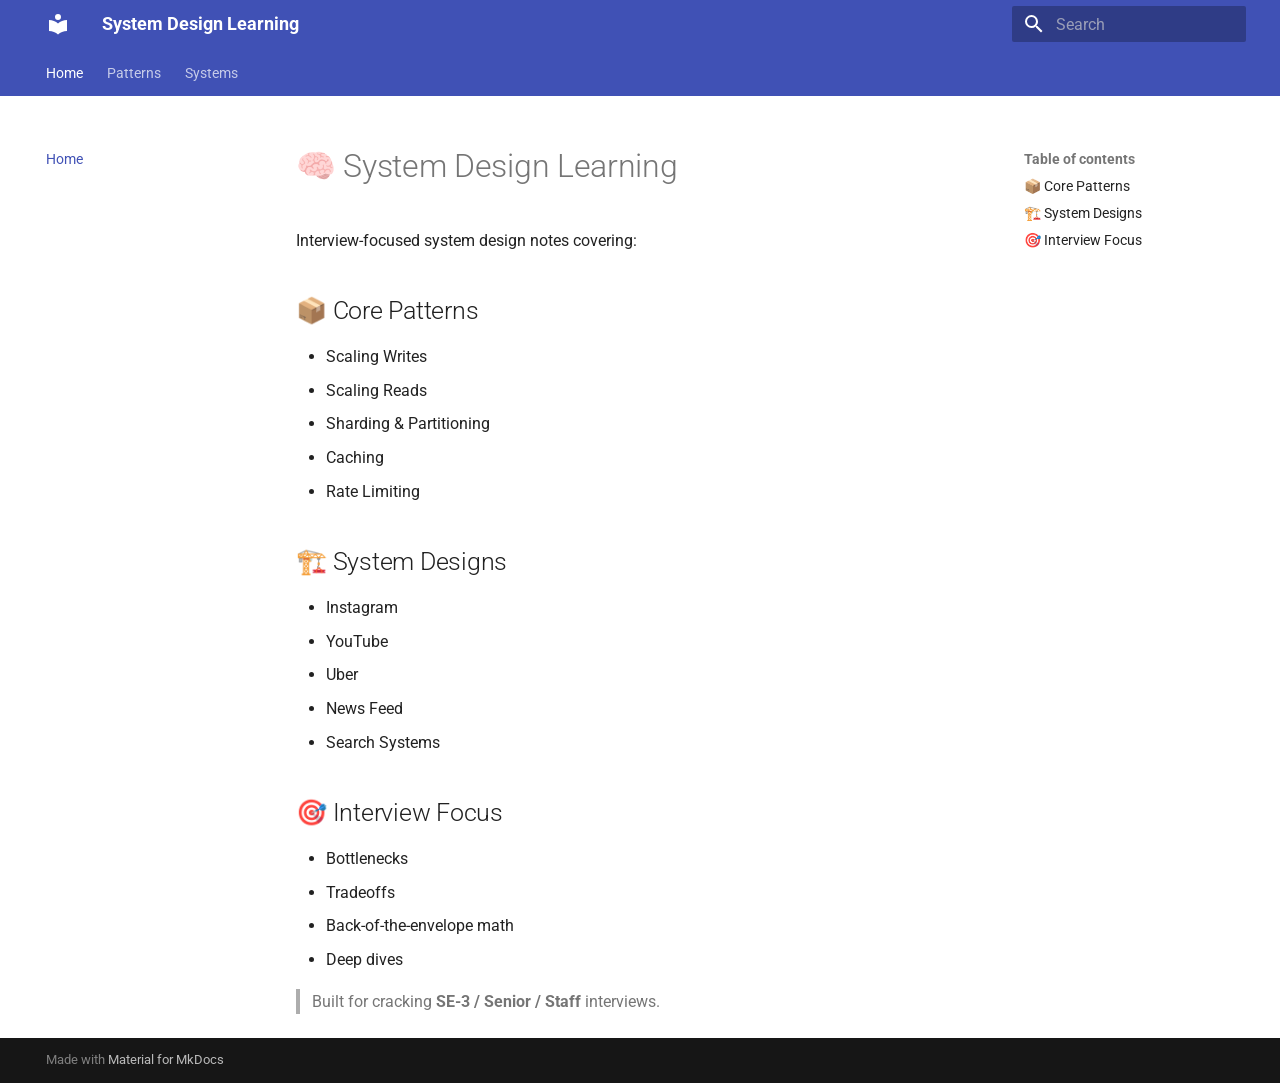
<file: index.html>
<!doctype html>
<html lang="en" class="no-js">
  <head>
    
      <meta charset="utf-8">
      <meta name="viewport" content="width=device-width,initial-scale=1">
      
      
      
        <link rel="canonical" href="https://sachinkumarjallundhra.github.io/system-design-learning/">
      
      
      
        <link rel="next" href="patterns/scaling-writes/">
      
      
        
      
      
      <link rel="icon" href="assets/images/favicon.png">
      <meta name="generator" content="mkdocs-1.6.1, mkdocs-material-9.7.1">
    
    
      
        <title>System Design Learning</title>
      
    
    
      <link rel="stylesheet" href="assets/stylesheets/main.484c7ddc.min.css">
      
      


    
    
      
    
    
      
        
        
        <link rel="preconnect" href="https://fonts.gstatic.com" crossorigin>
        <link rel="stylesheet" href="https://fonts.googleapis.com/css?family=Roboto:300,300i,400,400i,700,700i%7CRoboto+Mono:400,400i,700,700i&display=fallback">
        <style>:root{--md-text-font:"Roboto";--md-code-font:"Roboto Mono"}</style>
      
    
    
    <script>__md_scope=new URL(".",location),__md_hash=e=>[...e].reduce(((e,_)=>(e<<5)-e+_.charCodeAt(0)),0),__md_get=(e,_=localStorage,t=__md_scope)=>JSON.parse(_.getItem(t.pathname+"."+e)),__md_set=(e,_,t=localStorage,a=__md_scope)=>{try{t.setItem(a.pathname+"."+e,JSON.stringify(_))}catch(e){}}</script>
    
      

    
    
  </head>
  
  
    <body dir="ltr">
  
    
    <input class="md-toggle" data-md-toggle="drawer" type="checkbox" id="__drawer" autocomplete="off">
    <input class="md-toggle" data-md-toggle="search" type="checkbox" id="__search" autocomplete="off">
    <label class="md-overlay" for="__drawer"></label>
    <div data-md-component="skip">
      
        
        <a href="#system-design-learning" class="md-skip">
          Skip to content
        </a>
      
    </div>
    <div data-md-component="announce">
      
    </div>
    
    
      

<header class="md-header" data-md-component="header">
  <nav class="md-header__inner md-grid" aria-label="Header">
    <a href="." title="System Design Learning" class="md-header__button md-logo" aria-label="System Design Learning" data-md-component="logo">
      
  
  <svg xmlns="http://www.w3.org/2000/svg" viewBox="0 0 24 24"><path d="M12 8a3 3 0 0 0 3-3 3 3 0 0 0-3-3 3 3 0 0 0-3 3 3 3 0 0 0 3 3m0 3.54C9.64 9.35 6.5 8 3 8v11c3.5 0 6.64 1.35 9 3.54 2.36-2.19 5.5-3.54 9-3.54V8c-3.5 0-6.64 1.35-9 3.54"/></svg>

    </a>
    <label class="md-header__button md-icon" for="__drawer">
      
      <svg xmlns="http://www.w3.org/2000/svg" viewBox="0 0 24 24"><path d="M3 6h18v2H3zm0 5h18v2H3zm0 5h18v2H3z"/></svg>
    </label>
    <div class="md-header__title" data-md-component="header-title">
      <div class="md-header__ellipsis">
        <div class="md-header__topic">
          <span class="md-ellipsis">
            System Design Learning
          </span>
        </div>
        <div class="md-header__topic" data-md-component="header-topic">
          <span class="md-ellipsis">
            
              Home
            
          </span>
        </div>
      </div>
    </div>
    
    
      <script>var palette=__md_get("__palette");if(palette&&palette.color){if("(prefers-color-scheme)"===palette.color.media){var media=matchMedia("(prefers-color-scheme: light)"),input=document.querySelector(media.matches?"[data-md-color-media='(prefers-color-scheme: light)']":"[data-md-color-media='(prefers-color-scheme: dark)']");palette.color.media=input.getAttribute("data-md-color-media"),palette.color.scheme=input.getAttribute("data-md-color-scheme"),palette.color.primary=input.getAttribute("data-md-color-primary"),palette.color.accent=input.getAttribute("data-md-color-accent")}for(var[key,value]of Object.entries(palette.color))document.body.setAttribute("data-md-color-"+key,value)}</script>
    
    
    
      
      
        <label class="md-header__button md-icon" for="__search">
          
          <svg xmlns="http://www.w3.org/2000/svg" viewBox="0 0 24 24"><path d="M9.5 3A6.5 6.5 0 0 1 16 9.5c0 1.61-.59 3.09-1.56 4.23l.27.27h.79l5 5-1.5 1.5-5-5v-.79l-.27-.27A6.52 6.52 0 0 1 9.5 16 6.5 6.5 0 0 1 3 9.5 6.5 6.5 0 0 1 9.5 3m0 2C7 5 5 7 5 9.5S7 14 9.5 14 14 12 14 9.5 12 5 9.5 5"/></svg>
        </label>
        <div class="md-search" data-md-component="search" role="dialog">
  <label class="md-search__overlay" for="__search"></label>
  <div class="md-search__inner" role="search">
    <form class="md-search__form" name="search">
      <input type="text" class="md-search__input" name="query" aria-label="Search" placeholder="Search" autocapitalize="off" autocorrect="off" autocomplete="off" spellcheck="false" data-md-component="search-query" required>
      <label class="md-search__icon md-icon" for="__search">
        
        <svg xmlns="http://www.w3.org/2000/svg" viewBox="0 0 24 24"><path d="M9.5 3A6.5 6.5 0 0 1 16 9.5c0 1.61-.59 3.09-1.56 4.23l.27.27h.79l5 5-1.5 1.5-5-5v-.79l-.27-.27A6.52 6.52 0 0 1 9.5 16 6.5 6.5 0 0 1 3 9.5 6.5 6.5 0 0 1 9.5 3m0 2C7 5 5 7 5 9.5S7 14 9.5 14 14 12 14 9.5 12 5 9.5 5"/></svg>
        
        <svg xmlns="http://www.w3.org/2000/svg" viewBox="0 0 24 24"><path d="M20 11v2H8l5.5 5.5-1.42 1.42L4.16 12l7.92-7.92L13.5 5.5 8 11z"/></svg>
      </label>
      <nav class="md-search__options" aria-label="Search">
        
        <button type="reset" class="md-search__icon md-icon" title="Clear" aria-label="Clear" tabindex="-1">
          
          <svg xmlns="http://www.w3.org/2000/svg" viewBox="0 0 24 24"><path d="M19 6.41 17.59 5 12 10.59 6.41 5 5 6.41 10.59 12 5 17.59 6.41 19 12 13.41 17.59 19 19 17.59 13.41 12z"/></svg>
        </button>
      </nav>
      
    </form>
    <div class="md-search__output">
      <div class="md-search__scrollwrap" tabindex="0" data-md-scrollfix>
        <div class="md-search-result" data-md-component="search-result">
          <div class="md-search-result__meta">
            Initializing search
          </div>
          <ol class="md-search-result__list" role="presentation"></ol>
        </div>
      </div>
    </div>
  </div>
</div>
      
    
    
  </nav>
  
</header>
    
    <div class="md-container" data-md-component="container">
      
      
        
          
            
<nav class="md-tabs" aria-label="Tabs" data-md-component="tabs">
  <div class="md-grid">
    <ul class="md-tabs__list">
      
        
  
  
  
    
  
  
    <li class="md-tabs__item md-tabs__item--active">
      <a href="." class="md-tabs__link">
        
  
  
    
  
  Home

      </a>
    </li>
  

      
        
  
  
  
  
    
    
      <li class="md-tabs__item">
        <a href="patterns/scaling-writes/" class="md-tabs__link">
          
  
  
  Patterns

        </a>
      </li>
    
  

      
        
  
  
  
  
    
    
      <li class="md-tabs__item">
        <a href="systems/instagram.md" class="md-tabs__link">
          
  
  
  Systems

        </a>
      </li>
    
  

      
    </ul>
  </div>
</nav>
          
        
      
      <main class="md-main" data-md-component="main">
        <div class="md-main__inner md-grid">
          
            
              
              <div class="md-sidebar md-sidebar--primary" data-md-component="sidebar" data-md-type="navigation" >
                <div class="md-sidebar__scrollwrap">
                  <div class="md-sidebar__inner">
                    


  


<nav class="md-nav md-nav--primary md-nav--lifted" aria-label="Navigation" data-md-level="0">
  <label class="md-nav__title" for="__drawer">
    <a href="." title="System Design Learning" class="md-nav__button md-logo" aria-label="System Design Learning" data-md-component="logo">
      
  
  <svg xmlns="http://www.w3.org/2000/svg" viewBox="0 0 24 24"><path d="M12 8a3 3 0 0 0 3-3 3 3 0 0 0-3-3 3 3 0 0 0-3 3 3 3 0 0 0 3 3m0 3.54C9.64 9.35 6.5 8 3 8v11c3.5 0 6.64 1.35 9 3.54 2.36-2.19 5.5-3.54 9-3.54V8c-3.5 0-6.64 1.35-9 3.54"/></svg>

    </a>
    System Design Learning
  </label>
  
  <ul class="md-nav__list" data-md-scrollfix>
    
      
      
  
  
    
  
  
  
    <li class="md-nav__item md-nav__item--active">
      
      <input class="md-nav__toggle md-toggle" type="checkbox" id="__toc">
      
      
        
      
      
        <label class="md-nav__link md-nav__link--active" for="__toc">
          
  
  
  <span class="md-ellipsis">
    
  
    Home
  

    
  </span>
  
  

          <span class="md-nav__icon md-icon"></span>
        </label>
      
      <a href="." class="md-nav__link md-nav__link--active">
        
  
  
  <span class="md-ellipsis">
    
  
    Home
  

    
  </span>
  
  

      </a>
      
        

<nav class="md-nav md-nav--secondary" aria-label="Table of contents">
  
  
  
    
  
  
    <label class="md-nav__title" for="__toc">
      <span class="md-nav__icon md-icon"></span>
      Table of contents
    </label>
    <ul class="md-nav__list" data-md-component="toc" data-md-scrollfix>
      
        <li class="md-nav__item">
  <a href="#core-patterns" class="md-nav__link">
    <span class="md-ellipsis">
      
        📦 Core Patterns
      
    </span>
  </a>
  
</li>
      
        <li class="md-nav__item">
  <a href="#system-designs" class="md-nav__link">
    <span class="md-ellipsis">
      
        🏗️ System Designs
      
    </span>
  </a>
  
</li>
      
        <li class="md-nav__item">
  <a href="#interview-focus" class="md-nav__link">
    <span class="md-ellipsis">
      
        🎯 Interview Focus
      
    </span>
  </a>
  
</li>
      
    </ul>
  
</nav>
      
    </li>
  

    
      
      
  
  
  
  
    
    
    
    
      
      
        
      
    
    
    <li class="md-nav__item md-nav__item--nested">
      
        
        
        <input class="md-nav__toggle md-toggle " type="checkbox" id="__nav_2" >
        
          
          <label class="md-nav__link" for="__nav_2" id="__nav_2_label" tabindex="0">
            
  
  
  <span class="md-ellipsis">
    
  
    Patterns
  

    
  </span>
  
  

            <span class="md-nav__icon md-icon"></span>
          </label>
        
        <nav class="md-nav" data-md-level="1" aria-labelledby="__nav_2_label" aria-expanded="false">
          <label class="md-nav__title" for="__nav_2">
            <span class="md-nav__icon md-icon"></span>
            
  
    Patterns
  

          </label>
          <ul class="md-nav__list" data-md-scrollfix>
            
              
                
  
  
  
  
    <li class="md-nav__item">
      <a href="patterns/scaling-writes/" class="md-nav__link">
        
  
  
  <span class="md-ellipsis">
    
  
    Scaling Writes
  

    
  </span>
  
  

      </a>
    </li>
  

              
            
          </ul>
        </nav>
      
    </li>
  

    
      
      
  
  
  
  
    
    
    
    
      
      
        
      
    
    
    <li class="md-nav__item md-nav__item--nested">
      
        
        
        <input class="md-nav__toggle md-toggle " type="checkbox" id="__nav_3" >
        
          
          <label class="md-nav__link" for="__nav_3" id="__nav_3_label" tabindex="0">
            
  
  
  <span class="md-ellipsis">
    
  
    Systems
  

    
  </span>
  
  

            <span class="md-nav__icon md-icon"></span>
          </label>
        
        <nav class="md-nav" data-md-level="1" aria-labelledby="__nav_3_label" aria-expanded="false">
          <label class="md-nav__title" for="__nav_3">
            <span class="md-nav__icon md-icon"></span>
            
  
    Systems
  

          </label>
          <ul class="md-nav__list" data-md-scrollfix>
            
              
                
  
  
  
  
    <li class="md-nav__item">
      <a href="systems/instagram.md" class="md-nav__link">
        
  
  
  <span class="md-ellipsis">
    
  
    Instagram
  

    
  </span>
  
  

      </a>
    </li>
  

              
            
              
                
  
  
  
  
    <li class="md-nav__item">
      <a href="systems/youtube.md" class="md-nav__link">
        
  
  
  <span class="md-ellipsis">
    
  
    YouTube
  

    
  </span>
  
  

      </a>
    </li>
  

              
            
          </ul>
        </nav>
      
    </li>
  

    
  </ul>
</nav>
                  </div>
                </div>
              </div>
            
            
              
              <div class="md-sidebar md-sidebar--secondary" data-md-component="sidebar" data-md-type="toc" >
                <div class="md-sidebar__scrollwrap">
                  <div class="md-sidebar__inner">
                    

<nav class="md-nav md-nav--secondary" aria-label="Table of contents">
  
  
  
    
  
  
    <label class="md-nav__title" for="__toc">
      <span class="md-nav__icon md-icon"></span>
      Table of contents
    </label>
    <ul class="md-nav__list" data-md-component="toc" data-md-scrollfix>
      
        <li class="md-nav__item">
  <a href="#core-patterns" class="md-nav__link">
    <span class="md-ellipsis">
      
        📦 Core Patterns
      
    </span>
  </a>
  
</li>
      
        <li class="md-nav__item">
  <a href="#system-designs" class="md-nav__link">
    <span class="md-ellipsis">
      
        🏗️ System Designs
      
    </span>
  </a>
  
</li>
      
        <li class="md-nav__item">
  <a href="#interview-focus" class="md-nav__link">
    <span class="md-ellipsis">
      
        🎯 Interview Focus
      
    </span>
  </a>
  
</li>
      
    </ul>
  
</nav>
                  </div>
                </div>
              </div>
            
          
          
            <div class="md-content" data-md-component="content">
              
              <article class="md-content__inner md-typeset">
                
                  



<h1 id="system-design-learning">🧠 System Design Learning<a class="headerlink" href="#system-design-learning" title="Permanent link">&para;</a></h1>
<p>Interview-focused system design notes covering:</p>
<h2 id="core-patterns">📦 Core Patterns<a class="headerlink" href="#core-patterns" title="Permanent link">&para;</a></h2>
<ul>
<li>Scaling Writes</li>
<li>Scaling Reads</li>
<li>Sharding &amp; Partitioning</li>
<li>Caching</li>
<li>Rate Limiting</li>
</ul>
<h2 id="system-designs">🏗️ System Designs<a class="headerlink" href="#system-designs" title="Permanent link">&para;</a></h2>
<ul>
<li>Instagram</li>
<li>YouTube</li>
<li>Uber</li>
<li>News Feed</li>
<li>Search Systems</li>
</ul>
<h2 id="interview-focus">🎯 Interview Focus<a class="headerlink" href="#interview-focus" title="Permanent link">&para;</a></h2>
<ul>
<li>Bottlenecks</li>
<li>Tradeoffs</li>
<li>Back-of-the-envelope math</li>
<li>Deep dives</li>
</ul>
<blockquote>
<p>Built for cracking <strong>SE-3 / Senior / Staff</strong> interviews.</p>
</blockquote>












                
              </article>
            </div>
          
          
<script>var target=document.getElementById(location.hash.slice(1));target&&target.name&&(target.checked=target.name.startsWith("__tabbed_"))</script>
        </div>
        
          <button type="button" class="md-top md-icon" data-md-component="top" hidden>
  
  <svg xmlns="http://www.w3.org/2000/svg" viewBox="0 0 24 24"><path d="M13 20h-2V8l-5.5 5.5-1.42-1.42L12 4.16l7.92 7.92-1.42 1.42L13 8z"/></svg>
  Back to top
</button>
        
      </main>
      
        <footer class="md-footer">
  
  <div class="md-footer-meta md-typeset">
    <div class="md-footer-meta__inner md-grid">
      <div class="md-copyright">
  
  
    Made with
    <a href="https://squidfunk.github.io/mkdocs-material/" target="_blank" rel="noopener">
      Material for MkDocs
    </a>
  
</div>
      
    </div>
  </div>
</footer>
      
    </div>
    <div class="md-dialog" data-md-component="dialog">
      <div class="md-dialog__inner md-typeset"></div>
    </div>
    
    
    
      
      
      <script id="__config" type="application/json">{"annotate": null, "base": ".", "features": ["navigation.tabs", "navigation.sections", "navigation.top", "search.highlight", "content.code.copy"], "search": "assets/javascripts/workers/search.2c215733.min.js", "tags": null, "translations": {"clipboard.copied": "Copied to clipboard", "clipboard.copy": "Copy to clipboard", "search.result.more.one": "1 more on this page", "search.result.more.other": "# more on this page", "search.result.none": "No matching documents", "search.result.one": "1 matching document", "search.result.other": "# matching documents", "search.result.placeholder": "Type to start searching", "search.result.term.missing": "Missing", "select.version": "Select version"}, "version": null}</script>
    
    
      <script src="assets/javascripts/bundle.79ae519e.min.js"></script>
      
    
  </body>
</html>
</file>
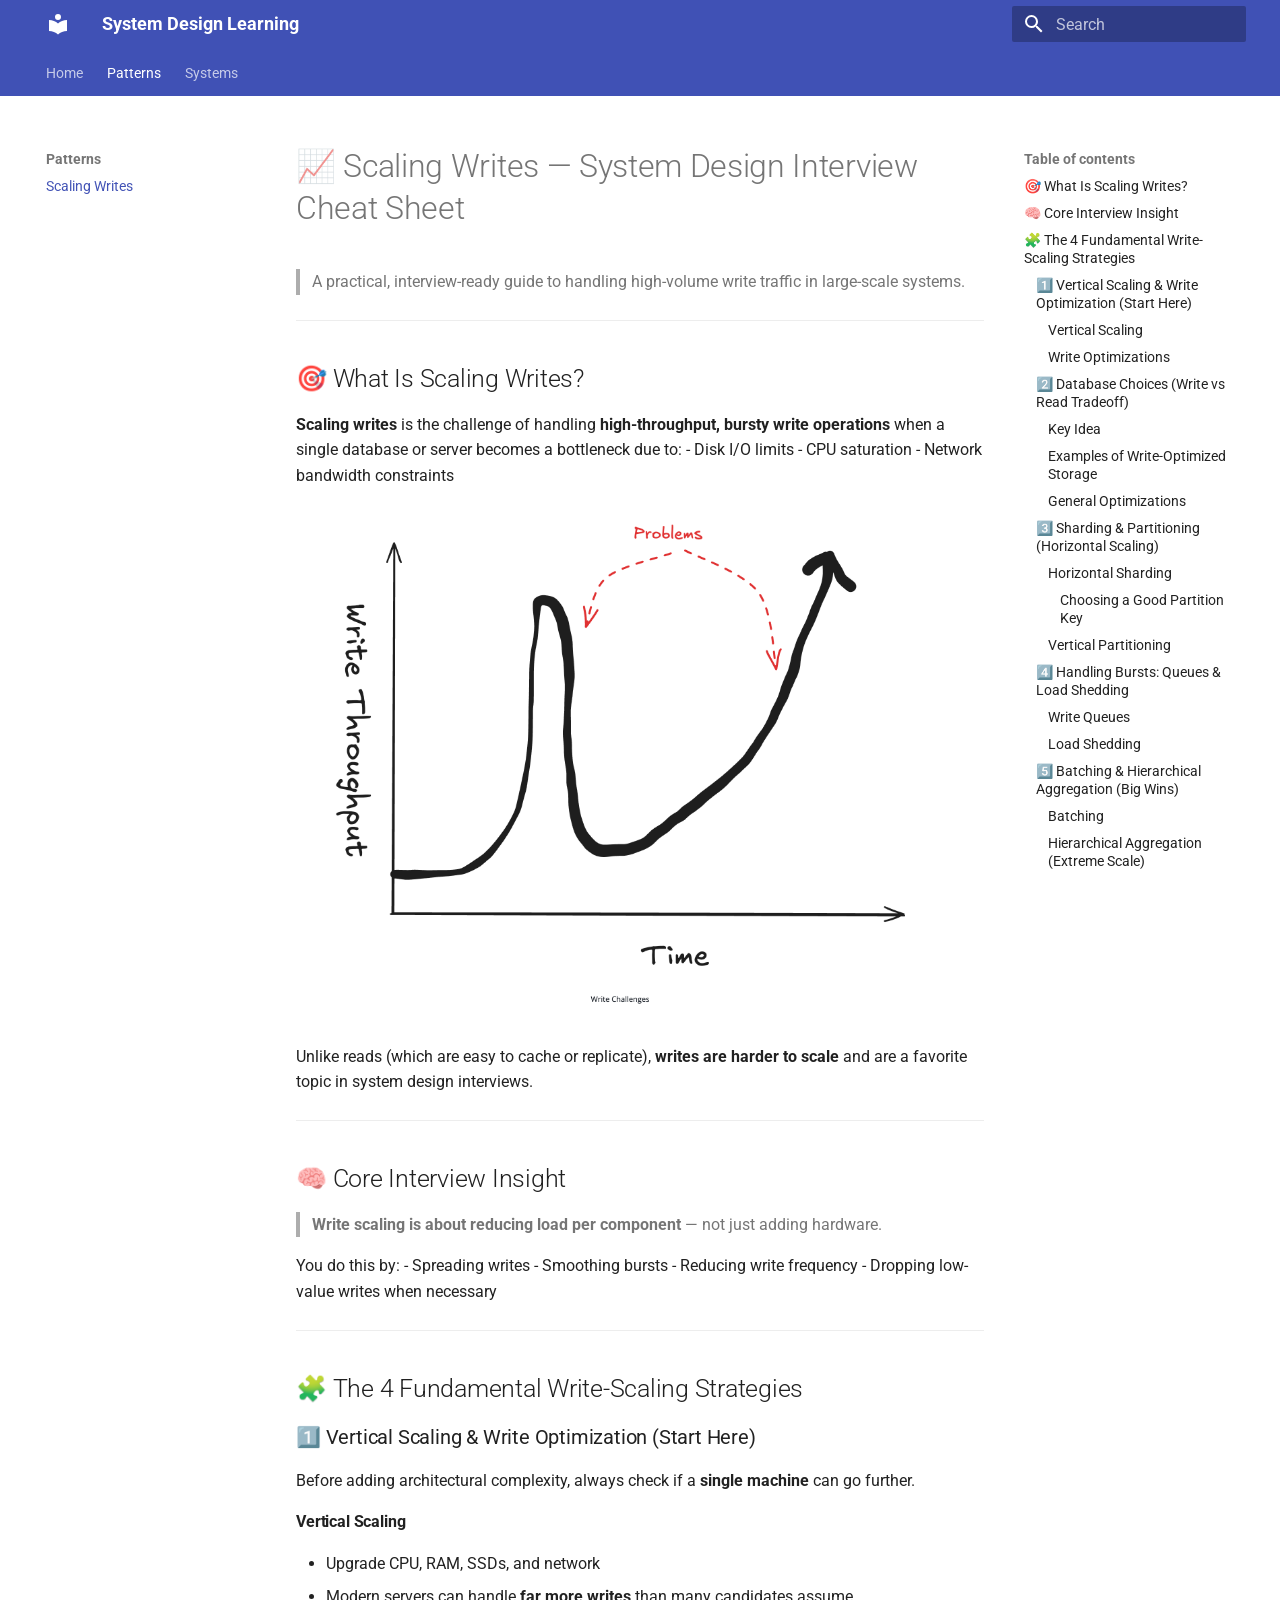
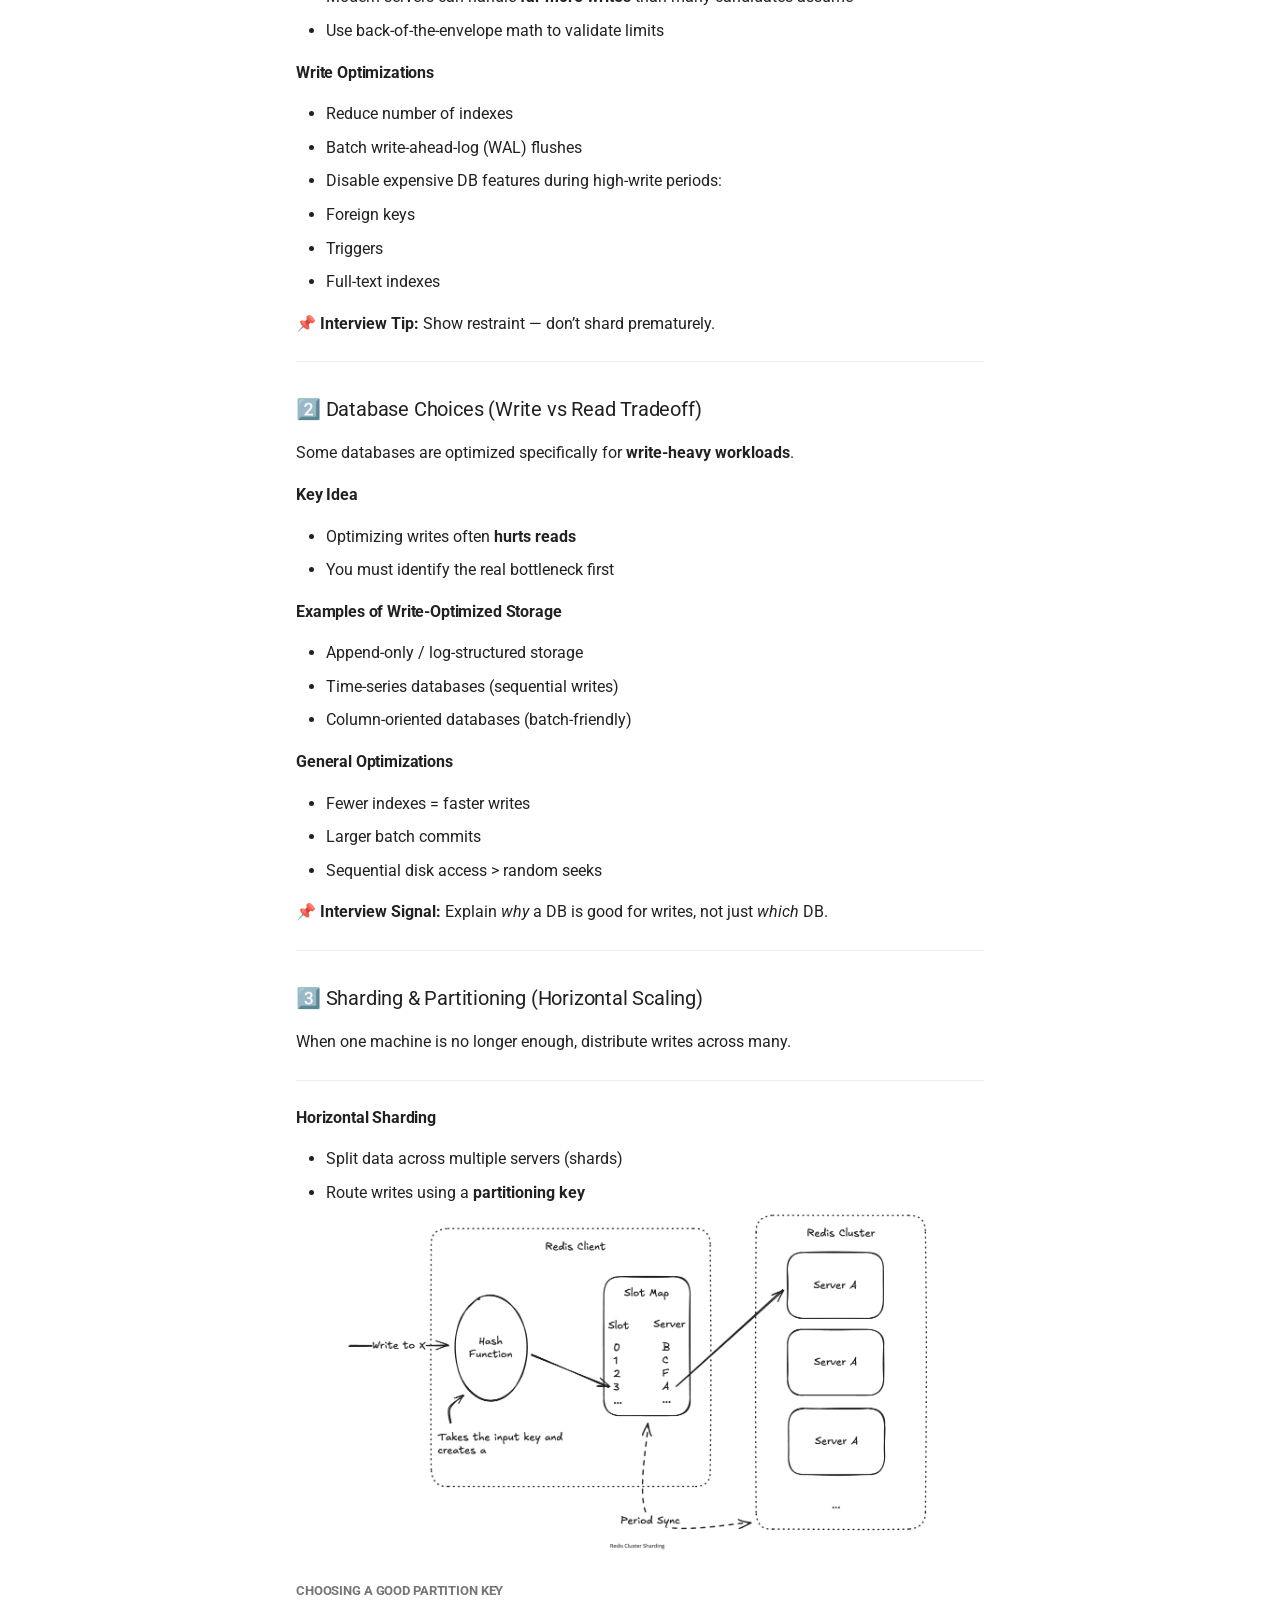
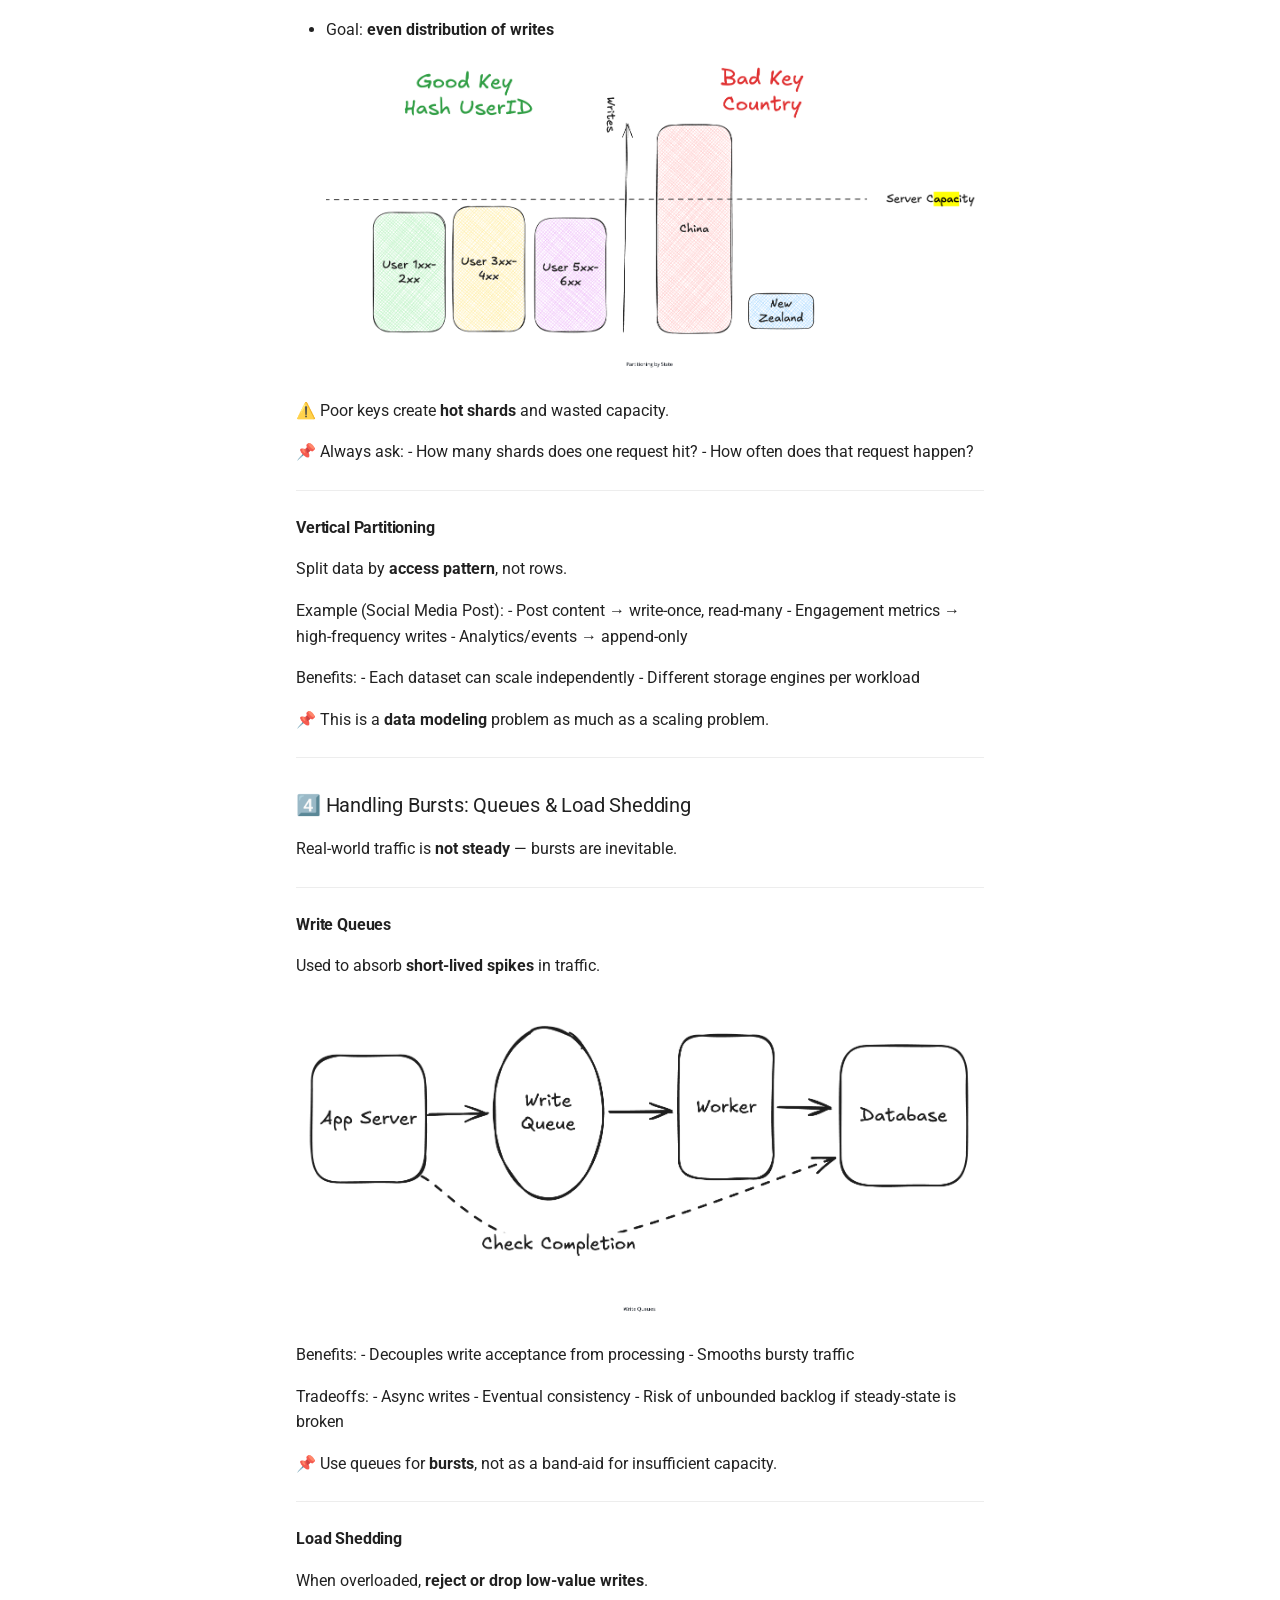
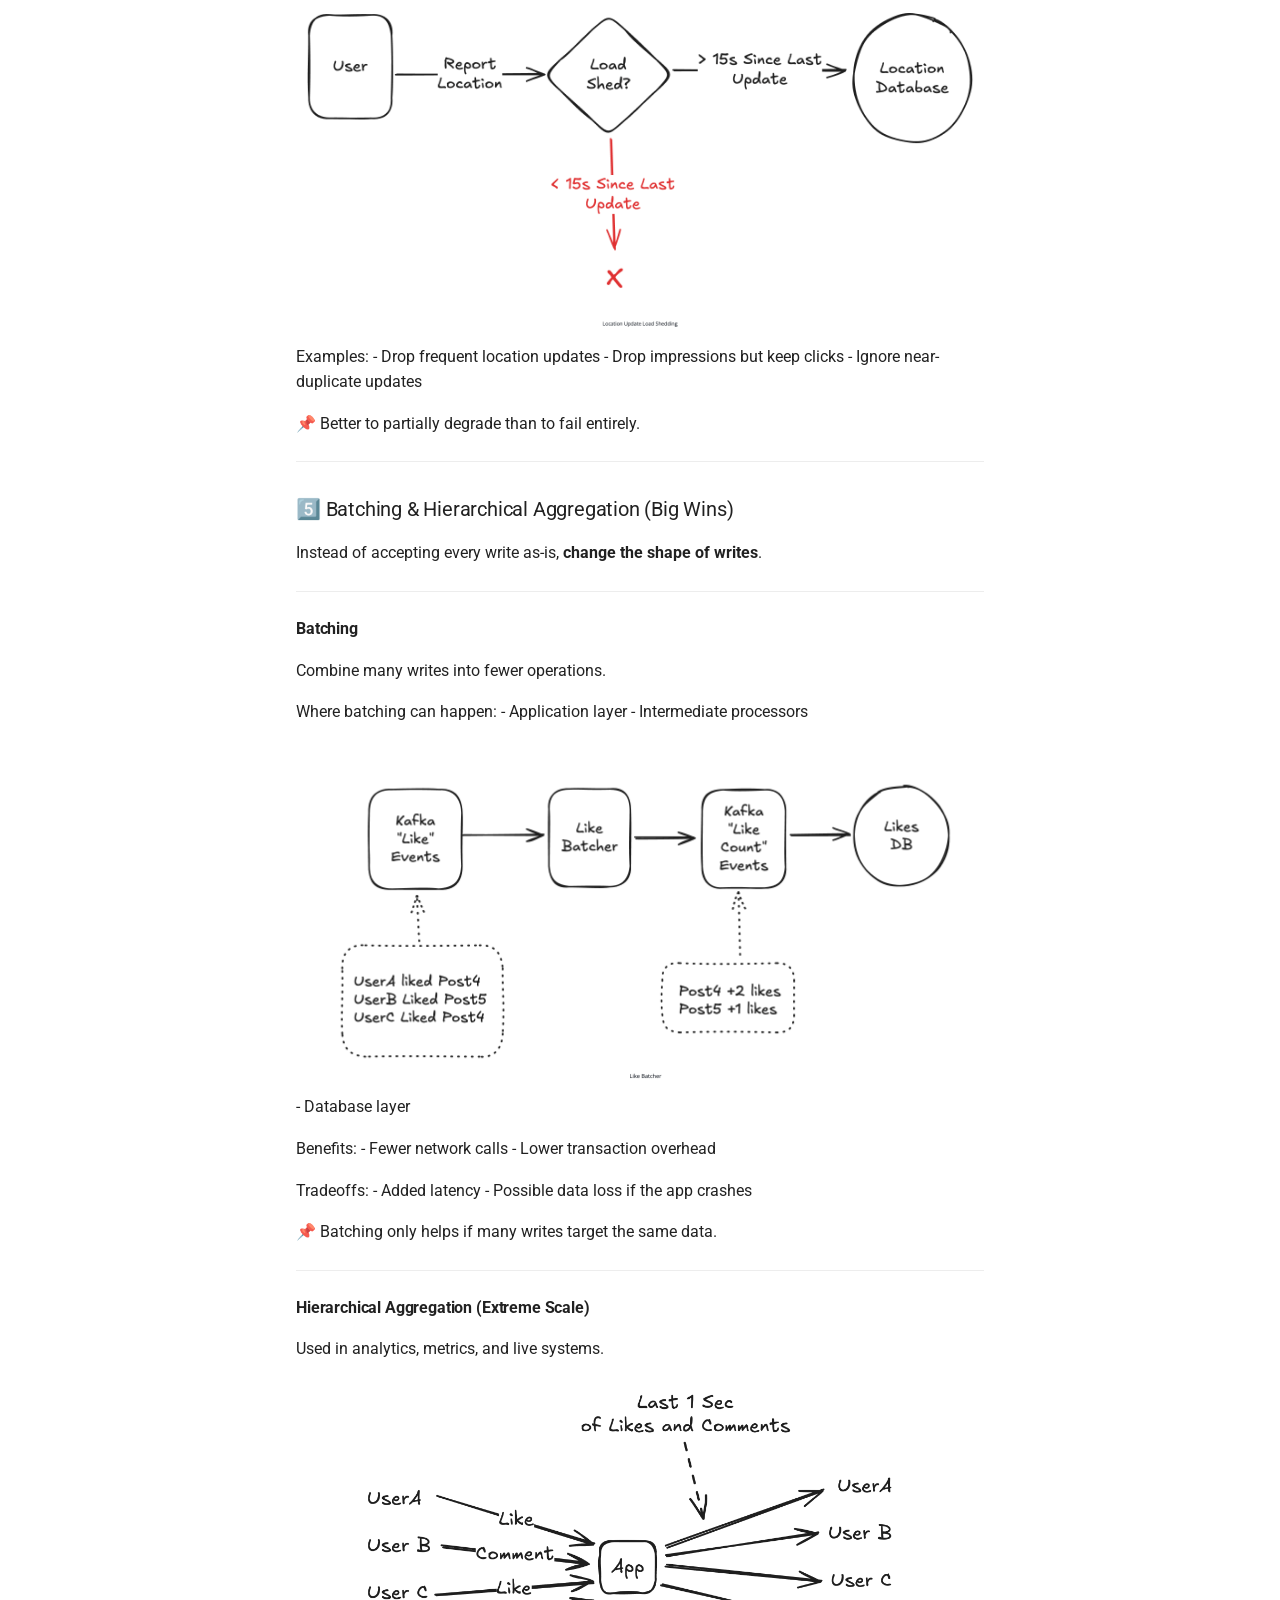
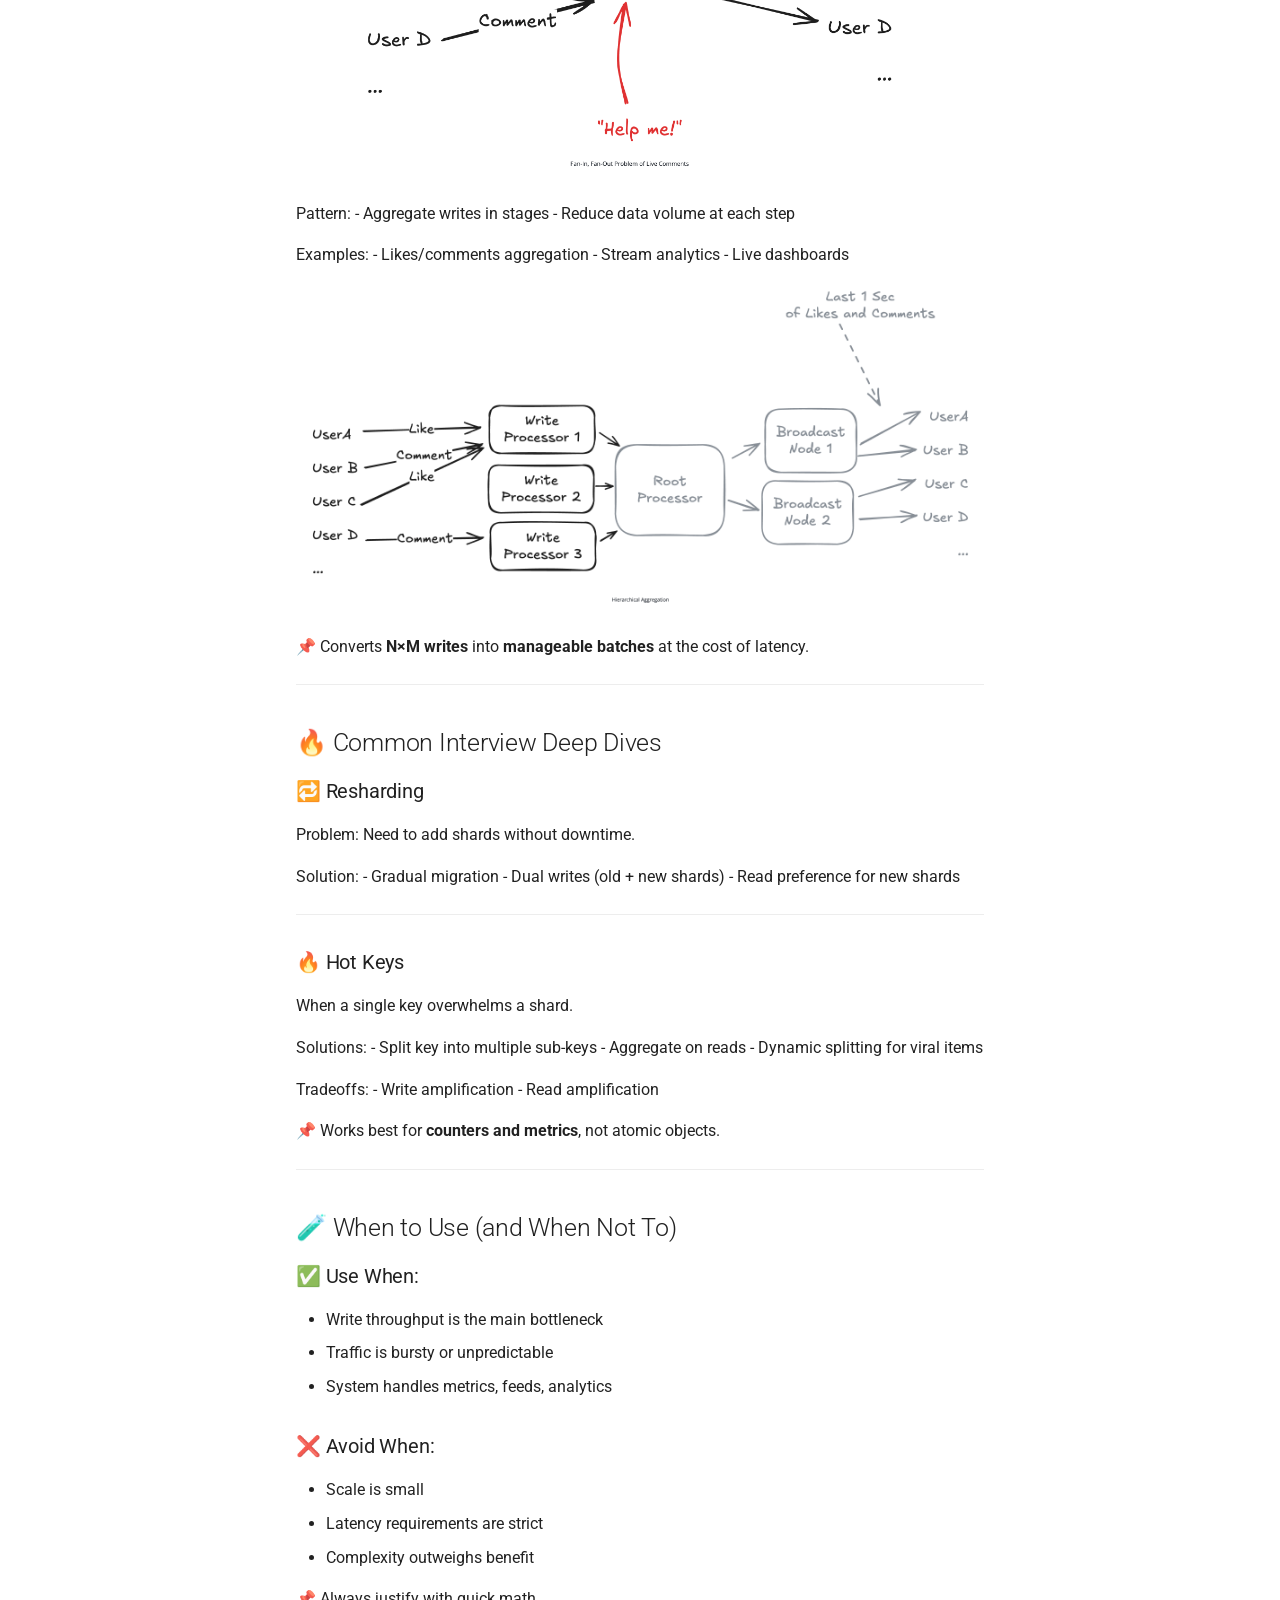
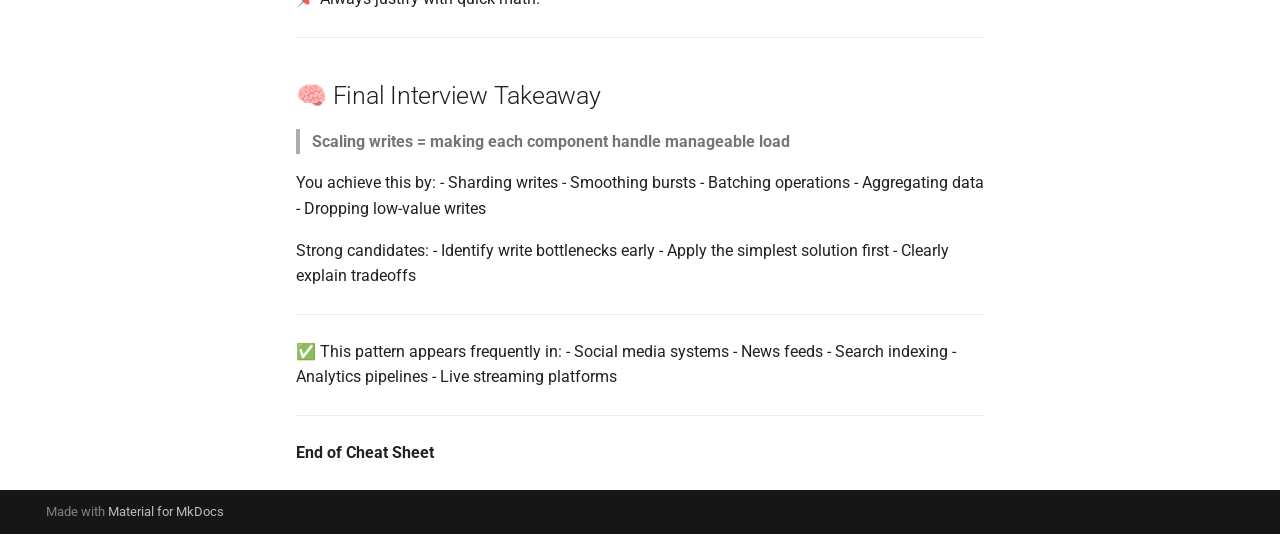
<file: patterns/scaling-writes/index.html>
<!doctype html>
<html lang="en" class="no-js">
  <head>
    
      <meta charset="utf-8">
      <meta name="viewport" content="width=device-width,initial-scale=1">
      
      
      
        <link rel="canonical" href="https://sachinkumarjallundhra.github.io/system-design-learning/patterns/scaling-writes/">
      
      
        <link rel="prev" href="../..">
      
      
      
        
      
      
      <link rel="icon" href="../../assets/images/favicon.png">
      <meta name="generator" content="mkdocs-1.6.1, mkdocs-material-9.7.1">
    
    
      
        <title>Scaling Writes - System Design Learning</title>
      
    
    
      <link rel="stylesheet" href="../../assets/stylesheets/main.484c7ddc.min.css">
      
      


    
    
      
    
    
      
        
        
        <link rel="preconnect" href="https://fonts.gstatic.com" crossorigin>
        <link rel="stylesheet" href="https://fonts.googleapis.com/css?family=Roboto:300,300i,400,400i,700,700i%7CRoboto+Mono:400,400i,700,700i&display=fallback">
        <style>:root{--md-text-font:"Roboto";--md-code-font:"Roboto Mono"}</style>
      
    
    
    <script>__md_scope=new URL("../..",location),__md_hash=e=>[...e].reduce(((e,_)=>(e<<5)-e+_.charCodeAt(0)),0),__md_get=(e,_=localStorage,t=__md_scope)=>JSON.parse(_.getItem(t.pathname+"."+e)),__md_set=(e,_,t=localStorage,a=__md_scope)=>{try{t.setItem(a.pathname+"."+e,JSON.stringify(_))}catch(e){}}</script>
    
      

    
    
  </head>
  
  
    <body dir="ltr">
  
    
    <input class="md-toggle" data-md-toggle="drawer" type="checkbox" id="__drawer" autocomplete="off">
    <input class="md-toggle" data-md-toggle="search" type="checkbox" id="__search" autocomplete="off">
    <label class="md-overlay" for="__drawer"></label>
    <div data-md-component="skip">
      
        
        <a href="#scaling-writes-system-design-interview-cheat-sheet" class="md-skip">
          Skip to content
        </a>
      
    </div>
    <div data-md-component="announce">
      
    </div>
    
    
      

<header class="md-header" data-md-component="header">
  <nav class="md-header__inner md-grid" aria-label="Header">
    <a href="../.." title="System Design Learning" class="md-header__button md-logo" aria-label="System Design Learning" data-md-component="logo">
      
  
  <svg xmlns="http://www.w3.org/2000/svg" viewBox="0 0 24 24"><path d="M12 8a3 3 0 0 0 3-3 3 3 0 0 0-3-3 3 3 0 0 0-3 3 3 3 0 0 0 3 3m0 3.54C9.64 9.35 6.5 8 3 8v11c3.5 0 6.64 1.35 9 3.54 2.36-2.19 5.5-3.54 9-3.54V8c-3.5 0-6.64 1.35-9 3.54"/></svg>

    </a>
    <label class="md-header__button md-icon" for="__drawer">
      
      <svg xmlns="http://www.w3.org/2000/svg" viewBox="0 0 24 24"><path d="M3 6h18v2H3zm0 5h18v2H3zm0 5h18v2H3z"/></svg>
    </label>
    <div class="md-header__title" data-md-component="header-title">
      <div class="md-header__ellipsis">
        <div class="md-header__topic">
          <span class="md-ellipsis">
            System Design Learning
          </span>
        </div>
        <div class="md-header__topic" data-md-component="header-topic">
          <span class="md-ellipsis">
            
              Scaling Writes
            
          </span>
        </div>
      </div>
    </div>
    
    
      <script>var palette=__md_get("__palette");if(palette&&palette.color){if("(prefers-color-scheme)"===palette.color.media){var media=matchMedia("(prefers-color-scheme: light)"),input=document.querySelector(media.matches?"[data-md-color-media='(prefers-color-scheme: light)']":"[data-md-color-media='(prefers-color-scheme: dark)']");palette.color.media=input.getAttribute("data-md-color-media"),palette.color.scheme=input.getAttribute("data-md-color-scheme"),palette.color.primary=input.getAttribute("data-md-color-primary"),palette.color.accent=input.getAttribute("data-md-color-accent")}for(var[key,value]of Object.entries(palette.color))document.body.setAttribute("data-md-color-"+key,value)}</script>
    
    
    
      
      
        <label class="md-header__button md-icon" for="__search">
          
          <svg xmlns="http://www.w3.org/2000/svg" viewBox="0 0 24 24"><path d="M9.5 3A6.5 6.5 0 0 1 16 9.5c0 1.61-.59 3.09-1.56 4.23l.27.27h.79l5 5-1.5 1.5-5-5v-.79l-.27-.27A6.52 6.52 0 0 1 9.5 16 6.5 6.5 0 0 1 3 9.5 6.5 6.5 0 0 1 9.5 3m0 2C7 5 5 7 5 9.5S7 14 9.5 14 14 12 14 9.5 12 5 9.5 5"/></svg>
        </label>
        <div class="md-search" data-md-component="search" role="dialog">
  <label class="md-search__overlay" for="__search"></label>
  <div class="md-search__inner" role="search">
    <form class="md-search__form" name="search">
      <input type="text" class="md-search__input" name="query" aria-label="Search" placeholder="Search" autocapitalize="off" autocorrect="off" autocomplete="off" spellcheck="false" data-md-component="search-query" required>
      <label class="md-search__icon md-icon" for="__search">
        
        <svg xmlns="http://www.w3.org/2000/svg" viewBox="0 0 24 24"><path d="M9.5 3A6.5 6.5 0 0 1 16 9.5c0 1.61-.59 3.09-1.56 4.23l.27.27h.79l5 5-1.5 1.5-5-5v-.79l-.27-.27A6.52 6.52 0 0 1 9.5 16 6.5 6.5 0 0 1 3 9.5 6.5 6.5 0 0 1 9.5 3m0 2C7 5 5 7 5 9.5S7 14 9.5 14 14 12 14 9.5 12 5 9.5 5"/></svg>
        
        <svg xmlns="http://www.w3.org/2000/svg" viewBox="0 0 24 24"><path d="M20 11v2H8l5.5 5.5-1.42 1.42L4.16 12l7.92-7.92L13.5 5.5 8 11z"/></svg>
      </label>
      <nav class="md-search__options" aria-label="Search">
        
        <button type="reset" class="md-search__icon md-icon" title="Clear" aria-label="Clear" tabindex="-1">
          
          <svg xmlns="http://www.w3.org/2000/svg" viewBox="0 0 24 24"><path d="M19 6.41 17.59 5 12 10.59 6.41 5 5 6.41 10.59 12 5 17.59 6.41 19 12 13.41 17.59 19 19 17.59 13.41 12z"/></svg>
        </button>
      </nav>
      
    </form>
    <div class="md-search__output">
      <div class="md-search__scrollwrap" tabindex="0" data-md-scrollfix>
        <div class="md-search-result" data-md-component="search-result">
          <div class="md-search-result__meta">
            Initializing search
          </div>
          <ol class="md-search-result__list" role="presentation"></ol>
        </div>
      </div>
    </div>
  </div>
</div>
      
    
    
  </nav>
  
</header>
    
    <div class="md-container" data-md-component="container">
      
      
        
          
            
<nav class="md-tabs" aria-label="Tabs" data-md-component="tabs">
  <div class="md-grid">
    <ul class="md-tabs__list">
      
        
  
  
  
  
    <li class="md-tabs__item">
      <a href="../.." class="md-tabs__link">
        
  
  
    
  
  Home

      </a>
    </li>
  

      
        
  
  
  
    
  
  
    
    
      <li class="md-tabs__item md-tabs__item--active">
        <a href="./" class="md-tabs__link">
          
  
  
  Patterns

        </a>
      </li>
    
  

      
        
  
  
  
  
    
    
      <li class="md-tabs__item">
        <a href="../../systems/instagram.md" class="md-tabs__link">
          
  
  
  Systems

        </a>
      </li>
    
  

      
    </ul>
  </div>
</nav>
          
        
      
      <main class="md-main" data-md-component="main">
        <div class="md-main__inner md-grid">
          
            
              
              <div class="md-sidebar md-sidebar--primary" data-md-component="sidebar" data-md-type="navigation" >
                <div class="md-sidebar__scrollwrap">
                  <div class="md-sidebar__inner">
                    


  


<nav class="md-nav md-nav--primary md-nav--lifted" aria-label="Navigation" data-md-level="0">
  <label class="md-nav__title" for="__drawer">
    <a href="../.." title="System Design Learning" class="md-nav__button md-logo" aria-label="System Design Learning" data-md-component="logo">
      
  
  <svg xmlns="http://www.w3.org/2000/svg" viewBox="0 0 24 24"><path d="M12 8a3 3 0 0 0 3-3 3 3 0 0 0-3-3 3 3 0 0 0-3 3 3 3 0 0 0 3 3m0 3.54C9.64 9.35 6.5 8 3 8v11c3.5 0 6.64 1.35 9 3.54 2.36-2.19 5.5-3.54 9-3.54V8c-3.5 0-6.64 1.35-9 3.54"/></svg>

    </a>
    System Design Learning
  </label>
  
  <ul class="md-nav__list" data-md-scrollfix>
    
      
      
  
  
  
  
    <li class="md-nav__item">
      <a href="../.." class="md-nav__link">
        
  
  
  <span class="md-ellipsis">
    
  
    Home
  

    
  </span>
  
  

      </a>
    </li>
  

    
      
      
  
  
    
  
  
  
    
    
    
    
      
        
        
      
      
        
      
    
    
    <li class="md-nav__item md-nav__item--active md-nav__item--section md-nav__item--nested">
      
        
        
        <input class="md-nav__toggle md-toggle " type="checkbox" id="__nav_2" checked>
        
          
          <label class="md-nav__link" for="__nav_2" id="__nav_2_label" tabindex="">
            
  
  
  <span class="md-ellipsis">
    
  
    Patterns
  

    
  </span>
  
  

            <span class="md-nav__icon md-icon"></span>
          </label>
        
        <nav class="md-nav" data-md-level="1" aria-labelledby="__nav_2_label" aria-expanded="true">
          <label class="md-nav__title" for="__nav_2">
            <span class="md-nav__icon md-icon"></span>
            
  
    Patterns
  

          </label>
          <ul class="md-nav__list" data-md-scrollfix>
            
              
                
  
  
    
  
  
  
    <li class="md-nav__item md-nav__item--active">
      
      <input class="md-nav__toggle md-toggle" type="checkbox" id="__toc">
      
      
        
      
      
        <label class="md-nav__link md-nav__link--active" for="__toc">
          
  
  
  <span class="md-ellipsis">
    
  
    Scaling Writes
  

    
  </span>
  
  

          <span class="md-nav__icon md-icon"></span>
        </label>
      
      <a href="./" class="md-nav__link md-nav__link--active">
        
  
  
  <span class="md-ellipsis">
    
  
    Scaling Writes
  

    
  </span>
  
  

      </a>
      
        

<nav class="md-nav md-nav--secondary" aria-label="Table of contents">
  
  
  
    
  
  
    <label class="md-nav__title" for="__toc">
      <span class="md-nav__icon md-icon"></span>
      Table of contents
    </label>
    <ul class="md-nav__list" data-md-component="toc" data-md-scrollfix>
      
        <li class="md-nav__item">
  <a href="#what-is-scaling-writes" class="md-nav__link">
    <span class="md-ellipsis">
      
        🎯 What Is Scaling Writes?
      
    </span>
  </a>
  
</li>
      
        <li class="md-nav__item">
  <a href="#core-interview-insight" class="md-nav__link">
    <span class="md-ellipsis">
      
        🧠 Core Interview Insight
      
    </span>
  </a>
  
</li>
      
        <li class="md-nav__item">
  <a href="#the-4-fundamental-write-scaling-strategies" class="md-nav__link">
    <span class="md-ellipsis">
      
        🧩 The 4 Fundamental Write-Scaling Strategies
      
    </span>
  </a>
  
    <nav class="md-nav" aria-label="🧩 The 4 Fundamental Write-Scaling Strategies">
      <ul class="md-nav__list">
        
          <li class="md-nav__item">
  <a href="#1-vertical-scaling-write-optimization-start-here" class="md-nav__link">
    <span class="md-ellipsis">
      
        1️⃣ Vertical Scaling &amp; Write Optimization (Start Here)
      
    </span>
  </a>
  
    <nav class="md-nav" aria-label="1️⃣ Vertical Scaling &amp; Write Optimization (Start Here)">
      <ul class="md-nav__list">
        
          <li class="md-nav__item">
  <a href="#vertical-scaling" class="md-nav__link">
    <span class="md-ellipsis">
      
        Vertical Scaling
      
    </span>
  </a>
  
</li>
        
          <li class="md-nav__item">
  <a href="#write-optimizations" class="md-nav__link">
    <span class="md-ellipsis">
      
        Write Optimizations
      
    </span>
  </a>
  
</li>
        
      </ul>
    </nav>
  
</li>
        
          <li class="md-nav__item">
  <a href="#2-database-choices-write-vs-read-tradeoff" class="md-nav__link">
    <span class="md-ellipsis">
      
        2️⃣ Database Choices (Write vs Read Tradeoff)
      
    </span>
  </a>
  
    <nav class="md-nav" aria-label="2️⃣ Database Choices (Write vs Read Tradeoff)">
      <ul class="md-nav__list">
        
          <li class="md-nav__item">
  <a href="#key-idea" class="md-nav__link">
    <span class="md-ellipsis">
      
        Key Idea
      
    </span>
  </a>
  
</li>
        
          <li class="md-nav__item">
  <a href="#examples-of-write-optimized-storage" class="md-nav__link">
    <span class="md-ellipsis">
      
        Examples of Write-Optimized Storage
      
    </span>
  </a>
  
</li>
        
          <li class="md-nav__item">
  <a href="#general-optimizations" class="md-nav__link">
    <span class="md-ellipsis">
      
        General Optimizations
      
    </span>
  </a>
  
</li>
        
      </ul>
    </nav>
  
</li>
        
          <li class="md-nav__item">
  <a href="#3-sharding-partitioning-horizontal-scaling" class="md-nav__link">
    <span class="md-ellipsis">
      
        3️⃣ Sharding &amp; Partitioning (Horizontal Scaling)
      
    </span>
  </a>
  
    <nav class="md-nav" aria-label="3️⃣ Sharding &amp; Partitioning (Horizontal Scaling)">
      <ul class="md-nav__list">
        
          <li class="md-nav__item">
  <a href="#horizontal-sharding" class="md-nav__link">
    <span class="md-ellipsis">
      
        Horizontal Sharding
      
    </span>
  </a>
  
    <nav class="md-nav" aria-label="Horizontal Sharding">
      <ul class="md-nav__list">
        
          <li class="md-nav__item">
  <a href="#choosing-a-good-partition-key" class="md-nav__link">
    <span class="md-ellipsis">
      
        Choosing a Good Partition Key
      
    </span>
  </a>
  
</li>
        
      </ul>
    </nav>
  
</li>
        
          <li class="md-nav__item">
  <a href="#vertical-partitioning" class="md-nav__link">
    <span class="md-ellipsis">
      
        Vertical Partitioning
      
    </span>
  </a>
  
</li>
        
      </ul>
    </nav>
  
</li>
        
          <li class="md-nav__item">
  <a href="#4-handling-bursts-queues-load-shedding" class="md-nav__link">
    <span class="md-ellipsis">
      
        4️⃣ Handling Bursts: Queues &amp; Load Shedding
      
    </span>
  </a>
  
    <nav class="md-nav" aria-label="4️⃣ Handling Bursts: Queues &amp; Load Shedding">
      <ul class="md-nav__list">
        
          <li class="md-nav__item">
  <a href="#write-queues" class="md-nav__link">
    <span class="md-ellipsis">
      
        Write Queues
      
    </span>
  </a>
  
</li>
        
          <li class="md-nav__item">
  <a href="#load-shedding" class="md-nav__link">
    <span class="md-ellipsis">
      
        Load Shedding
      
    </span>
  </a>
  
</li>
        
      </ul>
    </nav>
  
</li>
        
          <li class="md-nav__item">
  <a href="#5-batching-hierarchical-aggregation-big-wins" class="md-nav__link">
    <span class="md-ellipsis">
      
        5️⃣ Batching &amp; Hierarchical Aggregation (Big Wins)
      
    </span>
  </a>
  
    <nav class="md-nav" aria-label="5️⃣ Batching &amp; Hierarchical Aggregation (Big Wins)">
      <ul class="md-nav__list">
        
          <li class="md-nav__item">
  <a href="#batching" class="md-nav__link">
    <span class="md-ellipsis">
      
        Batching
      
    </span>
  </a>
  
</li>
        
          <li class="md-nav__item">
  <a href="#hierarchical-aggregation-extreme-scale" class="md-nav__link">
    <span class="md-ellipsis">
      
        Hierarchical Aggregation (Extreme Scale)
      
    </span>
  </a>
  
</li>
        
      </ul>
    </nav>
  
</li>
        
      </ul>
    </nav>
  
</li>
      
        <li class="md-nav__item">
  <a href="#common-interview-deep-dives" class="md-nav__link">
    <span class="md-ellipsis">
      
        🔥 Common Interview Deep Dives
      
    </span>
  </a>
  
    <nav class="md-nav" aria-label="🔥 Common Interview Deep Dives">
      <ul class="md-nav__list">
        
          <li class="md-nav__item">
  <a href="#resharding" class="md-nav__link">
    <span class="md-ellipsis">
      
        🔁 Resharding
      
    </span>
  </a>
  
</li>
        
          <li class="md-nav__item">
  <a href="#hot-keys" class="md-nav__link">
    <span class="md-ellipsis">
      
        🔥 Hot Keys
      
    </span>
  </a>
  
</li>
        
      </ul>
    </nav>
  
</li>
      
        <li class="md-nav__item">
  <a href="#when-to-use-and-when-not-to" class="md-nav__link">
    <span class="md-ellipsis">
      
        🧪 When to Use (and When Not To)
      
    </span>
  </a>
  
    <nav class="md-nav" aria-label="🧪 When to Use (and When Not To)">
      <ul class="md-nav__list">
        
          <li class="md-nav__item">
  <a href="#use-when" class="md-nav__link">
    <span class="md-ellipsis">
      
        ✅ Use When:
      
    </span>
  </a>
  
</li>
        
          <li class="md-nav__item">
  <a href="#avoid-when" class="md-nav__link">
    <span class="md-ellipsis">
      
        ❌ Avoid When:
      
    </span>
  </a>
  
</li>
        
      </ul>
    </nav>
  
</li>
      
        <li class="md-nav__item">
  <a href="#final-interview-takeaway" class="md-nav__link">
    <span class="md-ellipsis">
      
        🧠 Final Interview Takeaway
      
    </span>
  </a>
  
</li>
      
    </ul>
  
</nav>
      
    </li>
  

              
            
          </ul>
        </nav>
      
    </li>
  

    
      
      
  
  
  
  
    
    
    
    
      
      
        
      
    
    
    <li class="md-nav__item md-nav__item--nested">
      
        
        
        <input class="md-nav__toggle md-toggle " type="checkbox" id="__nav_3" >
        
          
          <label class="md-nav__link" for="__nav_3" id="__nav_3_label" tabindex="0">
            
  
  
  <span class="md-ellipsis">
    
  
    Systems
  

    
  </span>
  
  

            <span class="md-nav__icon md-icon"></span>
          </label>
        
        <nav class="md-nav" data-md-level="1" aria-labelledby="__nav_3_label" aria-expanded="false">
          <label class="md-nav__title" for="__nav_3">
            <span class="md-nav__icon md-icon"></span>
            
  
    Systems
  

          </label>
          <ul class="md-nav__list" data-md-scrollfix>
            
              
                
  
  
  
  
    <li class="md-nav__item">
      <a href="../../systems/instagram.md" class="md-nav__link">
        
  
  
  <span class="md-ellipsis">
    
  
    Instagram
  

    
  </span>
  
  

      </a>
    </li>
  

              
            
              
                
  
  
  
  
    <li class="md-nav__item">
      <a href="../../systems/youtube.md" class="md-nav__link">
        
  
  
  <span class="md-ellipsis">
    
  
    YouTube
  

    
  </span>
  
  

      </a>
    </li>
  

              
            
          </ul>
        </nav>
      
    </li>
  

    
  </ul>
</nav>
                  </div>
                </div>
              </div>
            
            
              
              <div class="md-sidebar md-sidebar--secondary" data-md-component="sidebar" data-md-type="toc" >
                <div class="md-sidebar__scrollwrap">
                  <div class="md-sidebar__inner">
                    

<nav class="md-nav md-nav--secondary" aria-label="Table of contents">
  
  
  
    
  
  
    <label class="md-nav__title" for="__toc">
      <span class="md-nav__icon md-icon"></span>
      Table of contents
    </label>
    <ul class="md-nav__list" data-md-component="toc" data-md-scrollfix>
      
        <li class="md-nav__item">
  <a href="#what-is-scaling-writes" class="md-nav__link">
    <span class="md-ellipsis">
      
        🎯 What Is Scaling Writes?
      
    </span>
  </a>
  
</li>
      
        <li class="md-nav__item">
  <a href="#core-interview-insight" class="md-nav__link">
    <span class="md-ellipsis">
      
        🧠 Core Interview Insight
      
    </span>
  </a>
  
</li>
      
        <li class="md-nav__item">
  <a href="#the-4-fundamental-write-scaling-strategies" class="md-nav__link">
    <span class="md-ellipsis">
      
        🧩 The 4 Fundamental Write-Scaling Strategies
      
    </span>
  </a>
  
    <nav class="md-nav" aria-label="🧩 The 4 Fundamental Write-Scaling Strategies">
      <ul class="md-nav__list">
        
          <li class="md-nav__item">
  <a href="#1-vertical-scaling-write-optimization-start-here" class="md-nav__link">
    <span class="md-ellipsis">
      
        1️⃣ Vertical Scaling &amp; Write Optimization (Start Here)
      
    </span>
  </a>
  
    <nav class="md-nav" aria-label="1️⃣ Vertical Scaling &amp; Write Optimization (Start Here)">
      <ul class="md-nav__list">
        
          <li class="md-nav__item">
  <a href="#vertical-scaling" class="md-nav__link">
    <span class="md-ellipsis">
      
        Vertical Scaling
      
    </span>
  </a>
  
</li>
        
          <li class="md-nav__item">
  <a href="#write-optimizations" class="md-nav__link">
    <span class="md-ellipsis">
      
        Write Optimizations
      
    </span>
  </a>
  
</li>
        
      </ul>
    </nav>
  
</li>
        
          <li class="md-nav__item">
  <a href="#2-database-choices-write-vs-read-tradeoff" class="md-nav__link">
    <span class="md-ellipsis">
      
        2️⃣ Database Choices (Write vs Read Tradeoff)
      
    </span>
  </a>
  
    <nav class="md-nav" aria-label="2️⃣ Database Choices (Write vs Read Tradeoff)">
      <ul class="md-nav__list">
        
          <li class="md-nav__item">
  <a href="#key-idea" class="md-nav__link">
    <span class="md-ellipsis">
      
        Key Idea
      
    </span>
  </a>
  
</li>
        
          <li class="md-nav__item">
  <a href="#examples-of-write-optimized-storage" class="md-nav__link">
    <span class="md-ellipsis">
      
        Examples of Write-Optimized Storage
      
    </span>
  </a>
  
</li>
        
          <li class="md-nav__item">
  <a href="#general-optimizations" class="md-nav__link">
    <span class="md-ellipsis">
      
        General Optimizations
      
    </span>
  </a>
  
</li>
        
      </ul>
    </nav>
  
</li>
        
          <li class="md-nav__item">
  <a href="#3-sharding-partitioning-horizontal-scaling" class="md-nav__link">
    <span class="md-ellipsis">
      
        3️⃣ Sharding &amp; Partitioning (Horizontal Scaling)
      
    </span>
  </a>
  
    <nav class="md-nav" aria-label="3️⃣ Sharding &amp; Partitioning (Horizontal Scaling)">
      <ul class="md-nav__list">
        
          <li class="md-nav__item">
  <a href="#horizontal-sharding" class="md-nav__link">
    <span class="md-ellipsis">
      
        Horizontal Sharding
      
    </span>
  </a>
  
    <nav class="md-nav" aria-label="Horizontal Sharding">
      <ul class="md-nav__list">
        
          <li class="md-nav__item">
  <a href="#choosing-a-good-partition-key" class="md-nav__link">
    <span class="md-ellipsis">
      
        Choosing a Good Partition Key
      
    </span>
  </a>
  
</li>
        
      </ul>
    </nav>
  
</li>
        
          <li class="md-nav__item">
  <a href="#vertical-partitioning" class="md-nav__link">
    <span class="md-ellipsis">
      
        Vertical Partitioning
      
    </span>
  </a>
  
</li>
        
      </ul>
    </nav>
  
</li>
        
          <li class="md-nav__item">
  <a href="#4-handling-bursts-queues-load-shedding" class="md-nav__link">
    <span class="md-ellipsis">
      
        4️⃣ Handling Bursts: Queues &amp; Load Shedding
      
    </span>
  </a>
  
    <nav class="md-nav" aria-label="4️⃣ Handling Bursts: Queues &amp; Load Shedding">
      <ul class="md-nav__list">
        
          <li class="md-nav__item">
  <a href="#write-queues" class="md-nav__link">
    <span class="md-ellipsis">
      
        Write Queues
      
    </span>
  </a>
  
</li>
        
          <li class="md-nav__item">
  <a href="#load-shedding" class="md-nav__link">
    <span class="md-ellipsis">
      
        Load Shedding
      
    </span>
  </a>
  
</li>
        
      </ul>
    </nav>
  
</li>
        
          <li class="md-nav__item">
  <a href="#5-batching-hierarchical-aggregation-big-wins" class="md-nav__link">
    <span class="md-ellipsis">
      
        5️⃣ Batching &amp; Hierarchical Aggregation (Big Wins)
      
    </span>
  </a>
  
    <nav class="md-nav" aria-label="5️⃣ Batching &amp; Hierarchical Aggregation (Big Wins)">
      <ul class="md-nav__list">
        
          <li class="md-nav__item">
  <a href="#batching" class="md-nav__link">
    <span class="md-ellipsis">
      
        Batching
      
    </span>
  </a>
  
</li>
        
          <li class="md-nav__item">
  <a href="#hierarchical-aggregation-extreme-scale" class="md-nav__link">
    <span class="md-ellipsis">
      
        Hierarchical Aggregation (Extreme Scale)
      
    </span>
  </a>
  
</li>
        
      </ul>
    </nav>
  
</li>
        
      </ul>
    </nav>
  
</li>
      
        <li class="md-nav__item">
  <a href="#common-interview-deep-dives" class="md-nav__link">
    <span class="md-ellipsis">
      
        🔥 Common Interview Deep Dives
      
    </span>
  </a>
  
    <nav class="md-nav" aria-label="🔥 Common Interview Deep Dives">
      <ul class="md-nav__list">
        
          <li class="md-nav__item">
  <a href="#resharding" class="md-nav__link">
    <span class="md-ellipsis">
      
        🔁 Resharding
      
    </span>
  </a>
  
</li>
        
          <li class="md-nav__item">
  <a href="#hot-keys" class="md-nav__link">
    <span class="md-ellipsis">
      
        🔥 Hot Keys
      
    </span>
  </a>
  
</li>
        
      </ul>
    </nav>
  
</li>
      
        <li class="md-nav__item">
  <a href="#when-to-use-and-when-not-to" class="md-nav__link">
    <span class="md-ellipsis">
      
        🧪 When to Use (and When Not To)
      
    </span>
  </a>
  
    <nav class="md-nav" aria-label="🧪 When to Use (and When Not To)">
      <ul class="md-nav__list">
        
          <li class="md-nav__item">
  <a href="#use-when" class="md-nav__link">
    <span class="md-ellipsis">
      
        ✅ Use When:
      
    </span>
  </a>
  
</li>
        
          <li class="md-nav__item">
  <a href="#avoid-when" class="md-nav__link">
    <span class="md-ellipsis">
      
        ❌ Avoid When:
      
    </span>
  </a>
  
</li>
        
      </ul>
    </nav>
  
</li>
      
        <li class="md-nav__item">
  <a href="#final-interview-takeaway" class="md-nav__link">
    <span class="md-ellipsis">
      
        🧠 Final Interview Takeaway
      
    </span>
  </a>
  
</li>
      
    </ul>
  
</nav>
                  </div>
                </div>
              </div>
            
          
          
            <div class="md-content" data-md-component="content">
              
              <article class="md-content__inner md-typeset">
                
                  



<h1 id="scaling-writes-system-design-interview-cheat-sheet">📈 Scaling Writes — System Design Interview Cheat Sheet<a class="headerlink" href="#scaling-writes-system-design-interview-cheat-sheet" title="Permanent link">&para;</a></h1>
<blockquote>
<p>A practical, interview-ready guide to handling high-volume write traffic in large-scale systems.</p>
</blockquote>
<hr />
<h2 id="what-is-scaling-writes">🎯 What Is Scaling Writes?<a class="headerlink" href="#what-is-scaling-writes" title="Permanent link">&para;</a></h2>
<p><strong>Scaling writes</strong> is the challenge of handling <strong>high-throughput, bursty write operations</strong> when a single database or server becomes a bottleneck due to:
- Disk I/O limits
- CPU saturation
- Network bandwidth constraints</p>
<p><img alt="Sharding Writes" src="../Write-Challenge.png" /></p>
<p>Unlike reads (which are easy to cache or replicate), <strong>writes are harder to scale</strong> and are a favorite topic in system design interviews.</p>
<hr />
<h2 id="core-interview-insight">🧠 Core Interview Insight<a class="headerlink" href="#core-interview-insight" title="Permanent link">&para;</a></h2>
<blockquote>
<p><strong>Write scaling is about reducing load per component</strong> — not just adding hardware.</p>
</blockquote>
<p>You do this by:
- Spreading writes
- Smoothing bursts
- Reducing write frequency
- Dropping low-value writes when necessary</p>
<hr />
<h2 id="the-4-fundamental-write-scaling-strategies">🧩 The 4 Fundamental Write-Scaling Strategies<a class="headerlink" href="#the-4-fundamental-write-scaling-strategies" title="Permanent link">&para;</a></h2>
<h3 id="1-vertical-scaling-write-optimization-start-here">1️⃣ Vertical Scaling &amp; Write Optimization (Start Here)<a class="headerlink" href="#1-vertical-scaling-write-optimization-start-here" title="Permanent link">&para;</a></h3>
<p>Before adding architectural complexity, always check if a <strong>single machine</strong> can go further.</p>
<h4 id="vertical-scaling">Vertical Scaling<a class="headerlink" href="#vertical-scaling" title="Permanent link">&para;</a></h4>
<ul>
<li>Upgrade CPU, RAM, SSDs, and network</li>
<li>Modern servers can handle <strong>far more writes</strong> than many candidates assume</li>
<li>Use back-of-the-envelope math to validate limits</li>
</ul>
<h4 id="write-optimizations">Write Optimizations<a class="headerlink" href="#write-optimizations" title="Permanent link">&para;</a></h4>
<ul>
<li>Reduce number of indexes</li>
<li>Batch write-ahead-log (WAL) flushes</li>
<li>Disable expensive DB features during high-write periods:</li>
<li>Foreign keys</li>
<li>Triggers</li>
<li>Full-text indexes</li>
</ul>
<p>📌 <strong>Interview Tip:</strong> Show restraint — don’t shard prematurely.</p>
<hr />
<h3 id="2-database-choices-write-vs-read-tradeoff">2️⃣ Database Choices (Write vs Read Tradeoff)<a class="headerlink" href="#2-database-choices-write-vs-read-tradeoff" title="Permanent link">&para;</a></h3>
<p>Some databases are optimized specifically for <strong>write-heavy workloads</strong>.</p>
<h4 id="key-idea">Key Idea<a class="headerlink" href="#key-idea" title="Permanent link">&para;</a></h4>
<ul>
<li>Optimizing writes often <strong>hurts reads</strong></li>
<li>You must identify the real bottleneck first</li>
</ul>
<h4 id="examples-of-write-optimized-storage">Examples of Write-Optimized Storage<a class="headerlink" href="#examples-of-write-optimized-storage" title="Permanent link">&para;</a></h4>
<ul>
<li>Append-only / log-structured storage</li>
<li>Time-series databases (sequential writes)</li>
<li>Column-oriented databases (batch-friendly)</li>
</ul>
<h4 id="general-optimizations">General Optimizations<a class="headerlink" href="#general-optimizations" title="Permanent link">&para;</a></h4>
<ul>
<li>Fewer indexes = faster writes</li>
<li>Larger batch commits</li>
<li>Sequential disk access &gt; random seeks</li>
</ul>
<p>📌 <strong>Interview Signal:</strong> Explain <em>why</em> a DB is good for writes, not just <em>which</em> DB.</p>
<hr />
<h3 id="3-sharding-partitioning-horizontal-scaling">3️⃣ Sharding &amp; Partitioning (Horizontal Scaling)<a class="headerlink" href="#3-sharding-partitioning-horizontal-scaling" title="Permanent link">&para;</a></h3>
<p>When one machine is no longer enough, distribute writes across many.</p>
<hr />
<h4 id="horizontal-sharding">Horizontal Sharding<a class="headerlink" href="#horizontal-sharding" title="Permanent link">&para;</a></h4>
<ul>
<li>Split data across multiple servers (shards)</li>
<li>Route writes using a <strong>partitioning key</strong>
  <img alt="Redis Cluster" src="../Redis-Cluster.png" /></li>
</ul>
<h5 id="choosing-a-good-partition-key">Choosing a Good Partition Key<a class="headerlink" href="#choosing-a-good-partition-key" title="Permanent link">&para;</a></h5>
<ul>
<li>Goal: <strong>even distribution of writes</strong>
  <img alt="Partition Key" src="../partitionKey.png" /></li>
</ul>
<p>⚠️ Poor keys create <strong>hot shards</strong> and wasted capacity.</p>
<p>📌 Always ask:
- How many shards does one request hit?
- How often does that request happen?</p>
<hr />
<h4 id="vertical-partitioning">Vertical Partitioning<a class="headerlink" href="#vertical-partitioning" title="Permanent link">&para;</a></h4>
<p>Split data by <strong>access pattern</strong>, not rows.</p>
<p>Example (Social Media Post):
- Post content → write-once, read-many
- Engagement metrics → high-frequency writes
- Analytics/events → append-only</p>
<p>Benefits:
- Each dataset can scale independently
- Different storage engines per workload</p>
<p>📌 This is a <strong>data modeling</strong> problem as much as a scaling problem.</p>
<hr />
<h3 id="4-handling-bursts-queues-load-shedding">4️⃣ Handling Bursts: Queues &amp; Load Shedding<a class="headerlink" href="#4-handling-bursts-queues-load-shedding" title="Permanent link">&para;</a></h3>
<p>Real-world traffic is <strong>not steady</strong> — bursts are inevitable.</p>
<hr />
<h4 id="write-queues">Write Queues<a class="headerlink" href="#write-queues" title="Permanent link">&para;</a></h4>
<p>Used to absorb <strong>short-lived spikes</strong> in traffic.
<img alt="Write Queues" src="../WriteQueues.png" /></p>
<p>Benefits:
- Decouples write acceptance from processing
- Smooths bursty traffic</p>
<p>Tradeoffs:
- Async writes
- Eventual consistency
- Risk of unbounded backlog if steady-state is broken</p>
<p>📌 Use queues for <strong>bursts</strong>, not as a band-aid for insufficient capacity.</p>
<hr />
<h4 id="load-shedding">Load Shedding<a class="headerlink" href="#load-shedding" title="Permanent link">&para;</a></h4>
<p>When overloaded, <strong>reject or drop low-value writes</strong>.
<img alt="Load Shedding" src="../LoadShedding.png" />
Examples:
- Drop frequent location updates
- Drop impressions but keep clicks
- Ignore near-duplicate updates</p>
<p>📌 Better to partially degrade than to fail entirely.</p>
<hr />
<h3 id="5-batching-hierarchical-aggregation-big-wins">5️⃣ Batching &amp; Hierarchical Aggregation (Big Wins)<a class="headerlink" href="#5-batching-hierarchical-aggregation-big-wins" title="Permanent link">&para;</a></h3>
<p>Instead of accepting every write as-is, <strong>change the shape of writes</strong>.</p>
<hr />
<h4 id="batching">Batching<a class="headerlink" href="#batching" title="Permanent link">&para;</a></h4>
<p>Combine many writes into fewer operations.</p>
<p>Where batching can happen:
- Application layer
- Intermediate processors
<img alt="Batching Writes" src="../LikeBatch.png" />
- Database layer</p>
<p>Benefits:
- Fewer network calls
- Lower transaction overhead</p>
<p>Tradeoffs:
- Added latency
- Possible data loss if the app crashes</p>
<p>📌 Batching only helps if many writes target the same data.</p>
<hr />
<h4 id="hierarchical-aggregation-extreme-scale">Hierarchical Aggregation (Extreme Scale)<a class="headerlink" href="#hierarchical-aggregation-extreme-scale" title="Permanent link">&para;</a></h4>
<p>Used in analytics, metrics, and live systems.</p>
<p><img alt="LiveComments" src="../LiveComment.png" /></p>
<p>Pattern:
- Aggregate writes in stages
- Reduce data volume at each step</p>
<p>Examples:
- Likes/comments aggregation
- Stream analytics
- Live dashboards
  <img alt="Hierarchical Aggregation" src="../HierarchicalAggregation.png" /></p>
<p>📌 Converts <strong>N×M writes</strong> into <strong>manageable batches</strong> at the cost of latency.</p>
<hr />
<h2 id="common-interview-deep-dives">🔥 Common Interview Deep Dives<a class="headerlink" href="#common-interview-deep-dives" title="Permanent link">&para;</a></h2>
<h3 id="resharding">🔁 Resharding<a class="headerlink" href="#resharding" title="Permanent link">&para;</a></h3>
<p>Problem: Need to add shards without downtime.</p>
<p>Solution:
- Gradual migration
- Dual writes (old + new shards)
- Read preference for new shards</p>
<hr />
<h3 id="hot-keys">🔥 Hot Keys<a class="headerlink" href="#hot-keys" title="Permanent link">&para;</a></h3>
<p>When a single key overwhelms a shard.</p>
<p>Solutions:
- Split key into multiple sub-keys
- Aggregate on reads
- Dynamic splitting for viral items</p>
<p>Tradeoffs:
- Write amplification
- Read amplification</p>
<p>📌 Works best for <strong>counters and metrics</strong>, not atomic objects.</p>
<hr />
<h2 id="when-to-use-and-when-not-to">🧪 When to Use (and When Not To)<a class="headerlink" href="#when-to-use-and-when-not-to" title="Permanent link">&para;</a></h2>
<h3 id="use-when">✅ Use When:<a class="headerlink" href="#use-when" title="Permanent link">&para;</a></h3>
<ul>
<li>Write throughput is the main bottleneck</li>
<li>Traffic is bursty or unpredictable</li>
<li>System handles metrics, feeds, analytics</li>
</ul>
<h3 id="avoid-when">❌ Avoid When:<a class="headerlink" href="#avoid-when" title="Permanent link">&para;</a></h3>
<ul>
<li>Scale is small</li>
<li>Latency requirements are strict</li>
<li>Complexity outweighs benefit</li>
</ul>
<p>📌 Always justify with quick math.</p>
<hr />
<h2 id="final-interview-takeaway">🧠 Final Interview Takeaway<a class="headerlink" href="#final-interview-takeaway" title="Permanent link">&para;</a></h2>
<blockquote>
<p><strong>Scaling writes = making each component handle manageable load</strong></p>
</blockquote>
<p>You achieve this by:
- Sharding writes
- Smoothing bursts
- Batching operations
- Aggregating data
- Dropping low-value writes</p>
<p>Strong candidates:
- Identify write bottlenecks early
- Apply the simplest solution first
- Clearly explain tradeoffs</p>
<hr />
<p>✅ This pattern appears frequently in:
- Social media systems
- News feeds
- Search indexing
- Analytics pipelines
- Live streaming platforms</p>
<hr />
<p><strong>End of Cheat Sheet</strong></p>












                
              </article>
            </div>
          
          
<script>var target=document.getElementById(location.hash.slice(1));target&&target.name&&(target.checked=target.name.startsWith("__tabbed_"))</script>
        </div>
        
          <button type="button" class="md-top md-icon" data-md-component="top" hidden>
  
  <svg xmlns="http://www.w3.org/2000/svg" viewBox="0 0 24 24"><path d="M13 20h-2V8l-5.5 5.5-1.42-1.42L12 4.16l7.92 7.92-1.42 1.42L13 8z"/></svg>
  Back to top
</button>
        
      </main>
      
        <footer class="md-footer">
  
  <div class="md-footer-meta md-typeset">
    <div class="md-footer-meta__inner md-grid">
      <div class="md-copyright">
  
  
    Made with
    <a href="https://squidfunk.github.io/mkdocs-material/" target="_blank" rel="noopener">
      Material for MkDocs
    </a>
  
</div>
      
    </div>
  </div>
</footer>
      
    </div>
    <div class="md-dialog" data-md-component="dialog">
      <div class="md-dialog__inner md-typeset"></div>
    </div>
    
    
    
      
      
      <script id="__config" type="application/json">{"annotate": null, "base": "../..", "features": ["navigation.tabs", "navigation.sections", "navigation.top", "search.highlight", "content.code.copy"], "search": "../../assets/javascripts/workers/search.2c215733.min.js", "tags": null, "translations": {"clipboard.copied": "Copied to clipboard", "clipboard.copy": "Copy to clipboard", "search.result.more.one": "1 more on this page", "search.result.more.other": "# more on this page", "search.result.none": "No matching documents", "search.result.one": "1 matching document", "search.result.other": "# matching documents", "search.result.placeholder": "Type to start searching", "search.result.term.missing": "Missing", "select.version": "Select version"}, "version": null}</script>
    
    
      <script src="../../assets/javascripts/bundle.79ae519e.min.js"></script>
      
    
  </body>
</html>
</file>
<file: assets/stylesheets/main.484c7ddc.min.css>
@charset "UTF-8";html{-webkit-text-size-adjust:none;-moz-text-size-adjust:none;text-size-adjust:none;box-sizing:border-box}*,:after,:before{box-sizing:inherit}@media (prefers-reduced-motion){*,:after,:before{transition:none!important}}body{margin:0}a,button,input,label{-webkit-tap-highlight-color:transparent}a{color:inherit;text-decoration:none}hr{border:0;box-sizing:initial;display:block;height:.05rem;overflow:visible;padding:0}small{font-size:80%}sub,sup{line-height:1em}img{border-style:none}table{border-collapse:initial;border-spacing:0}td,th{font-weight:400;vertical-align:top}button{background:#0000;border:0;font-family:inherit;font-size:inherit;margin:0;padding:0}input{border:0;outline:none}:root{--md-primary-fg-color:#4051b5;--md-primary-fg-color--light:#5d6cc0;--md-primary-fg-color--dark:#303fa1;--md-primary-bg-color:#fff;--md-primary-bg-color--light:#ffffffb3;--md-accent-fg-color:#526cfe;--md-accent-fg-color--transparent:#526cfe1a;--md-accent-bg-color:#fff;--md-accent-bg-color--light:#ffffffb3}[data-md-color-scheme=default]{color-scheme:light}[data-md-color-scheme=default] img[src$="#gh-dark-mode-only"],[data-md-color-scheme=default] img[src$="#only-dark"]{display:none}:root,[data-md-color-scheme=default]{--md-hue:225deg;--md-default-fg-color:#000000de;--md-default-fg-color--light:#0000008a;--md-default-fg-color--lighter:#00000052;--md-default-fg-color--lightest:#00000012;--md-default-bg-color:#fff;--md-default-bg-color--light:#ffffffb3;--md-default-bg-color--lighter:#ffffff4d;--md-default-bg-color--lightest:#ffffff1f;--md-code-fg-color:#36464e;--md-code-bg-color:#f5f5f5;--md-code-bg-color--light:#f5f5f5b3;--md-code-bg-color--lighter:#f5f5f54d;--md-code-hl-color:#4287ff;--md-code-hl-color--light:#4287ff1a;--md-code-hl-number-color:#d52a2a;--md-code-hl-special-color:#db1457;--md-code-hl-function-color:#a846b9;--md-code-hl-constant-color:#6e59d9;--md-code-hl-keyword-color:#3f6ec6;--md-code-hl-string-color:#1c7d4d;--md-code-hl-name-color:var(--md-code-fg-color);--md-code-hl-operator-color:var(--md-default-fg-color--light);--md-code-hl-punctuation-color:var(--md-default-fg-color--light);--md-code-hl-comment-color:var(--md-default-fg-color--light);--md-code-hl-generic-color:var(--md-default-fg-color--light);--md-code-hl-variable-color:var(--md-default-fg-color--light);--md-typeset-color:var(--md-default-fg-color);--md-typeset-a-color:var(--md-primary-fg-color);--md-typeset-del-color:#f5503d26;--md-typeset-ins-color:#0bd57026;--md-typeset-kbd-color:#fafafa;--md-typeset-kbd-accent-color:#fff;--md-typeset-kbd-border-color:#b8b8b8;--md-typeset-mark-color:#ffff0080;--md-typeset-table-color:#0000001f;--md-typeset-table-color--light:rgba(0,0,0,.035);--md-admonition-fg-color:var(--md-default-fg-color);--md-admonition-bg-color:var(--md-default-bg-color);--md-warning-fg-color:#000000de;--md-warning-bg-color:#ff9;--md-footer-fg-color:#fff;--md-footer-fg-color--light:#ffffffb3;--md-footer-fg-color--lighter:#ffffff73;--md-footer-bg-color:#000000de;--md-footer-bg-color--dark:#00000052;--md-shadow-z1:0 0.2rem 0.5rem #0000000d,0 0 0.05rem #0000001a;--md-shadow-z2:0 0.2rem 0.5rem #0000001a,0 0 0.05rem #00000040;--md-shadow-z3:0 0.2rem 0.5rem #0003,0 0 0.05rem #00000059}.md-icon svg{fill:currentcolor;display:block;height:1.2rem;width:1.2rem}body{-webkit-font-smoothing:antialiased;-moz-osx-font-smoothing:grayscale;--md-text-font-family:var(--md-text-font,_),-apple-system,BlinkMacSystemFont,Helvetica,Arial,sans-serif;--md-code-font-family:var(--md-code-font,_),SFMono-Regular,Consolas,Menlo,monospace}aside,body,input{font-feature-settings:"kern","liga";color:var(--md-typeset-color);font-family:var(--md-text-font-family)}code,kbd,pre{font-feature-settings:"kern";font-family:var(--md-code-font-family)}:root{--md-typeset-table-sort-icon:url('data:image/svg+xml;charset=utf-8,<svg xmlns="http://www.w3.org/2000/svg" viewBox="0 0 24 24"><path d="m18 21-4-4h3V7h-3l4-4 4 4h-3v10h3M2 19v-2h10v2M2 13v-2h7v2M2 7V5h4v2z"/></svg>');--md-typeset-table-sort-icon--asc:url('data:image/svg+xml;charset=utf-8,<svg xmlns="http://www.w3.org/2000/svg" viewBox="0 0 24 24"><path d="M19 17h3l-4 4-4-4h3V3h2M2 17h10v2H2M6 5v2H2V5m0 6h7v2H2z"/></svg>');--md-typeset-table-sort-icon--desc:url('data:image/svg+xml;charset=utf-8,<svg xmlns="http://www.w3.org/2000/svg" viewBox="0 0 24 24"><path d="M19 7h3l-4-4-4 4h3v14h2M2 17h10v2H2M6 5v2H2V5m0 6h7v2H2z"/></svg>')}.md-typeset{-webkit-print-color-adjust:exact;color-adjust:exact;font-size:.8rem;line-height:1.6;overflow-wrap:break-word}@media print{.md-typeset{font-size:.68rem}}.md-typeset blockquote,.md-typeset dl,.md-typeset figure,.md-typeset ol,.md-typeset pre,.md-typeset ul{margin-bottom:1em;margin-top:1em}.md-typeset h1{color:var(--md-default-fg-color--light);font-size:2em;line-height:1.3;margin:0 0 1.25em}.md-typeset h1,.md-typeset h2{font-weight:300;letter-spacing:-.01em}.md-typeset h2{font-size:1.5625em;line-height:1.4;margin:1.6em 0 .64em}.md-typeset h3{font-size:1.25em;font-weight:400;letter-spacing:-.01em;line-height:1.5;margin:1.6em 0 .8em}.md-typeset h2+h3{margin-top:.8em}.md-typeset h4{font-weight:700;letter-spacing:-.01em;margin:1em 0}.md-typeset h5,.md-typeset h6{color:var(--md-default-fg-color--light);font-size:.8em;font-weight:700;letter-spacing:-.01em;margin:1.25em 0}.md-typeset h5{text-transform:uppercase}.md-typeset h5 code{text-transform:none}.md-typeset hr{border-bottom:.05rem solid var(--md-default-fg-color--lightest);display:flow-root;margin:1.5em 0}.md-typeset a{color:var(--md-typeset-a-color);word-break:break-word}.md-typeset a,.md-typeset a:before{transition:color 125ms}.md-typeset a:focus,.md-typeset a:hover{color:var(--md-accent-fg-color)}.md-typeset a:focus code,.md-typeset a:hover code{background-color:var(--md-accent-fg-color--transparent);color:var(--md-accent-fg-color)}.md-typeset a code{color:var(--md-typeset-a-color)}.md-typeset a.focus-visible{outline-color:var(--md-accent-fg-color);outline-offset:.2rem}.md-typeset code,.md-typeset kbd,.md-typeset pre{color:var(--md-code-fg-color);direction:ltr;font-variant-ligatures:none;transition:background-color 125ms}@media print{.md-typeset code,.md-typeset kbd,.md-typeset pre{white-space:pre-wrap}}.md-typeset code{background-color:var(--md-code-bg-color);border-radius:.1rem;-webkit-box-decoration-break:clone;box-decoration-break:clone;font-size:.85em;padding:0 .2941176471em;transition:color 125ms,background-color 125ms;word-break:break-word}.md-typeset code:not(.focus-visible){-webkit-tap-highlight-color:transparent;outline:none}.md-typeset pre{display:flow-root;line-height:1.4;position:relative}.md-typeset pre>code{-webkit-box-decoration-break:slice;box-decoration-break:slice;box-shadow:none;display:block;margin:0;outline-color:var(--md-accent-fg-color);overflow:auto;padding:.7720588235em 1.1764705882em;scrollbar-color:var(--md-default-fg-color--lighter) #0000;scrollbar-width:thin;touch-action:auto;word-break:normal}.md-typeset pre>code:hover{scrollbar-color:var(--md-accent-fg-color) #0000}.md-typeset pre>code::-webkit-scrollbar{height:.2rem;width:.2rem}.md-typeset pre>code::-webkit-scrollbar-thumb{background-color:var(--md-default-fg-color--lighter)}.md-typeset pre>code::-webkit-scrollbar-thumb:hover{background-color:var(--md-accent-fg-color)}.md-typeset kbd{background-color:var(--md-typeset-kbd-color);border-radius:.1rem;box-shadow:0 .1rem 0 .05rem var(--md-typeset-kbd-border-color),0 .1rem 0 var(--md-typeset-kbd-border-color),0 -.1rem .2rem var(--md-typeset-kbd-accent-color) inset;color:var(--md-default-fg-color);display:inline-block;font-size:.75em;padding:0 .6666666667em;vertical-align:text-top;word-break:break-word}.md-typeset mark{background-color:var(--md-typeset-mark-color);-webkit-box-decoration-break:clone;box-decoration-break:clone;color:inherit;word-break:break-word}.md-typeset abbr{cursor:help;text-decoration:none}.md-typeset [data-preview],.md-typeset abbr{border-bottom:.05rem dotted var(--md-default-fg-color--light)}.md-typeset small{opacity:.75}[dir=ltr] .md-typeset sub,[dir=ltr] .md-typeset sup{margin-left:.078125em}[dir=rtl] .md-typeset sub,[dir=rtl] .md-typeset sup{margin-right:.078125em}[dir=ltr] .md-typeset blockquote{padding-left:.6rem}[dir=rtl] .md-typeset blockquote{padding-right:.6rem}[dir=ltr] .md-typeset blockquote{border-left:.2rem solid var(--md-default-fg-color--lighter)}[dir=rtl] .md-typeset blockquote{border-right:.2rem solid var(--md-default-fg-color--lighter)}.md-typeset blockquote{color:var(--md-default-fg-color--light);margin-left:0;margin-right:0}.md-typeset ul{list-style-type:disc}.md-typeset ul[type]{list-style-type:revert-layer}[dir=ltr] .md-typeset ol,[dir=ltr] .md-typeset ul{margin-left:.625em}[dir=rtl] .md-typeset ol,[dir=rtl] .md-typeset ul{margin-right:.625em}.md-typeset ol,.md-typeset ul{padding:0}.md-typeset ol:not([hidden]),.md-typeset ul:not([hidden]){display:flow-root}.md-typeset ol ol,.md-typeset ul ol{list-style-type:lower-alpha}.md-typeset ol ol ol,.md-typeset ul ol ol{list-style-type:lower-roman}.md-typeset ol ol ol ol,.md-typeset ul ol ol ol{list-style-type:upper-alpha}.md-typeset ol ol ol ol ol,.md-typeset ul ol ol ol ol{list-style-type:upper-roman}.md-typeset ol[type],.md-typeset ul[type]{list-style-type:revert-layer}[dir=ltr] .md-typeset ol li,[dir=ltr] .md-typeset ul li{margin-left:1.25em}[dir=rtl] .md-typeset ol li,[dir=rtl] .md-typeset ul li{margin-right:1.25em}.md-typeset ol li,.md-typeset ul li{margin-bottom:.5em}.md-typeset ol li blockquote,.md-typeset ol li p,.md-typeset ul li blockquote,.md-typeset ul li p{margin:.5em 0}.md-typeset ol li:last-child,.md-typeset ul li:last-child{margin-bottom:0}[dir=ltr] .md-typeset ol li ol,[dir=ltr] .md-typeset ol li ul,[dir=ltr] .md-typeset ul li ol,[dir=ltr] .md-typeset ul li ul{margin-left:.625em}[dir=rtl] .md-typeset ol li ol,[dir=rtl] .md-typeset ol li ul,[dir=rtl] .md-typeset ul li ol,[dir=rtl] .md-typeset ul li ul{margin-right:.625em}.md-typeset ol li ol,.md-typeset ol li ul,.md-typeset ul li ol,.md-typeset ul li ul{margin-bottom:.5em;margin-top:.5em}[dir=ltr] .md-typeset dd{margin-left:1.875em}[dir=rtl] .md-typeset dd{margin-right:1.875em}.md-typeset dd{margin-bottom:1.5em;margin-top:1em}.md-typeset img,.md-typeset svg,.md-typeset video{height:auto;max-width:100%}.md-typeset img[align=left]{margin:1em 1em 1em 0}.md-typeset img[align=right]{margin:1em 0 1em 1em}.md-typeset img[align]:only-child{margin-top:0}.md-typeset figure{display:flow-root;margin:1em auto;max-width:100%;text-align:center;width:fit-content}.md-typeset figure img{display:block;margin:0 auto}.md-typeset figcaption{font-style:italic;margin:1em auto;max-width:24rem}.md-typeset iframe{max-width:100%}.md-typeset table:not([class]){background-color:var(--md-default-bg-color);border:.05rem solid var(--md-typeset-table-color);border-radius:.1rem;display:inline-block;font-size:.64rem;max-width:100%;overflow:auto;touch-action:auto}@media print{.md-typeset table:not([class]){display:table}}.md-typeset table:not([class])+*{margin-top:1.5em}.md-typeset table:not([class]) td>:first-child,.md-typeset table:not([class]) th>:first-child{margin-top:0}.md-typeset table:not([class]) td>:last-child,.md-typeset table:not([class]) th>:last-child{margin-bottom:0}.md-typeset table:not([class]) td:not([align]),.md-typeset table:not([class]) th:not([align]){text-align:left}[dir=rtl] .md-typeset table:not([class]) td:not([align]),[dir=rtl] .md-typeset table:not([class]) th:not([align]){text-align:right}.md-typeset table:not([class]) th{font-weight:700;min-width:5rem;padding:.9375em 1.25em;vertical-align:top}.md-typeset table:not([class]) td{border-top:.05rem solid var(--md-typeset-table-color);padding:.9375em 1.25em;vertical-align:top}.md-typeset table:not([class]) tbody tr{transition:background-color 125ms}.md-typeset table:not([class]) tbody tr:hover{background-color:var(--md-typeset-table-color--light);box-shadow:0 .05rem 0 var(--md-default-bg-color) inset}.md-typeset table:not([class]) a{word-break:normal}.md-typeset table th[role=columnheader]{cursor:pointer}[dir=ltr] .md-typeset table th[role=columnheader]:after{margin-left:.5em}[dir=rtl] .md-typeset table th[role=columnheader]:after{margin-right:.5em}.md-typeset table th[role=columnheader]:after{content:"";display:inline-block;height:1.2em;-webkit-mask-image:var(--md-typeset-table-sort-icon);mask-image:var(--md-typeset-table-sort-icon);-webkit-mask-repeat:no-repeat;mask-repeat:no-repeat;-webkit-mask-size:contain;mask-size:contain;transition:background-color 125ms;vertical-align:text-bottom;width:1.2em}.md-typeset table th[role=columnheader]:hover:after{background-color:var(--md-default-fg-color--lighter)}.md-typeset table th[role=columnheader][aria-sort=ascending]:after{background-color:var(--md-default-fg-color--light);-webkit-mask-image:var(--md-typeset-table-sort-icon--asc);mask-image:var(--md-typeset-table-sort-icon--asc)}.md-typeset table th[role=columnheader][aria-sort=descending]:after{background-color:var(--md-default-fg-color--light);-webkit-mask-image:var(--md-typeset-table-sort-icon--desc);mask-image:var(--md-typeset-table-sort-icon--desc)}.md-typeset__scrollwrap{margin:1em -.8rem;overflow-x:auto;touch-action:auto}.md-typeset__table{display:inline-block;margin-bottom:.5em;padding:0 .8rem}@media print{.md-typeset__table{display:block}}html .md-typeset__table table{display:table;margin:0;overflow:hidden;width:100%}@media screen and (max-width:44.984375em){.md-content__inner>pre{margin:1em -.8rem}.md-content__inner>pre code{border-radius:0}}.md-typeset .md-author{border-radius:100%;display:block;flex-shrink:0;height:1.6rem;overflow:hidden;position:relative;transition:color 125ms,transform 125ms;width:1.6rem}.md-typeset .md-author img{display:block}.md-typeset .md-author--more{background:var(--md-default-fg-color--lightest);color:var(--md-default-fg-color--lighter);font-size:.6rem;font-weight:700;line-height:1.6rem;text-align:center}.md-typeset .md-author--long{height:2.4rem;width:2.4rem}.md-typeset a.md-author{transform:scale(1)}.md-typeset a.md-author img{border-radius:100%;filter:grayscale(100%) opacity(75%);transition:filter 125ms}.md-typeset a.md-author:focus,.md-typeset a.md-author:hover{transform:scale(1.1);z-index:1}.md-typeset a.md-author:focus img,.md-typeset a.md-author:hover img{filter:grayscale(0)}.md-banner{background-color:var(--md-footer-bg-color);color:var(--md-footer-fg-color);overflow:auto}@media print{.md-banner{display:none}}.md-banner--warning{background-color:var(--md-warning-bg-color);color:var(--md-warning-fg-color)}.md-banner__inner{font-size:.7rem;margin:.6rem auto;padding:0 .8rem}[dir=ltr] .md-banner__button{float:right}[dir=rtl] .md-banner__button{float:left}.md-banner__button{color:inherit;cursor:pointer;transition:opacity .25s}.no-js .md-banner__button{display:none}.md-banner__button:hover{opacity:.7}html{font-size:125%;height:100%;overflow-x:hidden}@media screen and (min-width:100em){html{font-size:137.5%}}@media screen and (min-width:125em){html{font-size:150%}}body{background-color:var(--md-default-bg-color);display:flex;flex-direction:column;font-size:.5rem;min-height:100%;position:relative;width:100%}@media print{body{display:block}}@media screen and (max-width:59.984375em){body[data-md-scrolllock]{position:fixed}}.md-grid{margin-left:auto;margin-right:auto;max-width:61rem}.md-container{display:flex;flex-direction:column;flex-grow:1}@media print{.md-container{display:block}}.md-main{flex-grow:1}.md-main__inner{display:flex;height:100%;margin-top:1.5rem}.md-ellipsis{overflow:hidden;text-overflow:ellipsis}.md-toggle{display:none}.md-option{height:0;opacity:0;position:absolute;width:0}.md-option:checked+label:not([hidden]){display:block}.md-option.focus-visible+label{outline-color:var(--md-accent-fg-color);outline-style:auto}.md-skip{background-color:var(--md-default-fg-color);border-radius:.1rem;color:var(--md-default-bg-color);font-size:.64rem;margin:.5rem;opacity:0;outline-color:var(--md-accent-fg-color);padding:.3rem .5rem;position:fixed;transform:translateY(.4rem);z-index:-1}.md-skip:focus{opacity:1;transform:translateY(0);transition:transform .25s cubic-bezier(.4,0,.2,1),opacity 175ms 75ms;z-index:10}@page{margin:25mm}:root{--md-clipboard-icon:url('data:image/svg+xml;charset=utf-8,<svg xmlns="http://www.w3.org/2000/svg" viewBox="0 0 24 24"><path d="M19 21H8V7h11m0-2H8a2 2 0 0 0-2 2v14a2 2 0 0 0 2 2h11a2 2 0 0 0 2-2V7a2 2 0 0 0-2-2m-3-4H4a2 2 0 0 0-2 2v14h2V3h12z"/></svg>')}.md-clipboard{border-radius:.1rem;color:var(--md-default-fg-color--lightest);cursor:pointer;height:1.5em;outline-color:var(--md-accent-fg-color);outline-offset:.1rem;transition:color .25s;width:1.5em;z-index:1}@media print{.md-clipboard{display:none}}.md-clipboard:not(.focus-visible){-webkit-tap-highlight-color:transparent;outline:none}:hover>.md-clipboard{color:var(--md-default-fg-color--light)}.md-clipboard:focus,.md-clipboard:hover{color:var(--md-accent-fg-color)}.md-clipboard:after{background-color:currentcolor;content:"";display:block;height:1.125em;margin:0 auto;-webkit-mask-image:var(--md-clipboard-icon);mask-image:var(--md-clipboard-icon);-webkit-mask-position:center;mask-position:center;-webkit-mask-repeat:no-repeat;mask-repeat:no-repeat;-webkit-mask-size:contain;mask-size:contain;width:1.125em}.md-clipboard--inline{cursor:pointer}.md-clipboard--inline code{transition:color .25s,background-color .25s}.md-clipboard--inline:focus code,.md-clipboard--inline:hover code{background-color:var(--md-accent-fg-color--transparent);color:var(--md-accent-fg-color)}:root{--md-code-select-icon:url('data:image/svg+xml;charset=utf-8,<svg xmlns="http://www.w3.org/2000/svg" viewBox="0 0 24 24"><path d="M19 19h-4v2h4c1.1 0 2-.9 2-2v-4h-2m0-12h-4v2h4v4h2V5c0-1.1-.9-2-2-2M5 5h4V3H5c-1.1 0-2 .9-2 2v4h2m0 6H3v4c0 1.1.9 2 2 2h4v-2H5zm2-4h2v2H7zm4 0h2v2h-2zm4 0h2v2h-2zM7 7h2v2H7zm4 0h2v2h-2zm4 0h2v2h-2zm-8 8h2v2H7zm4 0h2v2h-2zm4 0h2v2h-2z"/></svg>');--md-code-copy-icon:url('data:image/svg+xml;charset=utf-8,<svg xmlns="http://www.w3.org/2000/svg" viewBox="0 0 24 24"><path d="M19 21H8V7h11m0-2H8a2 2 0 0 0-2 2v14a2 2 0 0 0 2 2h11a2 2 0 0 0 2-2V7a2 2 0 0 0-2-2m-3-4H4a2 2 0 0 0-2 2v14h2V3h12z"/></svg>')}.md-typeset .md-code__content{display:grid}.md-code__nav{background-color:var(--md-code-bg-color--lighter);border-radius:.1rem;display:flex;gap:.2rem;padding:.2rem;position:absolute;right:.25em;top:.25em;transition:background-color .25s;z-index:1}:hover>.md-code__nav{background-color:var(--md-code-bg-color--light)}.md-code__button{color:var(--md-default-fg-color--lightest);cursor:pointer;display:block;height:1.5em;outline-color:var(--md-accent-fg-color);outline-offset:.1rem;transition:color .25s;width:1.5em}:hover>*>.md-code__button{color:var(--md-default-fg-color--light)}.md-code__button.focus-visible,.md-code__button:hover{color:var(--md-accent-fg-color)}.md-code__button--active{color:var(--md-default-fg-color)!important}.md-code__button:after{background-color:currentcolor;content:"";display:block;height:1.125em;margin:0 auto;-webkit-mask-position:center;mask-position:center;-webkit-mask-repeat:no-repeat;mask-repeat:no-repeat;-webkit-mask-size:contain;mask-size:contain;width:1.125em}.md-code__button[data-md-type=select]:after{-webkit-mask-image:var(--md-code-select-icon);mask-image:var(--md-code-select-icon)}.md-code__button[data-md-type=copy]:after{-webkit-mask-image:var(--md-code-copy-icon);mask-image:var(--md-code-copy-icon)}@keyframes consent{0%{opacity:0;transform:translateY(100%)}to{opacity:1;transform:translateY(0)}}@keyframes overlay{0%{opacity:0}to{opacity:1}}.md-consent__overlay{animation:overlay .25s both;-webkit-backdrop-filter:blur(.1rem);backdrop-filter:blur(.1rem);background-color:#0000008a;height:100%;opacity:1;position:fixed;top:0;width:100%;z-index:5}.md-consent__inner{animation:consent .5s cubic-bezier(.1,.7,.1,1) both;background-color:var(--md-default-bg-color);border:0;border-radius:.1rem;bottom:0;box-shadow:0 0 .2rem #0000001a,0 .2rem .4rem #0003;max-height:100%;overflow:auto;padding:0;position:fixed;width:100%;z-index:5}.md-consent__form{padding:.8rem}.md-consent__settings{display:none;margin:1em 0}input:checked+.md-consent__settings{display:block}.md-consent__controls{margin-bottom:.8rem}.md-typeset .md-consent__controls .md-button{display:inline}@media screen and (max-width:44.984375em){.md-typeset .md-consent__controls .md-button{display:block;margin-top:.4rem;text-align:center;width:100%}}.md-consent label{cursor:pointer}.md-content{flex-grow:1;min-width:0}.md-content__inner{margin:0 .8rem 1.2rem;padding-top:.6rem}@media screen and (min-width:76.25em){[dir=ltr] .md-sidebar--primary:not([hidden])~.md-content>.md-content__inner{margin-left:1.2rem}[dir=ltr] .md-sidebar--secondary:not([hidden])~.md-content>.md-content__inner,[dir=rtl] .md-sidebar--primary:not([hidden])~.md-content>.md-content__inner{margin-right:1.2rem}[dir=rtl] .md-sidebar--secondary:not([hidden])~.md-content>.md-content__inner{margin-left:1.2rem}}.md-content__inner:before{content:"";display:block;height:.4rem}.md-content__inner>:last-child{margin-bottom:0}[dir=ltr] .md-content__button{float:right}[dir=rtl] .md-content__button{float:left}[dir=ltr] .md-content__button{margin-left:.4rem}[dir=rtl] .md-content__button{margin-right:.4rem}.md-content__button{margin:.4rem 0;padding:0}@media print{.md-content__button{display:none}}.md-typeset .md-content__button{color:var(--md-default-fg-color--lighter)}.md-content__button svg{display:inline;vertical-align:top}[dir=rtl] .md-content__button svg{transform:scaleX(-1)}[dir=ltr] .md-dialog{right:.8rem}[dir=rtl] .md-dialog{left:.8rem}.md-dialog{background-color:var(--md-default-fg-color);border-radius:.1rem;bottom:.8rem;box-shadow:var(--md-shadow-z3);min-width:11.1rem;opacity:0;padding:.4rem .6rem;pointer-events:none;position:fixed;transform:translateY(100%);transition:transform 0ms .4s,opacity .4s;z-index:4}@media print{.md-dialog{display:none}}.md-dialog--active{opacity:1;pointer-events:auto;transform:translateY(0);transition:transform .4s cubic-bezier(.075,.85,.175,1),opacity .4s}.md-dialog__inner{color:var(--md-default-bg-color);font-size:.7rem}.md-feedback{margin:2em 0 1em;text-align:center}.md-feedback fieldset{border:none;margin:0;padding:0}.md-feedback__title{font-weight:700;margin:1em auto}.md-feedback__inner{position:relative}.md-feedback__list{display:flex;flex-wrap:wrap;place-content:baseline center;position:relative}.md-feedback__list:hover .md-icon:not(:disabled){color:var(--md-default-fg-color--lighter)}:disabled .md-feedback__list{min-height:1.8rem}.md-feedback__icon{color:var(--md-default-fg-color--light);cursor:pointer;flex-shrink:0;margin:0 .1rem;transition:color 125ms}.md-feedback__icon:not(:disabled).md-icon:hover{color:var(--md-accent-fg-color)}.md-feedback__icon:disabled{color:var(--md-default-fg-color--lightest);pointer-events:none}.md-feedback__note{opacity:0;position:relative;transform:translateY(.4rem);transition:transform .4s cubic-bezier(.1,.7,.1,1),opacity .15s}.md-feedback__note>*{margin:0 auto;max-width:16rem}:disabled .md-feedback__note{opacity:1;transform:translateY(0)}@media print{.md-feedback{display:none}}.md-footer{background-color:var(--md-footer-bg-color);color:var(--md-footer-fg-color)}@media print{.md-footer{display:none}}.md-footer__inner{justify-content:space-between;overflow:auto;padding:.2rem}.md-footer__inner:not([hidden]){display:flex}.md-footer__link{align-items:end;display:flex;flex-grow:0.01;margin-bottom:.4rem;margin-top:1rem;max-width:100%;outline-color:var(--md-accent-fg-color);overflow:hidden;transition:opacity .25s}.md-footer__link:focus,.md-footer__link:hover{opacity:.7}[dir=rtl] .md-footer__link svg{transform:scaleX(-1)}@media screen and (max-width:44.984375em){.md-footer__link--prev{flex-shrink:0}.md-footer__link--prev .md-footer__title{display:none}}[dir=ltr] .md-footer__link--next{margin-left:auto}[dir=rtl] .md-footer__link--next{margin-right:auto}.md-footer__link--next{text-align:right}[dir=rtl] .md-footer__link--next{text-align:left}.md-footer__title{flex-grow:1;font-size:.9rem;margin-bottom:.7rem;max-width:calc(100% - 2.4rem);padding:0 1rem;white-space:nowrap}.md-footer__button{margin:.2rem;padding:.4rem}.md-footer__direction{font-size:.64rem;opacity:.7}.md-footer-meta{background-color:var(--md-footer-bg-color--dark)}.md-footer-meta__inner{display:flex;flex-wrap:wrap;justify-content:space-between;padding:.2rem}html .md-footer-meta.md-typeset a{color:var(--md-footer-fg-color--light)}html .md-footer-meta.md-typeset a:focus,html .md-footer-meta.md-typeset a:hover{color:var(--md-footer-fg-color)}.md-copyright{color:var(--md-footer-fg-color--lighter);font-size:.64rem;margin:auto .6rem;padding:.4rem 0;width:100%}@media screen and (min-width:45em){.md-copyright{width:auto}}.md-copyright__highlight{color:var(--md-footer-fg-color--light)}.md-social{display:inline-flex;gap:.2rem;margin:0 .4rem;padding:.2rem 0 .6rem}@media screen and (min-width:45em){.md-social{padding:.6rem 0}}.md-social__link{display:inline-block;height:1.6rem;text-align:center;width:1.6rem}.md-social__link:before{line-height:1.9}.md-social__link svg{fill:currentcolor;max-height:.8rem;vertical-align:-25%}.md-typeset .md-button{border:.1rem solid;border-radius:.1rem;color:var(--md-primary-fg-color);cursor:pointer;display:inline-block;font-weight:700;padding:.625em 2em;transition:color 125ms,background-color 125ms,border-color 125ms}.md-typeset .md-button--primary{background-color:var(--md-primary-fg-color);border-color:var(--md-primary-fg-color);color:var(--md-primary-bg-color)}.md-typeset .md-button:focus,.md-typeset .md-button:hover{background-color:var(--md-accent-fg-color);border-color:var(--md-accent-fg-color);color:var(--md-accent-bg-color)}[dir=ltr] .md-typeset .md-input{border-top-left-radius:.1rem}[dir=ltr] .md-typeset .md-input,[dir=rtl] .md-typeset .md-input{border-top-right-radius:.1rem}[dir=rtl] .md-typeset .md-input{border-top-left-radius:.1rem}.md-typeset .md-input{border-bottom:.1rem solid var(--md-default-fg-color--lighter);box-shadow:var(--md-shadow-z1);font-size:.8rem;height:1.8rem;padding:0 .6rem;transition:border .25s,box-shadow .25s}.md-typeset .md-input:focus,.md-typeset .md-input:hover{border-bottom-color:var(--md-accent-fg-color);box-shadow:var(--md-shadow-z2)}.md-typeset .md-input--stretch{width:100%}.md-header{background-color:var(--md-primary-fg-color);box-shadow:0 0 .2rem #0000,0 .2rem .4rem #0000;color:var(--md-primary-bg-color);display:block;left:0;position:sticky;right:0;top:0;z-index:4}@media print{.md-header{display:none}}.md-header[hidden]{transform:translateY(-100%);transition:transform .25s cubic-bezier(.8,0,.6,1),box-shadow .25s}.md-header--shadow{box-shadow:0 0 .2rem #0000001a,0 .2rem .4rem #0003;transition:transform .25s cubic-bezier(.1,.7,.1,1),box-shadow .25s}.md-header__inner{align-items:center;display:flex;padding:0 .2rem}.md-header__button{color:currentcolor;cursor:pointer;margin:.2rem;outline-color:var(--md-accent-fg-color);padding:.4rem;position:relative;transition:opacity .25s;vertical-align:middle;z-index:1}.md-header__button:hover{opacity:.7}.md-header__button:not([hidden]){display:inline-block}.md-header__button:not(.focus-visible){-webkit-tap-highlight-color:transparent;outline:none}.md-header__button.md-logo{margin:.2rem;padding:.4rem}@media screen and (max-width:76.234375em){.md-header__button.md-logo{display:none}}.md-header__button.md-logo img,.md-header__button.md-logo svg{fill:currentcolor;display:block;height:1.2rem;width:auto}@media screen and (min-width:60em){.md-header__button[for=__search]{display:none}}.no-js .md-header__button[for=__search]{display:none}[dir=rtl] .md-header__button[for=__search] svg{transform:scaleX(-1)}@media screen and (min-width:76.25em){.md-header__button[for=__drawer]{display:none}}.md-header__topic{display:flex;max-width:100%;position:absolute;transition:transform .4s cubic-bezier(.1,.7,.1,1),opacity .15s;white-space:nowrap}.md-header__topic+.md-header__topic{opacity:0;pointer-events:none;transform:translateX(1.25rem);transition:transform .4s cubic-bezier(1,.7,.1,.1),opacity .15s;z-index:-1}[dir=rtl] .md-header__topic+.md-header__topic{transform:translateX(-1.25rem)}.md-header__topic:first-child{font-weight:700}[dir=ltr] .md-header__title{margin-left:1rem;margin-right:.4rem}[dir=rtl] .md-header__title{margin-left:.4rem;margin-right:1rem}.md-header__title{flex-grow:1;font-size:.9rem;height:2.4rem;line-height:2.4rem}.md-header__title--active .md-header__topic{opacity:0;pointer-events:none;transform:translateX(-1.25rem);transition:transform .4s cubic-bezier(1,.7,.1,.1),opacity .15s;z-index:-1}[dir=rtl] .md-header__title--active .md-header__topic{transform:translateX(1.25rem)}.md-header__title--active .md-header__topic+.md-header__topic{opacity:1;pointer-events:auto;transform:translateX(0);transition:transform .4s cubic-bezier(.1,.7,.1,1),opacity .15s;z-index:0}.md-header__title>.md-header__ellipsis{height:100%;position:relative;width:100%}.md-header__option{display:flex;flex-shrink:0;max-width:100%;transition:max-width 0ms .25s,opacity .25s .25s;white-space:nowrap}[data-md-toggle=search]:checked~.md-header .md-header__option{max-width:0;opacity:0;transition:max-width 0ms,opacity 0ms}.md-header__option>input{bottom:0}.md-header__source{display:none}@media screen and (min-width:60em){[dir=ltr] .md-header__source{margin-left:1rem}[dir=rtl] .md-header__source{margin-right:1rem}.md-header__source{display:block;max-width:11.7rem;width:11.7rem}}@media screen and (min-width:76.25em){[dir=ltr] .md-header__source{margin-left:1.4rem}[dir=rtl] .md-header__source{margin-right:1.4rem}}.md-meta{color:var(--md-default-fg-color--light);font-size:.7rem;line-height:1.3}.md-meta__list{display:inline-flex;flex-wrap:wrap;list-style:none;margin:0;padding:0}.md-meta__item:not(:last-child):after{content:"·";margin-left:.2rem;margin-right:.2rem}.md-meta__link{color:var(--md-typeset-a-color)}.md-meta__link:focus,.md-meta__link:hover{color:var(--md-accent-fg-color)}.md-draft{background-color:#ff1744;border-radius:.125em;color:#fff;display:inline-block;font-weight:700;padding-left:.5714285714em;padding-right:.5714285714em}:root{--md-nav-icon--prev:url('data:image/svg+xml;charset=utf-8,<svg xmlns="http://www.w3.org/2000/svg" viewBox="0 0 24 24"><path d="M20 11v2H8l5.5 5.5-1.42 1.42L4.16 12l7.92-7.92L13.5 5.5 8 11z"/></svg>');--md-nav-icon--next:url('data:image/svg+xml;charset=utf-8,<svg xmlns="http://www.w3.org/2000/svg" viewBox="0 0 24 24"><path d="M8.59 16.58 13.17 12 8.59 7.41 10 6l6 6-6 6z"/></svg>');--md-toc-icon:url('data:image/svg+xml;charset=utf-8,<svg xmlns="http://www.w3.org/2000/svg" viewBox="0 0 24 24"><path d="M3 9h14V7H3zm0 4h14v-2H3zm0 4h14v-2H3zm16 0h2v-2h-2zm0-10v2h2V7zm0 6h2v-2h-2z"/></svg>')}.md-nav{font-size:.7rem;line-height:1.3}.md-nav__title{color:var(--md-default-fg-color--light);display:block;font-weight:700;overflow:hidden;padding:0 .6rem;text-overflow:ellipsis}.md-nav__title .md-nav__button{display:none}.md-nav__title .md-nav__button img{height:100%;width:auto}.md-nav__title .md-nav__button.md-logo img,.md-nav__title .md-nav__button.md-logo svg{fill:currentcolor;display:block;height:2.4rem;max-width:100%;object-fit:contain;width:auto}.md-nav__list{list-style:none;margin:0;padding:0}.md-nav__link{align-items:flex-start;display:flex;gap:.4rem;margin-top:.625em;scroll-snap-align:start;transition:color 125ms}.md-nav__link--passed,.md-nav__link--passed code{color:var(--md-default-fg-color--light)}.md-nav__item .md-nav__link--active,.md-nav__item .md-nav__link--active code{color:var(--md-typeset-a-color)}.md-nav__link .md-ellipsis{position:relative}.md-nav__link .md-ellipsis code{word-break:normal}[dir=ltr] .md-nav__link .md-icon:last-child{margin-left:auto}[dir=rtl] .md-nav__link .md-icon:last-child{margin-right:auto}.md-nav__link .md-typeset{font-size:.7rem;line-height:1.3}.md-nav__link svg{fill:currentcolor;flex-shrink:0;height:1.3em;position:relative}.md-nav__link[for]:focus,.md-nav__link[for]:hover,.md-nav__link[href]:focus,.md-nav__link[href]:hover{color:var(--md-accent-fg-color);cursor:pointer}.md-nav__link[for]:focus code,.md-nav__link[for]:hover code,.md-nav__link[href]:focus code,.md-nav__link[href]:hover code{background-color:var(--md-accent-fg-color--transparent);color:var(--md-accent-fg-color)}.md-nav__link.focus-visible{outline-color:var(--md-accent-fg-color);outline-offset:.2rem}.md-nav--primary .md-nav__link[for=__toc]{display:none}.md-nav--primary .md-nav__link[for=__toc] .md-icon:after{background-color:currentcolor;display:block;height:100%;-webkit-mask-image:var(--md-toc-icon);mask-image:var(--md-toc-icon);width:100%}.md-nav--primary .md-nav__link[for=__toc]~.md-nav{display:none}.md-nav__container>.md-nav__link{margin-top:0}.md-nav__container>.md-nav__link:first-child{flex-grow:1;min-width:0}.md-nav__icon{flex-shrink:0}.md-nav__source{display:none}@media screen and (max-width:76.234375em){.md-nav--primary,.md-nav--primary .md-nav{background-color:var(--md-default-bg-color);display:flex;flex-direction:column;height:100%;left:0;position:absolute;right:0;top:0;z-index:1}.md-nav--primary .md-nav__item,.md-nav--primary .md-nav__title{font-size:.8rem;line-height:1.5}.md-nav--primary .md-nav__title{background-color:var(--md-default-fg-color--lightest);color:var(--md-default-fg-color--light);cursor:pointer;height:5.6rem;line-height:2.4rem;padding:3rem .8rem .2rem;position:relative;white-space:nowrap}[dir=ltr] .md-nav--primary .md-nav__title .md-nav__icon{left:.4rem}[dir=rtl] .md-nav--primary .md-nav__title .md-nav__icon{right:.4rem}.md-nav--primary .md-nav__title .md-nav__icon{display:block;height:1.2rem;margin:.2rem;position:absolute;top:.4rem;width:1.2rem}.md-nav--primary .md-nav__title .md-nav__icon:after{background-color:currentcolor;content:"";display:block;height:100%;-webkit-mask-image:var(--md-nav-icon--prev);mask-image:var(--md-nav-icon--prev);-webkit-mask-position:center;mask-position:center;-webkit-mask-repeat:no-repeat;mask-repeat:no-repeat;-webkit-mask-size:contain;mask-size:contain;width:100%}.md-nav--primary .md-nav__title~.md-nav__list{background-color:var(--md-default-bg-color);box-shadow:0 .05rem 0 var(--md-default-fg-color--lightest) inset;overflow-y:auto;scroll-snap-type:y mandatory;touch-action:pan-y}.md-nav--primary .md-nav__title~.md-nav__list>:first-child{border-top:0}.md-nav--primary .md-nav__title[for=__drawer]{background-color:var(--md-primary-fg-color);color:var(--md-primary-bg-color);font-weight:700}.md-nav--primary .md-nav__title .md-logo{display:block;left:.2rem;margin:.2rem;padding:.4rem;position:absolute;right:.2rem;top:.2rem}.md-nav--primary .md-nav__list{flex:1}.md-nav--primary .md-nav__item{border-top:.05rem solid var(--md-default-fg-color--lightest)}.md-nav--primary .md-nav__item--active>.md-nav__link{color:var(--md-typeset-a-color)}.md-nav--primary .md-nav__item--active>.md-nav__link:focus,.md-nav--primary .md-nav__item--active>.md-nav__link:hover{color:var(--md-accent-fg-color)}.md-nav--primary .md-nav__link{margin-top:0;padding:.6rem .8rem}.md-nav--primary .md-nav__link svg{margin-top:.1em}.md-nav--primary .md-nav__link>.md-nav__link{padding:0}[dir=ltr] .md-nav--primary .md-nav__link .md-nav__icon{margin-right:-.2rem}[dir=rtl] .md-nav--primary .md-nav__link .md-nav__icon{margin-left:-.2rem}.md-nav--primary .md-nav__link .md-nav__icon{font-size:1.2rem;height:1.2rem;width:1.2rem}.md-nav--primary .md-nav__link .md-nav__icon:after{background-color:currentcolor;content:"";display:block;height:100%;-webkit-mask-image:var(--md-nav-icon--next);mask-image:var(--md-nav-icon--next);-webkit-mask-position:center;mask-position:center;-webkit-mask-repeat:no-repeat;mask-repeat:no-repeat;-webkit-mask-size:contain;mask-size:contain;width:100%}[dir=rtl] .md-nav--primary .md-nav__icon:after{transform:scale(-1)}.md-nav--primary .md-nav--secondary .md-nav{background-color:initial;position:static}[dir=ltr] .md-nav--primary .md-nav--secondary .md-nav .md-nav__link{padding-left:1.4rem}[dir=rtl] .md-nav--primary .md-nav--secondary .md-nav .md-nav__link{padding-right:1.4rem}[dir=ltr] .md-nav--primary .md-nav--secondary .md-nav .md-nav .md-nav__link{padding-left:2rem}[dir=rtl] .md-nav--primary .md-nav--secondary .md-nav .md-nav .md-nav__link{padding-right:2rem}[dir=ltr] .md-nav--primary .md-nav--secondary .md-nav .md-nav .md-nav .md-nav__link{padding-left:2.6rem}[dir=rtl] .md-nav--primary .md-nav--secondary .md-nav .md-nav .md-nav .md-nav__link{padding-right:2.6rem}[dir=ltr] .md-nav--primary .md-nav--secondary .md-nav .md-nav .md-nav .md-nav .md-nav__link{padding-left:3.2rem}[dir=rtl] .md-nav--primary .md-nav--secondary .md-nav .md-nav .md-nav .md-nav .md-nav__link{padding-right:3.2rem}.md-nav--secondary{background-color:initial}.md-nav__toggle~.md-nav{display:flex;opacity:0;transform:translateX(100%);transition:transform .25s cubic-bezier(.8,0,.6,1),opacity 125ms 50ms}[dir=rtl] .md-nav__toggle~.md-nav{transform:translateX(-100%)}.md-nav__toggle:checked~.md-nav{opacity:1;transform:translateX(0);transition:transform .25s cubic-bezier(.4,0,.2,1),opacity 125ms 125ms}.md-nav__toggle:checked~.md-nav>.md-nav__list{backface-visibility:hidden}}@media screen and (max-width:59.984375em){.md-nav--primary .md-nav__link[for=__toc]{display:flex}.md-nav--primary .md-nav__link[for=__toc] .md-icon:after{content:""}.md-nav--primary .md-nav__link[for=__toc]+.md-nav__link{display:none}.md-nav--primary .md-nav__link[for=__toc]~.md-nav{display:flex}.md-nav__source{background-color:var(--md-primary-fg-color--dark);color:var(--md-primary-bg-color);display:block;padding:0 .2rem}}@media screen and (min-width:60em) and (max-width:76.234375em){.md-nav--integrated .md-nav__link[for=__toc]{display:flex}.md-nav--integrated .md-nav__link[for=__toc] .md-icon:after{content:""}.md-nav--integrated .md-nav__link[for=__toc]+.md-nav__link{display:none}.md-nav--integrated .md-nav__link[for=__toc]~.md-nav{display:flex}}@media screen and (min-width:60em){.md-nav{margin-bottom:-.4rem}.md-nav--secondary .md-nav__title{background:var(--md-default-bg-color);box-shadow:0 0 .4rem .4rem var(--md-default-bg-color);position:sticky;top:0;z-index:1}.md-nav--secondary .md-nav__title[for=__toc]{scroll-snap-align:start}.md-nav--secondary .md-nav__title .md-nav__icon{display:none}[dir=ltr] .md-nav--secondary .md-nav__list{padding-left:.6rem}[dir=rtl] .md-nav--secondary .md-nav__list{padding-right:.6rem}.md-nav--secondary .md-nav__list{padding-bottom:.4rem}[dir=ltr] .md-nav--secondary .md-nav__item>.md-nav__link{margin-right:.4rem}[dir=rtl] .md-nav--secondary .md-nav__item>.md-nav__link{margin-left:.4rem}}@media screen and (min-width:76.25em){.md-nav{margin-bottom:-.4rem;transition:max-height .25s cubic-bezier(.86,0,.07,1)}.md-nav--primary .md-nav__title{background:var(--md-default-bg-color);box-shadow:0 0 .4rem .4rem var(--md-default-bg-color);position:sticky;top:0;z-index:1}.md-nav--primary .md-nav__title[for=__drawer]{scroll-snap-align:start}.md-nav--primary .md-nav__title .md-nav__icon{display:none}[dir=ltr] .md-nav--primary .md-nav__list{padding-left:.6rem}[dir=rtl] .md-nav--primary .md-nav__list{padding-right:.6rem}.md-nav--primary .md-nav__list{padding-bottom:.4rem}[dir=ltr] .md-nav--primary .md-nav__item>.md-nav__link{margin-right:.4rem}[dir=rtl] .md-nav--primary .md-nav__item>.md-nav__link{margin-left:.4rem}.md-nav__toggle~.md-nav{display:grid;grid-template-rows:minmax(.4rem,0fr);opacity:0;transition:grid-template-rows .25s cubic-bezier(.86,0,.07,1),opacity .25s,visibility 0ms .25s;visibility:collapse}.md-nav__toggle~.md-nav>.md-nav__list{overflow:hidden}.md-nav__toggle.md-toggle--indeterminate~.md-nav,.md-nav__toggle:checked~.md-nav{grid-template-rows:minmax(.4rem,1fr);opacity:1;transition:grid-template-rows .25s cubic-bezier(.86,0,.07,1),opacity .15s .1s,visibility 0ms;visibility:visible}.md-nav__toggle.md-toggle--indeterminate~.md-nav{transition:none}.md-nav__item--nested>.md-nav>.md-nav__title{display:none}.md-nav__item--section{display:block;margin:1.25em 0}.md-nav__item--section:last-child{margin-bottom:0}.md-nav__item--section>.md-nav__link{font-weight:700}.md-nav__item--section>.md-nav__link[for]{color:var(--md-default-fg-color--light)}.md-nav__item--section>.md-nav__link:not(.md-nav__container){pointer-events:none}.md-nav__item--section>.md-nav__link .md-icon,.md-nav__item--section>.md-nav__link>[for]{display:none}[dir=ltr] .md-nav__item--section>.md-nav{margin-left:-.6rem}[dir=rtl] .md-nav__item--section>.md-nav{margin-right:-.6rem}.md-nav__item--section>.md-nav{display:block;opacity:1;visibility:visible}.md-nav__item--section>.md-nav>.md-nav__list>.md-nav__item{padding:0}.md-nav__icon{border-radius:100%;height:.9rem;transition:background-color .25s;width:.9rem}.md-nav__icon:hover{background-color:var(--md-accent-fg-color--transparent)}.md-nav__icon:after{background-color:currentcolor;border-radius:100%;content:"";display:inline-block;height:100%;-webkit-mask-image:var(--md-nav-icon--next);mask-image:var(--md-nav-icon--next);-webkit-mask-position:center;mask-position:center;-webkit-mask-repeat:no-repeat;mask-repeat:no-repeat;-webkit-mask-size:contain;mask-size:contain;transition:transform .25s;vertical-align:-.1rem;width:100%}[dir=rtl] .md-nav__icon:after{transform:rotate(180deg)}.md-nav__item--nested .md-nav__toggle:checked~.md-nav__link .md-nav__icon:after,.md-nav__item--nested .md-toggle--indeterminate~.md-nav__link .md-nav__icon:after{transform:rotate(90deg)}.md-nav--lifted>.md-nav__list>.md-nav__item,.md-nav--lifted>.md-nav__title{display:none}.md-nav--lifted>.md-nav__list>.md-nav__item--active{display:block}.md-nav--lifted>.md-nav__list>.md-nav__item--active>.md-nav__link{background:var(--md-default-bg-color);box-shadow:0 0 .4rem .4rem var(--md-default-bg-color);margin-top:0;position:sticky;top:0;z-index:1}.md-nav--lifted>.md-nav__list>.md-nav__item--active>.md-nav__link:not(.md-nav__container){pointer-events:none}.md-nav--lifted>.md-nav__list>.md-nav__item--active.md-nav__item--section{margin:0}[dir=ltr] .md-nav--lifted>.md-nav__list>.md-nav__item>.md-nav:not(.md-nav--secondary){margin-left:-.6rem}[dir=rtl] .md-nav--lifted>.md-nav__list>.md-nav__item>.md-nav:not(.md-nav--secondary){margin-right:-.6rem}.md-nav--lifted>.md-nav__list>.md-nav__item>[for]{color:var(--md-default-fg-color--light)}.md-nav--lifted .md-nav[data-md-level="1"]{grid-template-rows:minmax(.4rem,1fr);opacity:1;visibility:visible}[dir=ltr] .md-nav--integrated>.md-nav__list>.md-nav__item--active .md-nav--secondary{border-left:.05rem solid var(--md-primary-fg-color)}[dir=rtl] .md-nav--integrated>.md-nav__list>.md-nav__item--active .md-nav--secondary{border-right:.05rem solid var(--md-primary-fg-color)}.md-nav--integrated>.md-nav__list>.md-nav__item--active .md-nav--secondary{display:block;margin-bottom:1.25em;opacity:1;visibility:visible}.md-nav--integrated>.md-nav__list>.md-nav__item--active .md-nav--secondary>.md-nav__list{overflow:visible;padding-bottom:0}.md-nav--integrated>.md-nav__list>.md-nav__item--active .md-nav--secondary>.md-nav__title{display:none}}.md-pagination{font-size:.8rem;font-weight:700;gap:.4rem}.md-pagination,.md-pagination>*{align-items:center;display:flex;justify-content:center}.md-pagination>*{border-radius:.2rem;height:1.8rem;min-width:1.8rem;text-align:center}.md-pagination__current{background-color:var(--md-default-fg-color--lightest);color:var(--md-default-fg-color--light)}.md-pagination__link{transition:color 125ms,background-color 125ms}.md-pagination__link:focus,.md-pagination__link:hover{background-color:var(--md-accent-fg-color--transparent);color:var(--md-accent-fg-color)}.md-pagination__link:focus svg,.md-pagination__link:hover svg{color:var(--md-accent-fg-color)}.md-pagination__link.focus-visible{outline-color:var(--md-accent-fg-color);outline-offset:.2rem}.md-pagination__link svg{fill:currentcolor;color:var(--md-default-fg-color--lighter);display:block;max-height:100%;width:1.2rem}:root{--md-path-icon:url('data:image/svg+xml;charset=utf-8,<svg xmlns="http://www.w3.org/2000/svg" viewBox="0 0 24 24"><path d="M8.59 16.58 13.17 12 8.59 7.41 10 6l6 6-6 6z"/></svg>')}.md-path{font-size:.7rem;margin:0 .8rem;overflow:auto;padding-top:1.2rem}.md-path:not([hidden]){display:block}@media screen and (min-width:76.25em){.md-path{margin:0 1.2rem}}.md-path__list{align-items:center;display:flex;gap:.2rem;list-style:none;margin:0;padding:0}.md-path__item:not(:first-child){display:inline-flex;gap:.2rem;white-space:nowrap}.md-path__item:not(:first-child):before{background-color:var(--md-default-fg-color--lighter);content:"";display:inline;height:.8rem;-webkit-mask-image:var(--md-path-icon);mask-image:var(--md-path-icon);width:.8rem}.md-path__link{align-items:center;color:var(--md-default-fg-color--light);display:flex}.md-path__link:focus,.md-path__link:hover{color:var(--md-accent-fg-color)}:root{--md-post-pin-icon:url('data:image/svg+xml;charset=utf-8,<svg xmlns="http://www.w3.org/2000/svg" viewBox="0 0 24 24"><path d="M16 12V4h1V2H7v2h1v8l-2 2v2h5.2v6h1.6v-6H18v-2z"/></svg>')}.md-post__back{border-bottom:.05rem solid var(--md-default-fg-color--lightest);margin-bottom:1.2rem;padding-bottom:1.2rem}@media screen and (max-width:76.234375em){.md-post__back{display:none}}[dir=rtl] .md-post__back svg{transform:scaleX(-1)}.md-post__authors{display:flex;flex-direction:column;gap:.6rem;margin:0 .6rem 1.2rem}.md-post .md-post__meta a{transition:color 125ms}.md-post .md-post__meta a:focus,.md-post .md-post__meta a:hover{color:var(--md-accent-fg-color)}.md-post__title{color:var(--md-default-fg-color--light);font-weight:700}.md-post--excerpt{margin-bottom:3.2rem}.md-post--excerpt .md-post__header{align-items:center;display:flex;gap:.6rem;min-height:1.6rem}.md-post--excerpt .md-post__authors{align-items:center;display:inline-flex;flex-direction:row;gap:.2rem;margin:0;min-height:2.4rem}[dir=ltr] .md-post--excerpt .md-post__meta .md-meta__list{margin-right:.4rem}[dir=rtl] .md-post--excerpt .md-post__meta .md-meta__list{margin-left:.4rem}.md-post--excerpt .md-post__content>:first-child{--md-scroll-margin:6rem;margin-top:0}.md-post>.md-nav--secondary{margin:1em 0}.md-pin{background:var(--md-default-fg-color--lightest);border-radius:1rem;margin-top:-.05rem;padding:.2rem}.md-pin:after{background-color:currentcolor;content:"";display:block;height:.6rem;margin:0 auto;-webkit-mask-image:var(--md-post-pin-icon);mask-image:var(--md-post-pin-icon);-webkit-mask-position:center;mask-position:center;-webkit-mask-repeat:no-repeat;mask-repeat:no-repeat;-webkit-mask-size:contain;mask-size:contain;width:.6rem}.md-profile{align-items:center;display:flex;font-size:.7rem;gap:.6rem;line-height:1.4;width:100%}.md-profile__description{flex-grow:1}.md-content--post{display:flex}@media screen and (max-width:76.234375em){.md-content--post{flex-flow:column-reverse}}.md-content--post>.md-content__inner{flex-grow:1;min-width:0}@media screen and (min-width:76.25em){[dir=ltr] .md-content--post>.md-content__inner{margin-left:1.2rem}[dir=rtl] .md-content--post>.md-content__inner{margin-right:1.2rem}}@media screen and (max-width:76.234375em){.md-sidebar.md-sidebar--post{padding:0;position:static;width:100%}.md-sidebar.md-sidebar--post .md-sidebar__scrollwrap{overflow:visible}.md-sidebar.md-sidebar--post .md-sidebar__inner{padding:0}.md-sidebar.md-sidebar--post .md-post__meta{margin-left:.6rem;margin-right:.6rem}.md-sidebar.md-sidebar--post .md-nav__item{border:none;display:inline}.md-sidebar.md-sidebar--post .md-nav__list{display:inline-flex;flex-wrap:wrap;gap:.6rem;padding-bottom:.6rem;padding-top:.6rem}.md-sidebar.md-sidebar--post .md-nav__link{padding:0}.md-sidebar.md-sidebar--post .md-nav{height:auto;margin-bottom:0;position:static}}:root{--md-progress-value:0;--md-progress-delay:400ms}.md-progress{background:var(--md-primary-bg-color);height:.075rem;opacity:min(clamp(0,var(--md-progress-value),1),clamp(0,100 - var(--md-progress-value),1));position:fixed;top:0;transform:scaleX(calc(var(--md-progress-value)*1%));transform-origin:left;transition:transform .5s cubic-bezier(.19,1,.22,1),opacity .25s var(--md-progress-delay);width:100%;z-index:4}:root{--md-search-result-icon:url('data:image/svg+xml;charset=utf-8,<svg xmlns="http://www.w3.org/2000/svg" viewBox="0 0 24 24"><path d="M14 2H6a2 2 0 0 0-2 2v16a2 2 0 0 0 2 2h7c-.41-.25-.8-.56-1.14-.9-.33-.33-.61-.7-.86-1.1H6V4h7v5h5v1.18c.71.16 1.39.43 2 .82V8zm6.31 16.9c1.33-2.11.69-4.9-1.4-6.22-2.11-1.33-4.91-.68-6.22 1.4-1.34 2.11-.69 4.89 1.4 6.22 1.46.93 3.32.93 4.79.02L22 23.39 23.39 22zm-3.81.1a2.5 2.5 0 0 1-2.5-2.5 2.5 2.5 0 0 1 2.5-2.5 2.5 2.5 0 0 1 2.5 2.5 2.5 2.5 0 0 1-2.5 2.5"/></svg>')}.md-search{position:relative}@media screen and (min-width:60em){.md-search{padding:.2rem 0}}.no-js .md-search{display:none}.md-search__overlay{opacity:0;z-index:1}@media screen and (max-width:59.984375em){[dir=ltr] .md-search__overlay{left:-2.2rem}[dir=rtl] .md-search__overlay{right:-2.2rem}.md-search__overlay{background-color:var(--md-default-bg-color);border-radius:1rem;height:2rem;overflow:hidden;pointer-events:none;position:absolute;top:-1rem;transform-origin:center;transition:transform .3s .1s,opacity .2s .2s;width:2rem}[data-md-toggle=search]:checked~.md-header .md-search__overlay{opacity:1;transition:transform .4s,opacity .1s}}@media screen and (min-width:60em){[dir=ltr] .md-search__overlay{left:0}[dir=rtl] .md-search__overlay{right:0}.md-search__overlay{background-color:#0000008a;cursor:pointer;height:0;position:fixed;top:0;transition:width 0ms .25s,height 0ms .25s,opacity .25s;width:0}[data-md-toggle=search]:checked~.md-header .md-search__overlay{height:200vh;opacity:1;transition:width 0ms,height 0ms,opacity .25s;width:100%}}@media screen and (max-width:29.984375em){[data-md-toggle=search]:checked~.md-header .md-search__overlay{transform:scale(45)}}@media screen and (min-width:30em) and (max-width:44.984375em){[data-md-toggle=search]:checked~.md-header .md-search__overlay{transform:scale(60)}}@media screen and (min-width:45em) and (max-width:59.984375em){[data-md-toggle=search]:checked~.md-header .md-search__overlay{transform:scale(75)}}.md-search__inner{backface-visibility:hidden}@media screen and (max-width:59.984375em){[dir=ltr] .md-search__inner{left:0}[dir=rtl] .md-search__inner{right:0}.md-search__inner{height:0;opacity:0;overflow:hidden;position:fixed;top:0;transform:translateX(5%);transition:width 0ms .3s,height 0ms .3s,transform .15s cubic-bezier(.4,0,.2,1) .15s,opacity .15s .15s;width:0;z-index:2}[dir=rtl] .md-search__inner{transform:translateX(-5%)}[data-md-toggle=search]:checked~.md-header .md-search__inner{height:100%;opacity:1;transform:translateX(0);transition:width 0ms 0ms,height 0ms 0ms,transform .15s cubic-bezier(.1,.7,.1,1) .15s,opacity .15s .15s;width:100%}}@media screen and (min-width:60em){[dir=ltr] .md-search__inner{float:right}[dir=rtl] .md-search__inner{float:left}.md-search__inner{padding:.1rem 0;position:relative;transition:width .25s cubic-bezier(.1,.7,.1,1);width:11.7rem}}@media screen and (min-width:60em) and (max-width:76.234375em){[data-md-toggle=search]:checked~.md-header .md-search__inner{width:23.4rem}}@media screen and (min-width:76.25em){[data-md-toggle=search]:checked~.md-header .md-search__inner{width:34.4rem}}.md-search__form{background-color:var(--md-default-bg-color);box-shadow:0 0 .6rem #0000;height:2.4rem;position:relative;transition:color .25s,background-color .25s;z-index:2}@media screen and (min-width:60em){.md-search__form{background-color:#00000042;border-radius:.1rem;height:1.8rem}.md-search__form:hover{background-color:#ffffff1f}}[data-md-toggle=search]:checked~.md-header .md-search__form{background-color:var(--md-default-bg-color);border-radius:.1rem .1rem 0 0;box-shadow:0 0 .6rem #00000012;color:var(--md-default-fg-color)}[dir=ltr] .md-search__input{padding-left:3.6rem;padding-right:2.2rem}[dir=rtl] .md-search__input{padding-left:2.2rem;padding-right:3.6rem}.md-search__input{background:#0000;font-size:.9rem;height:100%;position:relative;text-overflow:ellipsis;width:100%;z-index:2}.md-search__input::placeholder{transition:color .25s}.md-search__input::placeholder,.md-search__input~.md-search__icon{color:var(--md-default-fg-color--light)}.md-search__input::-ms-clear{display:none}@media screen and (max-width:59.984375em){.md-search__input{font-size:.9rem;height:2.4rem;width:100%}}@media screen and (min-width:60em){[dir=ltr] .md-search__input{padding-left:2.2rem}[dir=rtl] .md-search__input{padding-right:2.2rem}.md-search__input{color:inherit;font-size:.8rem}.md-search__input::placeholder{color:var(--md-primary-bg-color--light)}.md-search__input+.md-search__icon{color:var(--md-primary-bg-color)}[data-md-toggle=search]:checked~.md-header .md-search__input{text-overflow:clip}[data-md-toggle=search]:checked~.md-header .md-search__input+.md-search__icon{color:var(--md-default-fg-color--light)}[data-md-toggle=search]:checked~.md-header .md-search__input::placeholder{color:#0000}}.md-search__icon{cursor:pointer;display:inline-block;height:1.2rem;transition:color .25s,opacity .25s;width:1.2rem}.md-search__icon:hover{opacity:.7}[dir=ltr] .md-search__icon[for=__search]{left:.5rem}[dir=rtl] .md-search__icon[for=__search]{right:.5rem}.md-search__icon[for=__search]{position:absolute;top:.3rem;z-index:2}[dir=rtl] .md-search__icon[for=__search] svg{transform:scaleX(-1)}@media screen and (max-width:59.984375em){[dir=ltr] .md-search__icon[for=__search]{left:.8rem}[dir=rtl] .md-search__icon[for=__search]{right:.8rem}.md-search__icon[for=__search]{top:.6rem}.md-search__icon[for=__search] svg:first-child{display:none}}@media screen and (min-width:60em){.md-search__icon[for=__search]{pointer-events:none}.md-search__icon[for=__search] svg:last-child{display:none}}[dir=ltr] .md-search__options{right:.5rem}[dir=rtl] .md-search__options{left:.5rem}.md-search__options{pointer-events:none;position:absolute;top:.3rem;z-index:2}@media screen and (max-width:59.984375em){[dir=ltr] .md-search__options{right:.8rem}[dir=rtl] .md-search__options{left:.8rem}.md-search__options{top:.6rem}}[dir=ltr] .md-search__options>.md-icon{margin-left:.2rem}[dir=rtl] .md-search__options>.md-icon{margin-right:.2rem}.md-search__options>.md-icon{color:var(--md-default-fg-color--light);opacity:0;transform:scale(.75);transition:transform .15s cubic-bezier(.1,.7,.1,1),opacity .15s}.md-search__options>.md-icon:not(.focus-visible){-webkit-tap-highlight-color:transparent;outline:none}[data-md-toggle=search]:checked~.md-header .md-search__input:valid~.md-search__options>.md-icon{opacity:1;pointer-events:auto;transform:scale(1)}[data-md-toggle=search]:checked~.md-header .md-search__input:valid~.md-search__options>.md-icon:hover{opacity:.7}[dir=ltr] .md-search__suggest{padding-left:3.6rem;padding-right:2.2rem}[dir=rtl] .md-search__suggest{padding-left:2.2rem;padding-right:3.6rem}.md-search__suggest{align-items:center;color:var(--md-default-fg-color--lighter);display:flex;font-size:.9rem;height:100%;opacity:0;position:absolute;top:0;transition:opacity 50ms;white-space:nowrap;width:100%}@media screen and (min-width:60em){[dir=ltr] .md-search__suggest{padding-left:2.2rem}[dir=rtl] .md-search__suggest{padding-right:2.2rem}.md-search__suggest{font-size:.8rem}}[data-md-toggle=search]:checked~.md-header .md-search__suggest{opacity:1;transition:opacity .3s .1s}[dir=ltr] .md-search__output{border-bottom-left-radius:.1rem}[dir=ltr] .md-search__output,[dir=rtl] .md-search__output{border-bottom-right-radius:.1rem}[dir=rtl] .md-search__output{border-bottom-left-radius:.1rem}.md-search__output{overflow:hidden;position:absolute;width:100%;z-index:1}@media screen and (max-width:59.984375em){.md-search__output{bottom:0;top:2.4rem}}@media screen and (min-width:60em){.md-search__output{opacity:0;top:1.9rem;transition:opacity .4s}[data-md-toggle=search]:checked~.md-header .md-search__output{box-shadow:var(--md-shadow-z3);opacity:1}}.md-search__scrollwrap{backface-visibility:hidden;background-color:var(--md-default-bg-color);height:100%;overflow-y:auto;touch-action:pan-y}@media (-webkit-max-device-pixel-ratio:1),(max-resolution:1dppx){.md-search__scrollwrap{transform:translateZ(0)}}@media screen and (min-width:60em) and (max-width:76.234375em){.md-search__scrollwrap{width:23.4rem}}@media screen and (min-width:76.25em){.md-search__scrollwrap{width:34.4rem}}@media screen and (min-width:60em){.md-search__scrollwrap{max-height:0;scrollbar-color:var(--md-default-fg-color--lighter) #0000;scrollbar-width:thin}[data-md-toggle=search]:checked~.md-header .md-search__scrollwrap{max-height:75vh}.md-search__scrollwrap:hover{scrollbar-color:var(--md-accent-fg-color) #0000}.md-search__scrollwrap::-webkit-scrollbar{height:.2rem;width:.2rem}.md-search__scrollwrap::-webkit-scrollbar-thumb{background-color:var(--md-default-fg-color--lighter)}.md-search__scrollwrap::-webkit-scrollbar-thumb:hover{background-color:var(--md-accent-fg-color)}}.md-search-result{color:var(--md-default-fg-color);word-break:break-word}.md-search-result__meta{background-color:var(--md-default-fg-color--lightest);color:var(--md-default-fg-color--light);font-size:.64rem;line-height:1.8rem;padding:0 .8rem;scroll-snap-align:start}@media screen and (min-width:60em){[dir=ltr] .md-search-result__meta{padding-left:2.2rem}[dir=rtl] .md-search-result__meta{padding-right:2.2rem}}.md-search-result__list{list-style:none;margin:0;padding:0;-webkit-user-select:none;user-select:none}.md-search-result__item{box-shadow:0 -.05rem var(--md-default-fg-color--lightest)}.md-search-result__item:first-child{box-shadow:none}.md-search-result__link{display:block;outline:none;scroll-snap-align:start;transition:background-color .25s}.md-search-result__link:focus,.md-search-result__link:hover{background-color:var(--md-accent-fg-color--transparent)}.md-search-result__link:last-child p:last-child{margin-bottom:.6rem}.md-search-result__more>summary{cursor:pointer;display:block;outline:none;position:sticky;scroll-snap-align:start;top:0;z-index:1}.md-search-result__more>summary::marker{display:none}.md-search-result__more>summary::-webkit-details-marker{display:none}.md-search-result__more>summary>div{color:var(--md-typeset-a-color);font-size:.64rem;padding:.75em .8rem;transition:color .25s,background-color .25s}@media screen and (min-width:60em){[dir=ltr] .md-search-result__more>summary>div{padding-left:2.2rem}[dir=rtl] .md-search-result__more>summary>div{padding-right:2.2rem}}.md-search-result__more>summary:focus>div,.md-search-result__more>summary:hover>div{background-color:var(--md-accent-fg-color--transparent);color:var(--md-accent-fg-color)}.md-search-result__more[open]>summary{background-color:var(--md-default-bg-color)}.md-search-result__article{overflow:hidden;padding:0 .8rem;position:relative}@media screen and (min-width:60em){[dir=ltr] .md-search-result__article{padding-left:2.2rem}[dir=rtl] .md-search-result__article{padding-right:2.2rem}}[dir=ltr] .md-search-result__icon{left:0}[dir=rtl] .md-search-result__icon{right:0}.md-search-result__icon{color:var(--md-default-fg-color--light);height:1.2rem;margin:.5rem;position:absolute;width:1.2rem}@media screen and (max-width:59.984375em){.md-search-result__icon{display:none}}.md-search-result__icon:after{background-color:currentcolor;content:"";display:inline-block;height:100%;-webkit-mask-image:var(--md-search-result-icon);mask-image:var(--md-search-result-icon);-webkit-mask-position:center;mask-position:center;-webkit-mask-repeat:no-repeat;mask-repeat:no-repeat;-webkit-mask-size:contain;mask-size:contain;width:100%}[dir=rtl] .md-search-result__icon:after{transform:scaleX(-1)}.md-search-result .md-typeset{color:var(--md-default-fg-color--light);font-size:.64rem;line-height:1.6}.md-search-result .md-typeset h1{color:var(--md-default-fg-color);font-size:.8rem;font-weight:400;line-height:1.4;margin:.55rem 0}.md-search-result .md-typeset h1 mark{text-decoration:none}.md-search-result .md-typeset h2{color:var(--md-default-fg-color);font-size:.64rem;font-weight:700;line-height:1.6;margin:.5em 0}.md-search-result .md-typeset h2 mark{text-decoration:none}.md-search-result__terms{color:var(--md-default-fg-color);display:block;font-size:.64rem;font-style:italic;margin:.5em 0}.md-search-result mark{background-color:initial;color:var(--md-accent-fg-color);text-decoration:underline}.md-select{position:relative;z-index:1}.md-select__inner{background-color:var(--md-default-bg-color);border-radius:.1rem;box-shadow:var(--md-shadow-z2);color:var(--md-default-fg-color);left:50%;margin-top:.2rem;max-height:0;opacity:0;position:absolute;top:calc(100% - .2rem);transform:translate3d(-50%,.3rem,0);transition:transform .25s 375ms,opacity .25s .25s,max-height 0ms .5s}.md-select:focus-within .md-select__inner,.md-select:hover .md-select__inner{max-height:10rem;opacity:1;transform:translate3d(-50%,0,0);transition:transform .25s cubic-bezier(.1,.7,.1,1),opacity .25s,max-height 0ms}.md-select__inner:after{border-bottom:.2rem solid #0000;border-bottom-color:var(--md-default-bg-color);border-left:.2rem solid #0000;border-right:.2rem solid #0000;border-top:0;content:"";height:0;left:50%;margin-left:-.2rem;margin-top:-.2rem;position:absolute;top:0;width:0}.md-select__list{border-radius:.1rem;font-size:.8rem;list-style-type:none;margin:0;max-height:inherit;overflow:auto;padding:0}.md-select__item{line-height:1.8rem}[dir=ltr] .md-select__link{padding-left:.6rem;padding-right:1.2rem}[dir=rtl] .md-select__link{padding-left:1.2rem;padding-right:.6rem}.md-select__link{cursor:pointer;display:block;outline:none;scroll-snap-align:start;transition:background-color .25s,color .25s;width:100%}.md-select__link:focus,.md-select__link:hover{color:var(--md-accent-fg-color)}.md-select__link:focus{background-color:var(--md-default-fg-color--lightest)}.md-sidebar{align-self:flex-start;flex-shrink:0;padding:1.2rem 0;position:sticky;top:2.4rem;width:12.1rem}@media print{.md-sidebar{display:none}}@media screen and (max-width:76.234375em){[dir=ltr] .md-sidebar--primary{left:-12.1rem}[dir=rtl] .md-sidebar--primary{right:-12.1rem}.md-sidebar--primary{background-color:var(--md-default-bg-color);display:block;height:100%;position:fixed;top:0;transform:translateX(0);transition:transform .25s cubic-bezier(.4,0,.2,1),box-shadow .25s;width:12.1rem;z-index:5}[data-md-toggle=drawer]:checked~.md-container .md-sidebar--primary{box-shadow:var(--md-shadow-z3);transform:translateX(12.1rem)}[dir=rtl] [data-md-toggle=drawer]:checked~.md-container .md-sidebar--primary{transform:translateX(-12.1rem)}.md-sidebar--primary .md-sidebar__scrollwrap{bottom:0;left:0;margin:0;overflow:hidden;position:absolute;right:0;scroll-snap-type:none;top:0}}@media screen and (min-width:76.25em){.md-sidebar{height:0}.no-js .md-sidebar{height:auto}.md-header--lifted~.md-container .md-sidebar{top:4.8rem}}.md-sidebar--secondary{display:none;order:2}@media screen and (min-width:60em){.md-sidebar--secondary{height:0}.no-js .md-sidebar--secondary{height:auto}.md-sidebar--secondary:not([hidden]){display:block}.md-sidebar--secondary .md-sidebar__scrollwrap{touch-action:pan-y}}.md-sidebar__scrollwrap{backface-visibility:hidden;margin:0 .2rem;overflow-y:auto;scrollbar-color:var(--md-default-fg-color--lighter) #0000}@media screen and (min-width:60em){.md-sidebar__scrollwrap{scrollbar-gutter:stable;scrollbar-width:thin}}.md-sidebar__scrollwrap::-webkit-scrollbar{height:.2rem;width:.2rem}.md-sidebar__scrollwrap:focus-within,.md-sidebar__scrollwrap:hover{scrollbar-color:var(--md-accent-fg-color) #0000}.md-sidebar__scrollwrap:focus-within::-webkit-scrollbar-thumb,.md-sidebar__scrollwrap:hover::-webkit-scrollbar-thumb{background-color:var(--md-default-fg-color--lighter)}.md-sidebar__scrollwrap:focus-within::-webkit-scrollbar-thumb:hover,.md-sidebar__scrollwrap:hover::-webkit-scrollbar-thumb:hover{background-color:var(--md-accent-fg-color)}@supports selector(::-webkit-scrollbar){.md-sidebar__scrollwrap{scrollbar-gutter:auto}[dir=ltr] .md-sidebar__inner{padding-right:calc(100% - 11.5rem)}[dir=rtl] .md-sidebar__inner{padding-left:calc(100% - 11.5rem)}}@media screen and (max-width:76.234375em){.md-overlay{background-color:#0000008a;height:0;opacity:0;position:fixed;top:0;transition:width 0ms .25s,height 0ms .25s,opacity .25s;width:0;z-index:5}[data-md-toggle=drawer]:checked~.md-overlay{height:100%;opacity:1;transition:width 0ms,height 0ms,opacity .25s;width:100%}}@keyframes facts{0%{height:0}to{height:.65rem}}@keyframes fact{0%{opacity:0;transform:translateY(100%)}50%{opacity:0}to{opacity:1;transform:translateY(0)}}:root{--md-source-forks-icon:url('data:image/svg+xml;charset=utf-8,<svg xmlns="http://www.w3.org/2000/svg" viewBox="0 0 16 16"><path d="M5 5.372v.878c0 .414.336.75.75.75h4.5a.75.75 0 0 0 .75-.75v-.878a2.25 2.25 0 1 1 1.5 0v.878a2.25 2.25 0 0 1-2.25 2.25h-1.5v2.128a2.251 2.251 0 1 1-1.5 0V8.5h-1.5A2.25 2.25 0 0 1 3.5 6.25v-.878a2.25 2.25 0 1 1 1.5 0M5 3.25a.75.75 0 1 0-1.5 0 .75.75 0 0 0 1.5 0m6.75.75a.75.75 0 1 0 0-1.5.75.75 0 0 0 0 1.5m-3 8.75a.75.75 0 1 0-1.5 0 .75.75 0 0 0 1.5 0"/></svg>');--md-source-repositories-icon:url('data:image/svg+xml;charset=utf-8,<svg xmlns="http://www.w3.org/2000/svg" viewBox="0 0 16 16"><path d="M2 2.5A2.5 2.5 0 0 1 4.5 0h8.75a.75.75 0 0 1 .75.75v12.5a.75.75 0 0 1-.75.75h-2.5a.75.75 0 0 1 0-1.5h1.75v-2h-8a1 1 0 0 0-.714 1.7.75.75 0 1 1-1.072 1.05A2.5 2.5 0 0 1 2 11.5Zm10.5-1h-8a1 1 0 0 0-1 1v6.708A2.5 2.5 0 0 1 4.5 9h8ZM5 12.25a.25.25 0 0 1 .25-.25h3.5a.25.25 0 0 1 .25.25v3.25a.25.25 0 0 1-.4.2l-1.45-1.087a.25.25 0 0 0-.3 0L5.4 15.7a.25.25 0 0 1-.4-.2Z"/></svg>');--md-source-stars-icon:url('data:image/svg+xml;charset=utf-8,<svg xmlns="http://www.w3.org/2000/svg" viewBox="0 0 16 16"><path d="M8 .25a.75.75 0 0 1 .673.418l1.882 3.815 4.21.612a.75.75 0 0 1 .416 1.279l-3.046 2.97.719 4.192a.751.751 0 0 1-1.088.791L8 12.347l-3.766 1.98a.75.75 0 0 1-1.088-.79l.72-4.194L.818 6.374a.75.75 0 0 1 .416-1.28l4.21-.611L7.327.668A.75.75 0 0 1 8 .25m0 2.445L6.615 5.5a.75.75 0 0 1-.564.41l-3.097.45 2.24 2.184a.75.75 0 0 1 .216.664l-.528 3.084 2.769-1.456a.75.75 0 0 1 .698 0l2.77 1.456-.53-3.084a.75.75 0 0 1 .216-.664l2.24-2.183-3.096-.45a.75.75 0 0 1-.564-.41z"/></svg>');--md-source-version-icon:url('data:image/svg+xml;charset=utf-8,<svg xmlns="http://www.w3.org/2000/svg" viewBox="0 0 16 16"><path d="M1 7.775V2.75C1 1.784 1.784 1 2.75 1h5.025c.464 0 .91.184 1.238.513l6.25 6.25a1.75 1.75 0 0 1 0 2.474l-5.026 5.026a1.75 1.75 0 0 1-2.474 0l-6.25-6.25A1.75 1.75 0 0 1 1 7.775m1.5 0c0 .066.026.13.073.177l6.25 6.25a.25.25 0 0 0 .354 0l5.025-5.025a.25.25 0 0 0 0-.354l-6.25-6.25a.25.25 0 0 0-.177-.073H2.75a.25.25 0 0 0-.25.25ZM6 5a1 1 0 1 1 0 2 1 1 0 0 1 0-2"/></svg>')}.md-source{backface-visibility:hidden;display:block;font-size:.65rem;line-height:1.2;outline-color:var(--md-accent-fg-color);transition:opacity .25s;white-space:nowrap}.md-source:hover{opacity:.7}.md-source__icon{display:inline-block;height:2.4rem;vertical-align:middle;width:2rem}[dir=ltr] .md-source__icon svg{margin-left:.6rem}[dir=rtl] .md-source__icon svg{margin-right:.6rem}.md-source__icon svg{margin-top:.6rem}[dir=ltr] .md-source__icon+.md-source__repository{padding-left:2rem}[dir=rtl] .md-source__icon+.md-source__repository{padding-right:2rem}[dir=ltr] .md-source__icon+.md-source__repository{margin-left:-2rem}[dir=rtl] .md-source__icon+.md-source__repository{margin-right:-2rem}[dir=ltr] .md-source__repository{margin-left:.6rem}[dir=rtl] .md-source__repository{margin-right:.6rem}.md-source__repository{display:inline-block;max-width:calc(100% - 1.2rem);overflow:hidden;text-overflow:ellipsis;vertical-align:middle}.md-source__facts{display:flex;font-size:.55rem;gap:.4rem;list-style-type:none;margin:.1rem 0 0;opacity:.75;overflow:hidden;padding:0;width:100%}.md-source__repository--active .md-source__facts{animation:facts .25s ease-in}.md-source__fact{overflow:hidden;text-overflow:ellipsis}.md-source__repository--active .md-source__fact{animation:fact .4s ease-out}[dir=ltr] .md-source__fact:before{margin-right:.1rem}[dir=rtl] .md-source__fact:before{margin-left:.1rem}.md-source__fact:before{background-color:currentcolor;content:"";display:inline-block;height:.6rem;-webkit-mask-position:center;mask-position:center;-webkit-mask-repeat:no-repeat;mask-repeat:no-repeat;-webkit-mask-size:contain;mask-size:contain;vertical-align:text-top;width:.6rem}.md-source__fact:nth-child(1n+2){flex-shrink:0}.md-source__fact--version:before{-webkit-mask-image:var(--md-source-version-icon);mask-image:var(--md-source-version-icon)}.md-source__fact--stars:before{-webkit-mask-image:var(--md-source-stars-icon);mask-image:var(--md-source-stars-icon)}.md-source__fact--forks:before{-webkit-mask-image:var(--md-source-forks-icon);mask-image:var(--md-source-forks-icon)}.md-source__fact--repositories:before{-webkit-mask-image:var(--md-source-repositories-icon);mask-image:var(--md-source-repositories-icon)}.md-source-file{margin:1em 0}[dir=ltr] .md-source-file__fact{margin-right:.6rem}[dir=rtl] .md-source-file__fact{margin-left:.6rem}.md-source-file__fact{align-items:center;color:var(--md-default-fg-color--light);display:inline-flex;font-size:.68rem;gap:.3rem}.md-source-file__fact .md-icon{flex-shrink:0;margin-bottom:.05rem}[dir=ltr] .md-source-file__fact .md-author{float:left}[dir=rtl] .md-source-file__fact .md-author{float:right}.md-source-file__fact .md-author{margin-right:.2rem}.md-source-file__fact svg{width:.9rem}:root{--md-status:url('data:image/svg+xml;charset=utf-8,<svg xmlns="http://www.w3.org/2000/svg" viewBox="0 0 24 24"><path d="M11 9h2V7h-2m1 13c-4.41 0-8-3.59-8-8s3.59-8 8-8 8 3.59 8 8-3.59 8-8 8m0-18A10 10 0 0 0 2 12a10 10 0 0 0 10 10 10 10 0 0 0 10-10A10 10 0 0 0 12 2m-1 15h2v-6h-2z"/></svg>');--md-status--new:url('data:image/svg+xml;charset=utf-8,<svg xmlns="http://www.w3.org/2000/svg" viewBox="0 0 24 24"><path d="m23 12-2.44-2.78.34-3.68-3.61-.82-1.89-3.18L12 3 8.6 1.54 6.71 4.72l-3.61.81.34 3.68L1 12l2.44 2.78-.34 3.69 3.61.82 1.89 3.18L12 21l3.4 1.46 1.89-3.18 3.61-.82-.34-3.68zm-10 5h-2v-2h2zm0-4h-2V7h2z"/></svg>');--md-status--deprecated:url('data:image/svg+xml;charset=utf-8,<svg xmlns="http://www.w3.org/2000/svg" viewBox="0 0 24 24"><path d="M9 3v1H4v2h1v13a2 2 0 0 0 2 2h10a2 2 0 0 0 2-2V6h1V4h-5V3zm0 5h2v9H9zm4 0h2v9h-2z"/></svg>');--md-status--encrypted:url('data:image/svg+xml;charset=utf-8,<svg xmlns="http://www.w3.org/2000/svg" viewBox="0 0 24 24"><path d="M12 1 3 5v6c0 5.55 3.84 10.74 9 12 5.16-1.26 9-6.45 9-12V5zm0 6c1.4 0 2.8 1.1 2.8 2.5V11c.6 0 1.2.6 1.2 1.3v3.5c0 .6-.6 1.2-1.3 1.2H9.2c-.6 0-1.2-.6-1.2-1.3v-3.5c0-.6.6-1.2 1.2-1.2V9.5C9.2 8.1 10.6 7 12 7m0 1.2c-.8 0-1.5.5-1.5 1.3V11h3V9.5c0-.8-.7-1.3-1.5-1.3"/></svg>')}.md-status:after{background-color:var(--md-default-fg-color--light);content:"";display:inline-block;height:1.125em;-webkit-mask-image:var(--md-status);mask-image:var(--md-status);-webkit-mask-position:center;mask-position:center;-webkit-mask-repeat:no-repeat;mask-repeat:no-repeat;-webkit-mask-size:contain;mask-size:contain;vertical-align:text-bottom;width:1.125em}.md-status:hover:after{background-color:currentcolor}.md-status--new:after{-webkit-mask-image:var(--md-status--new);mask-image:var(--md-status--new)}.md-status--deprecated:after{-webkit-mask-image:var(--md-status--deprecated);mask-image:var(--md-status--deprecated)}.md-status--encrypted:after{-webkit-mask-image:var(--md-status--encrypted);mask-image:var(--md-status--encrypted)}.md-tabs{background-color:var(--md-primary-fg-color);color:var(--md-primary-bg-color);display:block;line-height:1.3;overflow:auto;width:100%;z-index:3}@media print{.md-tabs{display:none}}@media screen and (max-width:76.234375em){.md-tabs{display:none}}.md-tabs[hidden]{pointer-events:none}[dir=ltr] .md-tabs__list{margin-left:.2rem}[dir=rtl] .md-tabs__list{margin-right:.2rem}.md-tabs__list{contain:content;display:flex;list-style:none;margin:0;overflow:auto;padding:0;scrollbar-width:none;white-space:nowrap}.md-tabs__list::-webkit-scrollbar{display:none}.md-tabs__item{height:2.4rem;padding-left:.6rem;padding-right:.6rem}.md-tabs__item--active .md-tabs__link{color:inherit;opacity:1}.md-tabs__link{backface-visibility:hidden;display:flex;font-size:.7rem;margin-top:.8rem;opacity:.7;outline-color:var(--md-accent-fg-color);outline-offset:.2rem;transition:transform .4s cubic-bezier(.1,.7,.1,1),opacity .25s}.md-tabs__link:focus,.md-tabs__link:hover{color:inherit;opacity:1}[dir=ltr] .md-tabs__link svg{margin-right:.4rem}[dir=rtl] .md-tabs__link svg{margin-left:.4rem}.md-tabs__link svg{fill:currentcolor;height:1.3em}.md-tabs__item:nth-child(2) .md-tabs__link{transition-delay:20ms}.md-tabs__item:nth-child(3) .md-tabs__link{transition-delay:40ms}.md-tabs__item:nth-child(4) .md-tabs__link{transition-delay:60ms}.md-tabs__item:nth-child(5) .md-tabs__link{transition-delay:80ms}.md-tabs__item:nth-child(6) .md-tabs__link{transition-delay:.1s}.md-tabs__item:nth-child(7) .md-tabs__link{transition-delay:.12s}.md-tabs__item:nth-child(8) .md-tabs__link{transition-delay:.14s}.md-tabs__item:nth-child(9) .md-tabs__link{transition-delay:.16s}.md-tabs__item:nth-child(10) .md-tabs__link{transition-delay:.18s}.md-tabs__item:nth-child(11) .md-tabs__link{transition-delay:.2s}.md-tabs__item:nth-child(12) .md-tabs__link{transition-delay:.22s}.md-tabs__item:nth-child(13) .md-tabs__link{transition-delay:.24s}.md-tabs__item:nth-child(14) .md-tabs__link{transition-delay:.26s}.md-tabs__item:nth-child(15) .md-tabs__link{transition-delay:.28s}.md-tabs__item:nth-child(16) .md-tabs__link{transition-delay:.3s}.md-tabs[hidden] .md-tabs__link{opacity:0;transform:translateY(50%);transition:transform 0ms .1s,opacity .1s}:root{--md-tag-icon:url('data:image/svg+xml;charset=utf-8,<svg xmlns="http://www.w3.org/2000/svg" viewBox="0 0 24 24"><path d="m5.41 21 .71-4h-4l.35-2h4l1.06-6h-4l.35-2h4l.71-4h2l-.71 4h6l.71-4h2l-.71 4h4l-.35 2h-4l-1.06 6h4l-.35 2h-4l-.71 4h-2l.71-4h-6l-.71 4zM9.53 9l-1.06 6h6l1.06-6z"/></svg>')}.md-typeset .md-tags:not([hidden]){display:inline-flex;flex-wrap:wrap;gap:.5em;margin-bottom:.75em;margin-top:-.125em}.md-typeset .md-tag{align-items:center;background:var(--md-default-fg-color--lightest);border-radius:2.4rem;display:inline-flex;font-size:.64rem;font-size:min(.8em,.64rem);font-weight:700;gap:.5em;letter-spacing:normal;line-height:1.6;padding:.3125em .78125em}.md-typeset .md-tag[href]{-webkit-tap-highlight-color:transparent;color:inherit;outline:none;transition:color 125ms,background-color 125ms}.md-typeset .md-tag[href]:focus,.md-typeset .md-tag[href]:hover{background-color:var(--md-accent-fg-color);color:var(--md-accent-bg-color)}[id]>.md-typeset .md-tag{vertical-align:text-top}.md-typeset .md-tag-shadow{opacity:.5}.md-typeset .md-tag-icon:before{background-color:var(--md-default-fg-color--lighter);content:"";display:inline-block;height:1.2em;-webkit-mask-image:var(--md-tag-icon);mask-image:var(--md-tag-icon);-webkit-mask-position:center;mask-position:center;-webkit-mask-repeat:no-repeat;mask-repeat:no-repeat;-webkit-mask-size:contain;mask-size:contain;transition:background-color 125ms;vertical-align:text-bottom;width:1.2em}.md-typeset .md-tag-icon[href]:focus:before,.md-typeset .md-tag-icon[href]:hover:before{background-color:var(--md-accent-bg-color)}@keyframes pulse{0%{transform:scale(.95)}75%{transform:scale(1)}to{transform:scale(.95)}}:root{--md-annotation-bg-icon:url('data:image/svg+xml;charset=utf-8,<svg xmlns="http://www.w3.org/2000/svg" viewBox="0 0 24 24"><path d="M12 2A10 10 0 0 0 2 12a10 10 0 0 0 10 10 10 10 0 0 0 10-10A10 10 0 0 0 12 2"/></svg>');--md-annotation-icon:url('data:image/svg+xml;charset=utf-8,<svg xmlns="http://www.w3.org/2000/svg" viewBox="0 0 24 24"><path d="M17 13h-4v4h-2v-4H7v-2h4V7h2v4h4m-5-9A10 10 0 0 0 2 12a10 10 0 0 0 10 10 10 10 0 0 0 10-10A10 10 0 0 0 12 2"/></svg>')}.md-tooltip{backface-visibility:hidden;background-color:var(--md-default-bg-color);border-radius:.1rem;box-shadow:var(--md-shadow-z2);color:var(--md-default-fg-color);font-family:var(--md-text-font-family);left:clamp(var(--md-tooltip-0,0rem) + .8rem,var(--md-tooltip-x),100vw + var(--md-tooltip-0,0rem) + .8rem - var(--md-tooltip-width) - 2 * .8rem);max-width:calc(100vw - 1.6rem);opacity:0;position:absolute;top:var(--md-tooltip-y);transform:translateY(-.4rem);transition:transform 0ms .25s,opacity .25s,z-index .25s;width:var(--md-tooltip-width);z-index:0}.md-tooltip--active{opacity:1;transform:translateY(0);transition:transform .25s cubic-bezier(.1,.7,.1,1),opacity .25s,z-index 0ms;z-index:2}.md-tooltip--inline{font-weight:700;-webkit-user-select:none;user-select:none;width:auto}.md-tooltip--inline:not(.md-tooltip--active){transform:translateY(.2rem) scale(.9)}.md-tooltip--inline .md-tooltip__inner{font-size:.5rem;padding:.2rem .4rem}[hidden]+.md-tooltip--inline{display:none}.focus-visible>.md-tooltip,.md-tooltip:target{outline:var(--md-accent-fg-color) auto}.md-tooltip__inner{font-size:.64rem;padding:.8rem}.md-tooltip__inner.md-typeset>:first-child{margin-top:0}.md-tooltip__inner.md-typeset>:last-child{margin-bottom:0}.md-annotation{font-style:normal;font-weight:400;outline:none;text-align:initial;vertical-align:text-bottom;white-space:normal}[dir=rtl] .md-annotation{direction:rtl}code .md-annotation{font-family:var(--md-code-font-family);font-size:inherit}.md-annotation:not([hidden]){display:inline-block;line-height:1.25}.md-annotation__index{border-radius:.01px;cursor:pointer;display:inline-block;margin-left:.4ch;margin-right:.4ch;outline:none;overflow:hidden;position:relative;-webkit-user-select:none;user-select:none;vertical-align:text-top;z-index:0}.md-annotation .md-annotation__index{transition:z-index .25s}@media screen{.md-annotation__index{width:2.2ch}[data-md-visible]>.md-annotation__index{animation:pulse 2s infinite}.md-annotation__index:before{background:var(--md-default-bg-color);-webkit-mask-image:var(--md-annotation-bg-icon);mask-image:var(--md-annotation-bg-icon)}.md-annotation__index:after,.md-annotation__index:before{content:"";height:2.2ch;-webkit-mask-position:center;mask-position:center;-webkit-mask-repeat:no-repeat;mask-repeat:no-repeat;-webkit-mask-size:contain;mask-size:contain;position:absolute;top:-.1ch;width:2.2ch;z-index:-1}.md-annotation__index:after{background-color:var(--md-default-fg-color--lighter);-webkit-mask-image:var(--md-annotation-icon);mask-image:var(--md-annotation-icon);transform:scale(1.0001);transition:background-color .25s,transform .25s}.md-tooltip--active+.md-annotation__index:after{transform:rotate(45deg)}.md-tooltip--active+.md-annotation__index:after,:hover>.md-annotation__index:after{background-color:var(--md-accent-fg-color)}}.md-tooltip--active+.md-annotation__index{animation-play-state:paused;transition-duration:0ms;z-index:2}.md-annotation__index [data-md-annotation-id]{display:inline-block}@media print{.md-annotation__index [data-md-annotation-id]{background:var(--md-default-fg-color--lighter);border-radius:2ch;color:var(--md-default-bg-color);font-weight:700;padding:0 .6ch;white-space:nowrap}.md-annotation__index [data-md-annotation-id]:after{content:attr(data-md-annotation-id)}}.md-typeset .md-annotation-list{counter-reset:annotation;list-style:none!important}.md-typeset .md-annotation-list li{position:relative}[dir=ltr] .md-typeset .md-annotation-list li:before{left:-2.125em}[dir=rtl] .md-typeset .md-annotation-list li:before{right:-2.125em}.md-typeset .md-annotation-list li:before{background:var(--md-default-fg-color--lighter);border-radius:2ch;color:var(--md-default-bg-color);content:counter(annotation);counter-increment:annotation;font-size:.8875em;font-weight:700;height:2ch;line-height:1.25;min-width:2ch;padding:0 .6ch;position:absolute;text-align:center;top:.25em}:root{--md-tooltip-width:20rem;--md-tooltip-tail:0.3rem}.md-tooltip2{backface-visibility:hidden;color:var(--md-default-fg-color);font-family:var(--md-text-font-family);opacity:0;pointer-events:none;position:absolute;top:calc(var(--md-tooltip-host-y) + var(--md-tooltip-y));transform:translateY(-.4rem);transform-origin:calc(var(--md-tooltip-host-x) + var(--md-tooltip-x)) 0;transition:transform 0ms .25s,opacity .25s,z-index .25s;width:100%;z-index:0}.md-tooltip2:before{border-left:var(--md-tooltip-tail) solid #0000;border-right:var(--md-tooltip-tail) solid #0000;content:"";display:block;left:clamp(1.5 * .8rem,var(--md-tooltip-host-x) + var(--md-tooltip-x) - var(--md-tooltip-tail),100vw - 2 * var(--md-tooltip-tail) - 1.5 * .8rem);position:absolute;z-index:1}.md-tooltip2--top:before{border-top:var(--md-tooltip-tail) solid var(--md-default-bg-color);bottom:calc(var(--md-tooltip-tail)*-1 + .025rem);filter:drop-shadow(0 1px 0 hsla(0,0%,0%,.05))}.md-tooltip2--bottom:before{border-bottom:var(--md-tooltip-tail) solid var(--md-default-bg-color);filter:drop-shadow(0 -1px 0 hsla(0,0%,0%,.05));top:calc(var(--md-tooltip-tail)*-1 + .025rem)}.md-tooltip2--active{opacity:1;transform:translateY(0);transition:transform .4s cubic-bezier(0,1,.5,1),opacity .25s,z-index 0ms;z-index:2}.md-tooltip2__inner{scrollbar-gutter:stable;background-color:var(--md-default-bg-color);border-radius:.1rem;box-shadow:var(--md-shadow-z2);left:clamp(.8rem,var(--md-tooltip-host-x) - .8rem,100vw - var(--md-tooltip-width) - .8rem);max-height:40vh;max-width:calc(100vw - 1.6rem);position:relative;scrollbar-width:thin}.md-tooltip2__inner::-webkit-scrollbar{height:.2rem;width:.2rem}.md-tooltip2__inner::-webkit-scrollbar-thumb{background-color:var(--md-default-fg-color--lighter)}.md-tooltip2__inner::-webkit-scrollbar-thumb:hover{background-color:var(--md-accent-fg-color)}[role=dialog]>.md-tooltip2__inner{font-size:.64rem;overflow:auto;padding:0 .8rem;pointer-events:auto;width:var(--md-tooltip-width)}[role=dialog]>.md-tooltip2__inner:after,[role=dialog]>.md-tooltip2__inner:before{content:"";display:block;height:.8rem;position:sticky;width:100%;z-index:10}[role=dialog]>.md-tooltip2__inner:before{background:linear-gradient(var(--md-default-bg-color),#0000 75%);top:0}[role=dialog]>.md-tooltip2__inner:after{background:linear-gradient(#0000,var(--md-default-bg-color) 75%);bottom:0}[role=tooltip]>.md-tooltip2__inner{font-size:.5rem;font-weight:700;left:clamp(.8rem,var(--md-tooltip-host-x) + var(--md-tooltip-x) - var(--md-tooltip-width)/2,100vw - var(--md-tooltip-width) - .8rem);max-width:min(100vw - 2 * .8rem,400px);padding:.2rem .4rem;-webkit-user-select:none;user-select:none;width:fit-content}.md-tooltip2__inner.md-typeset>:first-child{margin-top:0}.md-tooltip2__inner.md-typeset>:last-child{margin-bottom:0}[dir=ltr] .md-top{margin-left:50%}[dir=rtl] .md-top{margin-right:50%}.md-top{background-color:var(--md-default-bg-color);border-radius:1.6rem;box-shadow:var(--md-shadow-z2);color:var(--md-default-fg-color--light);cursor:pointer;display:block;font-size:.7rem;outline:none;padding:.4rem .8rem;position:fixed;top:3.2rem;transform:translate(-50%);transition:color 125ms,background-color 125ms,transform 125ms cubic-bezier(.4,0,.2,1),opacity 125ms;z-index:2}@media print{.md-top{display:none}}[dir=rtl] .md-top{transform:translate(50%)}.md-top[hidden]{opacity:0;pointer-events:none;transform:translate(-50%,.2rem);transition-duration:0ms}[dir=rtl] .md-top[hidden]{transform:translate(50%,.2rem)}.md-top:focus,.md-top:hover{background-color:var(--md-accent-fg-color);color:var(--md-accent-bg-color)}.md-top svg{display:inline-block;vertical-align:-.5em}@keyframes hoverfix{0%{pointer-events:none}}:root{--md-version-icon:url('data:image/svg+xml;charset=utf-8,<svg xmlns="http://www.w3.org/2000/svg" viewBox="0 0 320 512"><!--! Font Awesome Free 7.1.0 by @fontawesome - https://fontawesome.com License - https://fontawesome.com/license/free (Icons: CC BY 4.0, Fonts: SIL OFL 1.1, Code: MIT License) Copyright 2025 Fonticons, Inc.--><path d="M140.3 376.8c12.6 10.2 31.1 9.5 42.8-2.2l128-128c9.2-9.2 11.9-22.9 6.9-34.9S301.4 192 288.5 192h-256c-12.9 0-24.6 7.8-29.6 19.8s-2.2 25.7 7 34.8l128 128z"/></svg>')}.md-version{flex-shrink:0;font-size:.8rem;height:2.4rem}[dir=ltr] .md-version__current{margin-left:1.4rem;margin-right:.4rem}[dir=rtl] .md-version__current{margin-left:.4rem;margin-right:1.4rem}.md-version__current{color:inherit;cursor:pointer;outline:none;position:relative;top:.05rem}[dir=ltr] .md-version__current:after{margin-left:.4rem}[dir=rtl] .md-version__current:after{margin-right:.4rem}.md-version__current:after{background-color:currentcolor;content:"";display:inline-block;height:.6rem;-webkit-mask-image:var(--md-version-icon);mask-image:var(--md-version-icon);-webkit-mask-position:center;mask-position:center;-webkit-mask-repeat:no-repeat;mask-repeat:no-repeat;-webkit-mask-size:contain;mask-size:contain;width:.4rem}.md-version__alias{margin-left:.3rem;opacity:.7}.md-version__list{background-color:var(--md-default-bg-color);border-radius:.1rem;box-shadow:var(--md-shadow-z2);color:var(--md-default-fg-color);list-style-type:none;margin:.2rem .8rem;max-height:0;opacity:0;overflow:auto;padding:0;position:absolute;scroll-snap-type:y mandatory;top:.15rem;transition:max-height 0ms .5s,opacity .25s .25s;z-index:3}.md-version:focus-within .md-version__list,.md-version:hover .md-version__list{max-height:10rem;opacity:1;transition:max-height 0ms,opacity .25s}@media (hover:none),(pointer:coarse){.md-version:hover .md-version__list{animation:hoverfix .25s forwards}.md-version:focus-within .md-version__list{animation:none}}.md-version__item{line-height:1.8rem}[dir=ltr] .md-version__link{padding-left:.6rem;padding-right:1.2rem}[dir=rtl] .md-version__link{padding-left:1.2rem;padding-right:.6rem}.md-version__link{cursor:pointer;display:block;outline:none;scroll-snap-align:start;transition:color .25s,background-color .25s;white-space:nowrap;width:100%}.md-version__link:focus,.md-version__link:hover{color:var(--md-accent-fg-color)}.md-version__link:focus{background-color:var(--md-default-fg-color--lightest)}:root{--md-admonition-icon--note:url('data:image/svg+xml;charset=utf-8,<svg xmlns="http://www.w3.org/2000/svg" viewBox="0 0 24 24"><path d="M12 2C6.47 2 2 6.47 2 12s4.47 10 10 10 10-4.47 10-10S17.53 2 12 2m3.1 5.07c.14 0 .28.05.4.16l1.27 1.27c.23.22.23.57 0 .78l-1 1-2.05-2.05 1-1c.1-.11.24-.16.38-.16m-1.97 1.74 2.06 2.06-6.06 6.06H7.07v-2.06z"/></svg>');--md-admonition-icon--abstract:url('data:image/svg+xml;charset=utf-8,<svg xmlns="http://www.w3.org/2000/svg" viewBox="0 0 24 24"><path d="M17 9H7V7h10m0 6H7v-2h10m-3 6H7v-2h7M12 3a1 1 0 0 1 1 1 1 1 0 0 1-1 1 1 1 0 0 1-1-1 1 1 0 0 1 1-1m7 0h-4.18C14.4 1.84 13.3 1 12 1s-2.4.84-2.82 2H5a2 2 0 0 0-2 2v14a2 2 0 0 0 2 2h14a2 2 0 0 0 2-2V5a2 2 0 0 0-2-2"/></svg>');--md-admonition-icon--info:url('data:image/svg+xml;charset=utf-8,<svg xmlns="http://www.w3.org/2000/svg" viewBox="0 0 24 24"><path d="M13 9h-2V7h2m0 10h-2v-6h2m-1-9A10 10 0 0 0 2 12a10 10 0 0 0 10 10 10 10 0 0 0 10-10A10 10 0 0 0 12 2"/></svg>');--md-admonition-icon--tip:url('data:image/svg+xml;charset=utf-8,<svg xmlns="http://www.w3.org/2000/svg" viewBox="0 0 24 24"><path d="M17.66 11.2c-.23-.3-.51-.56-.77-.82-.67-.6-1.43-1.03-2.07-1.66C13.33 7.26 13 4.85 13.95 3c-.95.23-1.78.75-2.49 1.32-2.59 2.08-3.61 5.75-2.39 8.9.04.1.08.2.08.33 0 .22-.15.42-.35.5-.23.1-.47.04-.66-.12a.6.6 0 0 1-.14-.17c-1.13-1.43-1.31-3.48-.55-5.12C5.78 10 4.87 12.3 5 14.47c.06.5.12 1 .29 1.5.14.6.41 1.2.71 1.73 1.08 1.73 2.95 2.97 4.96 3.22 2.14.27 4.43-.12 6.07-1.6 1.83-1.66 2.47-4.32 1.53-6.6l-.13-.26c-.21-.46-.77-1.26-.77-1.26m-3.16 6.3c-.28.24-.74.5-1.1.6-1.12.4-2.24-.16-2.9-.82 1.19-.28 1.9-1.16 2.11-2.05.17-.8-.15-1.46-.28-2.23-.12-.74-.1-1.37.17-2.06.19.38.39.76.63 1.06.77 1 1.98 1.44 2.24 2.8.04.14.06.28.06.43.03.82-.33 1.72-.93 2.27"/></svg>');--md-admonition-icon--success:url('data:image/svg+xml;charset=utf-8,<svg xmlns="http://www.w3.org/2000/svg" viewBox="0 0 24 24"><path d="M21 7 9 19l-5.5-5.5 1.41-1.41L9 16.17 19.59 5.59z"/></svg>');--md-admonition-icon--question:url('data:image/svg+xml;charset=utf-8,<svg xmlns="http://www.w3.org/2000/svg" viewBox="0 0 24 24"><path d="m15.07 11.25-.9.92C13.45 12.89 13 13.5 13 15h-2v-.5c0-1.11.45-2.11 1.17-2.83l1.24-1.26c.37-.36.59-.86.59-1.41a2 2 0 0 0-2-2 2 2 0 0 0-2 2H8a4 4 0 0 1 4-4 4 4 0 0 1 4 4 3.2 3.2 0 0 1-.93 2.25M13 19h-2v-2h2M12 2A10 10 0 0 0 2 12a10 10 0 0 0 10 10 10 10 0 0 0 10-10c0-5.53-4.5-10-10-10"/></svg>');--md-admonition-icon--warning:url('data:image/svg+xml;charset=utf-8,<svg xmlns="http://www.w3.org/2000/svg" viewBox="0 0 24 24"><path d="M13 14h-2V9h2m0 9h-2v-2h2M1 21h22L12 2z"/></svg>');--md-admonition-icon--failure:url('data:image/svg+xml;charset=utf-8,<svg xmlns="http://www.w3.org/2000/svg" viewBox="0 0 24 24"><path d="M19 6.41 17.59 5 12 10.59 6.41 5 5 6.41 10.59 12 5 17.59 6.41 19 12 13.41 17.59 19 19 17.59 13.41 12z"/></svg>');--md-admonition-icon--danger:url('data:image/svg+xml;charset=utf-8,<svg xmlns="http://www.w3.org/2000/svg" viewBox="0 0 24 24"><path d="m11.5 20 4.86-9.73H13V4l-5 9.73h3.5zM12 2c2.75 0 5.1 1 7.05 2.95S22 9.25 22 12s-1 5.1-2.95 7.05S14.75 22 12 22s-5.1-1-7.05-2.95S2 14.75 2 12s1-5.1 2.95-7.05S9.25 2 12 2"/></svg>');--md-admonition-icon--bug:url('data:image/svg+xml;charset=utf-8,<svg xmlns="http://www.w3.org/2000/svg" viewBox="0 0 24 24"><path d="M11 13h2v1h-2zm10-8v6c0 5.5-3.8 10.7-9 12-5.2-1.3-9-6.5-9-12V5l9-4zm-4 5h-2.2c-.2-.6-.6-1.1-1.1-1.5l1.2-1.2-.7-.7L12.8 8H12c-.2 0-.5 0-.7.1L9.9 6.6l-.8.8 1.2 1.2c-.5.3-.9.8-1.1 1.4H7v1h2v1H7v1h2v1H7v1h2.2c.4 1.2 1.5 2 2.8 2s2.4-.8 2.8-2H17v-1h-2v-1h2v-1h-2v-1h2zm-6 2h2v-1h-2z"/></svg>');--md-admonition-icon--example:url('data:image/svg+xml;charset=utf-8,<svg xmlns="http://www.w3.org/2000/svg" viewBox="0 0 24 24"><path d="M7 2v2h1v14a4 4 0 0 0 4 4 4 4 0 0 0 4-4V4h1V2zm4 14c-.6 0-1-.4-1-1s.4-1 1-1 1 .4 1 1-.4 1-1 1m2-4c-.6 0-1-.4-1-1s.4-1 1-1 1 .4 1 1-.4 1-1 1m1-5h-4V4h4z"/></svg>');--md-admonition-icon--quote:url('data:image/svg+xml;charset=utf-8,<svg xmlns="http://www.w3.org/2000/svg" viewBox="0 0 24 24"><path d="M14 17h3l2-4V7h-6v6h3M6 17h3l2-4V7H5v6h3z"/></svg>')}.md-typeset .admonition,.md-typeset details{background-color:var(--md-admonition-bg-color);border:.075rem solid #448aff;border-radius:.2rem;box-shadow:var(--md-shadow-z1);color:var(--md-admonition-fg-color);display:flow-root;font-size:.64rem;margin:1.5625em 0;padding:0 .6rem;page-break-inside:avoid;transition:box-shadow 125ms}@media print{.md-typeset .admonition,.md-typeset details{box-shadow:none}}.md-typeset .admonition:focus-within,.md-typeset details:focus-within{box-shadow:0 0 0 .2rem #448aff1a}.md-typeset .admonition>*,.md-typeset details>*{box-sizing:border-box}.md-typeset .admonition .admonition,.md-typeset .admonition details,.md-typeset details .admonition,.md-typeset details details{margin-bottom:1em;margin-top:1em}.md-typeset .admonition .md-typeset__scrollwrap,.md-typeset details .md-typeset__scrollwrap{margin:1em -.6rem}.md-typeset .admonition .md-typeset__table,.md-typeset details .md-typeset__table{padding:0 .6rem}.md-typeset .admonition>.tabbed-set:only-child,.md-typeset details>.tabbed-set:only-child{margin-top:0}html .md-typeset .admonition>:last-child,html .md-typeset details>:last-child{margin-bottom:.6rem}[dir=ltr] .md-typeset .admonition-title,[dir=ltr] .md-typeset summary{padding-left:2rem;padding-right:.6rem}[dir=rtl] .md-typeset .admonition-title,[dir=rtl] .md-typeset summary{padding-left:.6rem;padding-right:2rem}[dir=ltr] .md-typeset .admonition-title,[dir=ltr] .md-typeset summary{border-left-width:.2rem}[dir=rtl] .md-typeset .admonition-title,[dir=rtl] .md-typeset summary{border-right-width:.2rem}[dir=ltr] .md-typeset .admonition-title,[dir=ltr] .md-typeset summary{border-top-left-radius:.1rem}[dir=ltr] .md-typeset .admonition-title,[dir=ltr] .md-typeset summary,[dir=rtl] .md-typeset .admonition-title,[dir=rtl] .md-typeset summary{border-top-right-radius:.1rem}[dir=rtl] .md-typeset .admonition-title,[dir=rtl] .md-typeset summary{border-top-left-radius:.1rem}.md-typeset .admonition-title,.md-typeset summary{background-color:#448aff1a;border:none;font-weight:700;margin:0 -.6rem;padding-bottom:.4rem;padding-top:.4rem;position:relative}html .md-typeset .admonition-title:last-child,html .md-typeset summary:last-child{margin-bottom:0}[dir=ltr] .md-typeset .admonition-title:before,[dir=ltr] .md-typeset summary:before{left:.6rem}[dir=rtl] .md-typeset .admonition-title:before,[dir=rtl] .md-typeset summary:before{right:.6rem}.md-typeset .admonition-title:before,.md-typeset summary:before{background-color:#448aff;content:"";height:1rem;-webkit-mask-image:var(--md-admonition-icon--note);mask-image:var(--md-admonition-icon--note);-webkit-mask-position:center;mask-position:center;-webkit-mask-repeat:no-repeat;mask-repeat:no-repeat;-webkit-mask-size:contain;mask-size:contain;position:absolute;top:.625em;width:1rem}.md-typeset .admonition-title code,.md-typeset summary code{box-shadow:0 0 0 .05rem var(--md-default-fg-color--lightest)}.md-typeset .admonition.note,.md-typeset details.note{border-color:#448aff}.md-typeset .admonition.note:focus-within,.md-typeset details.note:focus-within{box-shadow:0 0 0 .2rem #448aff1a}.md-typeset .note>.admonition-title,.md-typeset .note>summary{background-color:#448aff1a}.md-typeset .note>.admonition-title:before,.md-typeset .note>summary:before{background-color:#448aff;-webkit-mask-image:var(--md-admonition-icon--note);mask-image:var(--md-admonition-icon--note)}.md-typeset .note>.admonition-title:after,.md-typeset .note>summary:after{color:#448aff}.md-typeset .admonition.abstract,.md-typeset details.abstract{border-color:#00b0ff}.md-typeset .admonition.abstract:focus-within,.md-typeset details.abstract:focus-within{box-shadow:0 0 0 .2rem #00b0ff1a}.md-typeset .abstract>.admonition-title,.md-typeset .abstract>summary{background-color:#00b0ff1a}.md-typeset .abstract>.admonition-title:before,.md-typeset .abstract>summary:before{background-color:#00b0ff;-webkit-mask-image:var(--md-admonition-icon--abstract);mask-image:var(--md-admonition-icon--abstract)}.md-typeset .abstract>.admonition-title:after,.md-typeset .abstract>summary:after{color:#00b0ff}.md-typeset .admonition.info,.md-typeset details.info{border-color:#00b8d4}.md-typeset .admonition.info:focus-within,.md-typeset details.info:focus-within{box-shadow:0 0 0 .2rem #00b8d41a}.md-typeset .info>.admonition-title,.md-typeset .info>summary{background-color:#00b8d41a}.md-typeset .info>.admonition-title:before,.md-typeset .info>summary:before{background-color:#00b8d4;-webkit-mask-image:var(--md-admonition-icon--info);mask-image:var(--md-admonition-icon--info)}.md-typeset .info>.admonition-title:after,.md-typeset .info>summary:after{color:#00b8d4}.md-typeset .admonition.tip,.md-typeset details.tip{border-color:#00bfa5}.md-typeset .admonition.tip:focus-within,.md-typeset details.tip:focus-within{box-shadow:0 0 0 .2rem #00bfa51a}.md-typeset .tip>.admonition-title,.md-typeset .tip>summary{background-color:#00bfa51a}.md-typeset .tip>.admonition-title:before,.md-typeset .tip>summary:before{background-color:#00bfa5;-webkit-mask-image:var(--md-admonition-icon--tip);mask-image:var(--md-admonition-icon--tip)}.md-typeset .tip>.admonition-title:after,.md-typeset .tip>summary:after{color:#00bfa5}.md-typeset .admonition.success,.md-typeset details.success{border-color:#00c853}.md-typeset .admonition.success:focus-within,.md-typeset details.success:focus-within{box-shadow:0 0 0 .2rem #00c8531a}.md-typeset .success>.admonition-title,.md-typeset .success>summary{background-color:#00c8531a}.md-typeset .success>.admonition-title:before,.md-typeset .success>summary:before{background-color:#00c853;-webkit-mask-image:var(--md-admonition-icon--success);mask-image:var(--md-admonition-icon--success)}.md-typeset .success>.admonition-title:after,.md-typeset .success>summary:after{color:#00c853}.md-typeset .admonition.question,.md-typeset details.question{border-color:#64dd17}.md-typeset .admonition.question:focus-within,.md-typeset details.question:focus-within{box-shadow:0 0 0 .2rem #64dd171a}.md-typeset .question>.admonition-title,.md-typeset .question>summary{background-color:#64dd171a}.md-typeset .question>.admonition-title:before,.md-typeset .question>summary:before{background-color:#64dd17;-webkit-mask-image:var(--md-admonition-icon--question);mask-image:var(--md-admonition-icon--question)}.md-typeset .question>.admonition-title:after,.md-typeset .question>summary:after{color:#64dd17}.md-typeset .admonition.warning,.md-typeset details.warning{border-color:#ff9100}.md-typeset .admonition.warning:focus-within,.md-typeset details.warning:focus-within{box-shadow:0 0 0 .2rem #ff91001a}.md-typeset .warning>.admonition-title,.md-typeset .warning>summary{background-color:#ff91001a}.md-typeset .warning>.admonition-title:before,.md-typeset .warning>summary:before{background-color:#ff9100;-webkit-mask-image:var(--md-admonition-icon--warning);mask-image:var(--md-admonition-icon--warning)}.md-typeset .warning>.admonition-title:after,.md-typeset .warning>summary:after{color:#ff9100}.md-typeset .admonition.failure,.md-typeset details.failure{border-color:#ff5252}.md-typeset .admonition.failure:focus-within,.md-typeset details.failure:focus-within{box-shadow:0 0 0 .2rem #ff52521a}.md-typeset .failure>.admonition-title,.md-typeset .failure>summary{background-color:#ff52521a}.md-typeset .failure>.admonition-title:before,.md-typeset .failure>summary:before{background-color:#ff5252;-webkit-mask-image:var(--md-admonition-icon--failure);mask-image:var(--md-admonition-icon--failure)}.md-typeset .failure>.admonition-title:after,.md-typeset .failure>summary:after{color:#ff5252}.md-typeset .admonition.danger,.md-typeset details.danger{border-color:#ff1744}.md-typeset .admonition.danger:focus-within,.md-typeset details.danger:focus-within{box-shadow:0 0 0 .2rem #ff17441a}.md-typeset .danger>.admonition-title,.md-typeset .danger>summary{background-color:#ff17441a}.md-typeset .danger>.admonition-title:before,.md-typeset .danger>summary:before{background-color:#ff1744;-webkit-mask-image:var(--md-admonition-icon--danger);mask-image:var(--md-admonition-icon--danger)}.md-typeset .danger>.admonition-title:after,.md-typeset .danger>summary:after{color:#ff1744}.md-typeset .admonition.bug,.md-typeset details.bug{border-color:#f50057}.md-typeset .admonition.bug:focus-within,.md-typeset details.bug:focus-within{box-shadow:0 0 0 .2rem #f500571a}.md-typeset .bug>.admonition-title,.md-typeset .bug>summary{background-color:#f500571a}.md-typeset .bug>.admonition-title:before,.md-typeset .bug>summary:before{background-color:#f50057;-webkit-mask-image:var(--md-admonition-icon--bug);mask-image:var(--md-admonition-icon--bug)}.md-typeset .bug>.admonition-title:after,.md-typeset .bug>summary:after{color:#f50057}.md-typeset .admonition.example,.md-typeset details.example{border-color:#7c4dff}.md-typeset .admonition.example:focus-within,.md-typeset details.example:focus-within{box-shadow:0 0 0 .2rem #7c4dff1a}.md-typeset .example>.admonition-title,.md-typeset .example>summary{background-color:#7c4dff1a}.md-typeset .example>.admonition-title:before,.md-typeset .example>summary:before{background-color:#7c4dff;-webkit-mask-image:var(--md-admonition-icon--example);mask-image:var(--md-admonition-icon--example)}.md-typeset .example>.admonition-title:after,.md-typeset .example>summary:after{color:#7c4dff}.md-typeset .admonition.quote,.md-typeset details.quote{border-color:#9e9e9e}.md-typeset .admonition.quote:focus-within,.md-typeset details.quote:focus-within{box-shadow:0 0 0 .2rem #9e9e9e1a}.md-typeset .quote>.admonition-title,.md-typeset .quote>summary{background-color:#9e9e9e1a}.md-typeset .quote>.admonition-title:before,.md-typeset .quote>summary:before{background-color:#9e9e9e;-webkit-mask-image:var(--md-admonition-icon--quote);mask-image:var(--md-admonition-icon--quote)}.md-typeset .quote>.admonition-title:after,.md-typeset .quote>summary:after{color:#9e9e9e}:root{--md-footnotes-icon:url('data:image/svg+xml;charset=utf-8,<svg xmlns="http://www.w3.org/2000/svg" viewBox="0 0 24 24"><path d="M19 7v4H5.83l3.58-3.59L8 6l-6 6 6 6 1.41-1.42L5.83 13H21V7z"/></svg>')}.md-typeset .footnote{color:var(--md-default-fg-color--light);font-size:.64rem}[dir=ltr] .md-typeset .footnote>ol{margin-left:0}[dir=rtl] .md-typeset .footnote>ol{margin-right:0}.md-typeset .footnote>ol>li{transition:color 125ms}.md-typeset .footnote>ol>li:target{color:var(--md-default-fg-color)}.md-typeset .footnote>ol>li:focus-within .footnote-backref{opacity:1;transform:translateX(0);transition:none}.md-typeset .footnote>ol>li:hover .footnote-backref,.md-typeset .footnote>ol>li:target .footnote-backref{opacity:1;transform:translateX(0)}.md-typeset .footnote>ol>li>:first-child{margin-top:0}.md-typeset .footnote-ref{font-size:.75em;font-weight:700}html .md-typeset .footnote-ref{outline-offset:.1rem}.md-typeset [id^="fnref:"]:target>.footnote-ref{outline:auto}.md-typeset .footnote-backref{color:var(--md-typeset-a-color);display:inline-block;font-size:0;opacity:0;transform:translateX(.25rem);transition:color .25s,transform .25s .25s,opacity 125ms .25s;vertical-align:text-bottom}@media print{.md-typeset .footnote-backref{color:var(--md-typeset-a-color);opacity:1;transform:translateX(0)}}[dir=rtl] .md-typeset .footnote-backref{transform:translateX(-.25rem)}.md-typeset .footnote-backref:hover{color:var(--md-accent-fg-color)}.md-typeset .footnote-backref:before{background-color:currentcolor;content:"";display:inline-block;height:.8rem;-webkit-mask-image:var(--md-footnotes-icon);mask-image:var(--md-footnotes-icon);-webkit-mask-position:center;mask-position:center;-webkit-mask-repeat:no-repeat;mask-repeat:no-repeat;-webkit-mask-size:contain;mask-size:contain;width:.8rem}[dir=rtl] .md-typeset .footnote-backref:before{transform:scaleX(-1)}[dir=ltr] .md-typeset .headerlink{margin-left:.5rem}[dir=rtl] .md-typeset .headerlink{margin-right:.5rem}.md-typeset .headerlink{color:var(--md-default-fg-color--lighter);display:inline-block;opacity:0;transition:color .25s,opacity 125ms}@media print{.md-typeset .headerlink{display:none}}.md-typeset .headerlink:focus,.md-typeset :hover>.headerlink,.md-typeset :target>.headerlink{opacity:1;transition:color .25s,opacity 125ms}.md-typeset .headerlink:focus,.md-typeset .headerlink:hover,.md-typeset :target>.headerlink{color:var(--md-accent-fg-color)}.md-typeset :target{--md-scroll-margin:3.6rem;--md-scroll-offset:0rem;scroll-margin-top:calc(var(--md-scroll-margin) - var(--md-scroll-offset))}@media screen and (min-width:76.25em){.md-header--lifted~.md-container .md-typeset :target{--md-scroll-margin:6rem}}.md-typeset h1:target,.md-typeset h2:target,.md-typeset h3:target{--md-scroll-offset:0.2rem}.md-typeset h4:target{--md-scroll-offset:0.15rem}.md-typeset div.arithmatex{overflow:auto}@media screen and (max-width:44.984375em){.md-typeset div.arithmatex{margin:0 -.8rem}.md-typeset div.arithmatex>*{width:min-content}}.md-typeset div.arithmatex>*{margin-left:auto!important;margin-right:auto!important;padding:0 .8rem;touch-action:auto}.md-typeset div.arithmatex>* mjx-container{margin:0!important}.md-typeset div.arithmatex mjx-assistive-mml{height:0}.md-typeset .katex-html svg{max-width:revert}.md-typeset del.critic{background-color:var(--md-typeset-del-color)}.md-typeset del.critic,.md-typeset ins.critic{-webkit-box-decoration-break:clone;box-decoration-break:clone}.md-typeset ins.critic{background-color:var(--md-typeset-ins-color)}.md-typeset .critic.comment{-webkit-box-decoration-break:clone;box-decoration-break:clone;color:var(--md-code-hl-comment-color)}.md-typeset .critic.comment:before{content:"/* "}.md-typeset .critic.comment:after{content:" */"}.md-typeset .critic.block{box-shadow:none;display:block;margin:1em 0;overflow:auto;padding-left:.8rem;padding-right:.8rem}.md-typeset .critic.block>:first-child{margin-top:.5em}.md-typeset .critic.block>:last-child{margin-bottom:.5em}:root{--md-details-icon:url('data:image/svg+xml;charset=utf-8,<svg xmlns="http://www.w3.org/2000/svg" viewBox="0 0 24 24"><path d="M8.59 16.58 13.17 12 8.59 7.41 10 6l6 6-6 6z"/></svg>')}.md-typeset details{display:flow-root;overflow:visible;padding-top:0}.md-typeset details[open]>summary:after{transform:rotate(90deg)}.md-typeset details:not([open]){box-shadow:none;padding-bottom:0}.md-typeset details:not([open])>summary{border-radius:.1rem}[dir=ltr] .md-typeset summary{padding-right:1.8rem}[dir=rtl] .md-typeset summary{padding-left:1.8rem}[dir=ltr] .md-typeset summary{border-top-left-radius:.1rem}[dir=ltr] .md-typeset summary,[dir=rtl] .md-typeset summary{border-top-right-radius:.1rem}[dir=rtl] .md-typeset summary{border-top-left-radius:.1rem}.md-typeset summary{cursor:pointer;display:block;min-height:1rem;overflow:hidden}.md-typeset summary.focus-visible{outline-color:var(--md-accent-fg-color);outline-offset:.2rem}.md-typeset summary:not(.focus-visible){-webkit-tap-highlight-color:transparent;outline:none}[dir=ltr] .md-typeset summary:after{right:.4rem}[dir=rtl] .md-typeset summary:after{left:.4rem}.md-typeset summary:after{background-color:currentcolor;content:"";height:1rem;-webkit-mask-image:var(--md-details-icon);mask-image:var(--md-details-icon);-webkit-mask-position:center;mask-position:center;-webkit-mask-repeat:no-repeat;mask-repeat:no-repeat;-webkit-mask-size:contain;mask-size:contain;position:absolute;top:.625em;transform:rotate(0deg);transition:transform .25s;width:1rem}[dir=rtl] .md-typeset summary:after{transform:rotate(180deg)}.md-typeset summary::marker{display:none}.md-typeset summary::-webkit-details-marker{display:none}.md-typeset .emojione,.md-typeset .gemoji,.md-typeset .twemoji{--md-icon-size:1.125em;display:inline-flex;height:var(--md-icon-size);vertical-align:text-top}.md-typeset .emojione svg,.md-typeset .gemoji svg,.md-typeset .twemoji svg{fill:currentcolor;max-height:100%;width:var(--md-icon-size)}.md-typeset .lg,.md-typeset .xl,.md-typeset .xxl,.md-typeset .xxxl{vertical-align:text-bottom}.md-typeset .middle{vertical-align:middle}.md-typeset .lg{--md-icon-size:1.5em}.md-typeset .xl{--md-icon-size:2.25em}.md-typeset .xxl{--md-icon-size:3em}.md-typeset .xxxl{--md-icon-size:4em}.highlight .o,.highlight .ow{color:var(--md-code-hl-operator-color)}.highlight .p{color:var(--md-code-hl-punctuation-color)}.highlight .cpf,.highlight .l,.highlight .s,.highlight .s1,.highlight .s2,.highlight .sb,.highlight .sc,.highlight .si,.highlight .ss{color:var(--md-code-hl-string-color)}.highlight .cp,.highlight .se,.highlight .sh,.highlight .sr,.highlight .sx{color:var(--md-code-hl-special-color)}.highlight .il,.highlight .m,.highlight .mb,.highlight .mf,.highlight .mh,.highlight .mi,.highlight .mo{color:var(--md-code-hl-number-color)}.highlight .k,.highlight .kd,.highlight .kn,.highlight .kp,.highlight .kr,.highlight .kt{color:var(--md-code-hl-keyword-color)}.highlight .kc,.highlight .n{color:var(--md-code-hl-name-color)}.highlight .bp,.highlight .nb,.highlight .no{color:var(--md-code-hl-constant-color)}.highlight .nc,.highlight .ne,.highlight .nf,.highlight .nn{color:var(--md-code-hl-function-color)}.highlight .nd,.highlight .ni,.highlight .nl,.highlight .nt{color:var(--md-code-hl-keyword-color)}.highlight .c,.highlight .c1,.highlight .ch,.highlight .cm,.highlight .cs,.highlight .sd{color:var(--md-code-hl-comment-color)}.highlight .na,.highlight .nv,.highlight .vc,.highlight .vg,.highlight .vi{color:var(--md-code-hl-variable-color)}.highlight .ge,.highlight .gh,.highlight .go,.highlight .gp,.highlight .gr,.highlight .gs,.highlight .gt,.highlight .gu{color:var(--md-code-hl-generic-color)}.highlight .gd,.highlight .gi{border-radius:.1rem;margin:0 -.125em;padding:0 .125em}.highlight .gd{background-color:var(--md-typeset-del-color)}.highlight .gi{background-color:var(--md-typeset-ins-color)}.highlight .hll{background-color:var(--md-code-hl-color--light);box-shadow:2px 0 0 0 var(--md-code-hl-color) inset;display:block;margin:0 -1.1764705882em;padding:0 1.1764705882em}.highlight span.filename{background-color:var(--md-code-bg-color);border-bottom:.05rem solid var(--md-default-fg-color--lightest);border-top-left-radius:.1rem;border-top-right-radius:.1rem;display:flow-root;font-size:.85em;font-weight:700;margin-top:1em;padding:.6617647059em 1.1764705882em;position:relative}.highlight span.filename+pre{margin-top:0}.highlight span.filename+pre>code{border-top-left-radius:0;border-top-right-radius:0}.highlight [data-linenos]:before{background-color:var(--md-code-bg-color);box-shadow:-.05rem 0 var(--md-default-fg-color--lightest) inset;color:var(--md-default-fg-color--light);content:attr(data-linenos);float:left;left:-1.1764705882em;margin-left:-1.1764705882em;margin-right:1.1764705882em;padding-left:1.1764705882em;position:sticky;-webkit-user-select:none;user-select:none;z-index:3}.highlight code a[id]{position:absolute;visibility:hidden}.highlight code[data-md-copying]{display:initial}.highlight code[data-md-copying] .hll{display:contents}.highlight code[data-md-copying] .md-annotation{display:none}.highlighttable{display:flow-root}.highlighttable tbody,.highlighttable td{display:block;padding:0}.highlighttable tr{display:flex}.highlighttable pre{margin:0}.highlighttable th.filename{flex-grow:1;padding:0;text-align:left}.highlighttable th.filename span.filename{margin-top:0}.highlighttable .linenos{background-color:var(--md-code-bg-color);border-bottom-left-radius:.1rem;border-top-left-radius:.1rem;font-size:.85em;padding:.7720588235em 0 .7720588235em 1.1764705882em;-webkit-user-select:none;user-select:none}.highlighttable .linenodiv{box-shadow:-.05rem 0 var(--md-default-fg-color--lightest) inset}.highlighttable .linenodiv pre{color:var(--md-default-fg-color--light);text-align:right}.highlighttable .linenodiv span[class]{padding-right:.5882352941em}.highlighttable .code{flex:1;min-width:0}.linenodiv a{color:inherit}.md-typeset .highlighttable{direction:ltr;margin:1em 0}.md-typeset .highlighttable>tbody>tr>.code>div>pre>code{border-bottom-left-radius:0;border-top-left-radius:0}.md-typeset .highlight+.result{border:.05rem solid var(--md-code-bg-color);border-bottom-left-radius:.1rem;border-bottom-right-radius:.1rem;border-top-width:.1rem;margin-top:-1.125em;overflow:visible;padding:0 1em}.md-typeset .highlight+.result:after{clear:both;content:"";display:block}@media screen and (max-width:44.984375em){.md-content__inner>.highlight{margin:1em -.8rem}.md-content__inner>.highlight>.filename,.md-content__inner>.highlight>.highlighttable>tbody>tr>.code>div>pre>code,.md-content__inner>.highlight>.highlighttable>tbody>tr>.filename span.filename,.md-content__inner>.highlight>.highlighttable>tbody>tr>.linenos,.md-content__inner>.highlight>pre>code{border-radius:0}.md-content__inner>.highlight+.result{border-left-width:0;border-radius:0;border-right-width:0;margin-left:-.8rem;margin-right:-.8rem}}.md-typeset .keys kbd:after,.md-typeset .keys kbd:before{-moz-osx-font-smoothing:initial;-webkit-font-smoothing:initial;color:inherit;margin:0;position:relative}.md-typeset .keys span{color:var(--md-default-fg-color--light);padding:0 .2em}.md-typeset .keys .key-alt:before,.md-typeset .keys .key-left-alt:before,.md-typeset .keys .key-right-alt:before{content:"⎇";padding-right:.4em}.md-typeset .keys .key-command:before,.md-typeset .keys .key-left-command:before,.md-typeset .keys .key-right-command:before{content:"⌘";padding-right:.4em}.md-typeset .keys .key-control:before,.md-typeset .keys .key-left-control:before,.md-typeset .keys .key-right-control:before{content:"⌃";padding-right:.4em}.md-typeset .keys .key-left-meta:before,.md-typeset .keys .key-meta:before,.md-typeset .keys .key-right-meta:before{content:"◆";padding-right:.4em}.md-typeset .keys .key-left-option:before,.md-typeset .keys .key-option:before,.md-typeset .keys .key-right-option:before{content:"⌥";padding-right:.4em}.md-typeset .keys .key-left-shift:before,.md-typeset .keys .key-right-shift:before,.md-typeset .keys .key-shift:before{content:"⇧";padding-right:.4em}.md-typeset .keys .key-left-super:before,.md-typeset .keys .key-right-super:before,.md-typeset .keys .key-super:before{content:"❖";padding-right:.4em}.md-typeset .keys .key-left-windows:before,.md-typeset .keys .key-right-windows:before,.md-typeset .keys .key-windows:before{content:"⊞";padding-right:.4em}.md-typeset .keys .key-arrow-down:before{content:"↓";padding-right:.4em}.md-typeset .keys .key-arrow-left:before{content:"←";padding-right:.4em}.md-typeset .keys .key-arrow-right:before{content:"→";padding-right:.4em}.md-typeset .keys .key-arrow-up:before{content:"↑";padding-right:.4em}.md-typeset .keys .key-backspace:before{content:"⌫";padding-right:.4em}.md-typeset .keys .key-backtab:before{content:"⇤";padding-right:.4em}.md-typeset .keys .key-caps-lock:before{content:"⇪";padding-right:.4em}.md-typeset .keys .key-clear:before{content:"⌧";padding-right:.4em}.md-typeset .keys .key-context-menu:before{content:"☰";padding-right:.4em}.md-typeset .keys .key-delete:before{content:"⌦";padding-right:.4em}.md-typeset .keys .key-eject:before{content:"⏏";padding-right:.4em}.md-typeset .keys .key-end:before{content:"⤓";padding-right:.4em}.md-typeset .keys .key-escape:before{content:"⎋";padding-right:.4em}.md-typeset .keys .key-home:before{content:"⤒";padding-right:.4em}.md-typeset .keys .key-insert:before{content:"⎀";padding-right:.4em}.md-typeset .keys .key-page-down:before{content:"⇟";padding-right:.4em}.md-typeset .keys .key-page-up:before{content:"⇞";padding-right:.4em}.md-typeset .keys .key-print-screen:before{content:"⎙";padding-right:.4em}.md-typeset .keys .key-tab:after{content:"⇥";padding-left:.4em}.md-typeset .keys .key-num-enter:after{content:"⌤";padding-left:.4em}.md-typeset .keys .key-enter:after{content:"⏎";padding-left:.4em}:root{--md-tabbed-icon--prev:url('data:image/svg+xml;charset=utf-8,<svg xmlns="http://www.w3.org/2000/svg" viewBox="0 0 24 24"><path d="M15.41 16.58 10.83 12l4.58-4.59L14 6l-6 6 6 6z"/></svg>');--md-tabbed-icon--next:url('data:image/svg+xml;charset=utf-8,<svg xmlns="http://www.w3.org/2000/svg" viewBox="0 0 24 24"><path d="M8.59 16.58 13.17 12 8.59 7.41 10 6l6 6-6 6z"/></svg>')}.md-typeset .tabbed-set{border-radius:.1rem;display:flex;flex-flow:column wrap;margin:1em 0;position:relative}.md-typeset .tabbed-set>input{height:0;opacity:0;position:absolute;width:0}.md-typeset .tabbed-set>input:target{--md-scroll-offset:0.625em}.md-typeset .tabbed-set>input.focus-visible~.tabbed-labels:before{background-color:var(--md-accent-fg-color)}.md-typeset .tabbed-labels{-ms-overflow-style:none;box-shadow:0 -.05rem var(--md-default-fg-color--lightest) inset;display:flex;max-width:100%;overflow:auto;scrollbar-width:none}@media print{.md-typeset .tabbed-labels{display:contents}}@media screen{.js .md-typeset .tabbed-labels{position:relative}.js .md-typeset .tabbed-labels:before{background:var(--md-default-fg-color);bottom:0;content:"";display:block;height:2px;left:0;position:absolute;transform:translateX(var(--md-indicator-x));transition:width 225ms,background-color .25s,transform .25s;transition-timing-function:cubic-bezier(.4,0,.2,1);width:var(--md-indicator-width)}}.md-typeset .tabbed-labels::-webkit-scrollbar{display:none}.md-typeset .tabbed-labels>label{border-bottom:.1rem solid #0000;border-radius:.1rem .1rem 0 0;color:var(--md-default-fg-color--light);cursor:pointer;flex-shrink:0;font-size:.64rem;font-weight:700;padding:.78125em 1.25em .625em;scroll-margin-inline-start:1rem;transition:background-color .25s,color .25s;white-space:nowrap;width:auto}@media print{.md-typeset .tabbed-labels>label:first-child{order:1}.md-typeset .tabbed-labels>label:nth-child(2){order:2}.md-typeset .tabbed-labels>label:nth-child(3){order:3}.md-typeset .tabbed-labels>label:nth-child(4){order:4}.md-typeset .tabbed-labels>label:nth-child(5){order:5}.md-typeset .tabbed-labels>label:nth-child(6){order:6}.md-typeset .tabbed-labels>label:nth-child(7){order:7}.md-typeset .tabbed-labels>label:nth-child(8){order:8}.md-typeset .tabbed-labels>label:nth-child(9){order:9}.md-typeset .tabbed-labels>label:nth-child(10){order:10}.md-typeset .tabbed-labels>label:nth-child(11){order:11}.md-typeset .tabbed-labels>label:nth-child(12){order:12}.md-typeset .tabbed-labels>label:nth-child(13){order:13}.md-typeset .tabbed-labels>label:nth-child(14){order:14}.md-typeset .tabbed-labels>label:nth-child(15){order:15}.md-typeset .tabbed-labels>label:nth-child(16){order:16}.md-typeset .tabbed-labels>label:nth-child(17){order:17}.md-typeset .tabbed-labels>label:nth-child(18){order:18}.md-typeset .tabbed-labels>label:nth-child(19){order:19}.md-typeset .tabbed-labels>label:nth-child(20){order:20}}.md-typeset .tabbed-labels>label:hover{color:var(--md-default-fg-color)}.md-typeset .tabbed-labels>label>[href]:first-child{color:inherit}.md-typeset .tabbed-labels--linked>label{padding:0}.md-typeset .tabbed-labels--linked>label>a{display:block;padding:.78125em 1.25em .625em}.md-typeset .tabbed-content{width:100%}@media print{.md-typeset .tabbed-content{display:contents}}.md-typeset .tabbed-block{display:none}@media print{.md-typeset .tabbed-block{display:block}.md-typeset .tabbed-block:first-child{order:1}.md-typeset .tabbed-block:nth-child(2){order:2}.md-typeset .tabbed-block:nth-child(3){order:3}.md-typeset .tabbed-block:nth-child(4){order:4}.md-typeset .tabbed-block:nth-child(5){order:5}.md-typeset .tabbed-block:nth-child(6){order:6}.md-typeset .tabbed-block:nth-child(7){order:7}.md-typeset .tabbed-block:nth-child(8){order:8}.md-typeset .tabbed-block:nth-child(9){order:9}.md-typeset .tabbed-block:nth-child(10){order:10}.md-typeset .tabbed-block:nth-child(11){order:11}.md-typeset .tabbed-block:nth-child(12){order:12}.md-typeset .tabbed-block:nth-child(13){order:13}.md-typeset .tabbed-block:nth-child(14){order:14}.md-typeset .tabbed-block:nth-child(15){order:15}.md-typeset .tabbed-block:nth-child(16){order:16}.md-typeset .tabbed-block:nth-child(17){order:17}.md-typeset .tabbed-block:nth-child(18){order:18}.md-typeset .tabbed-block:nth-child(19){order:19}.md-typeset .tabbed-block:nth-child(20){order:20}}.md-typeset .tabbed-block>.highlight:first-child>pre,.md-typeset .tabbed-block>pre:first-child{margin:0}.md-typeset .tabbed-block>.highlight:first-child>pre>code,.md-typeset .tabbed-block>pre:first-child>code{border-top-left-radius:0;border-top-right-radius:0}.md-typeset .tabbed-block>.highlight:first-child>.filename{border-top-left-radius:0;border-top-right-radius:0;margin:0}.md-typeset .tabbed-block>.highlight:first-child>.highlighttable{margin:0}.md-typeset .tabbed-block>.highlight:first-child>.highlighttable>tbody>tr>.filename span.filename,.md-typeset .tabbed-block>.highlight:first-child>.highlighttable>tbody>tr>.linenos{border-top-left-radius:0;border-top-right-radius:0;margin:0}.md-typeset .tabbed-block>.highlight:first-child>.highlighttable>tbody>tr>.code>div>pre>code{border-top-left-radius:0;border-top-right-radius:0}.md-typeset .tabbed-block>.highlight:first-child+.result{margin-top:-.125em}.md-typeset .tabbed-block>.tabbed-set{margin:0}.md-typeset .tabbed-button{align-self:center;border-radius:100%;color:var(--md-default-fg-color--light);cursor:pointer;display:block;height:.9rem;margin-top:.1rem;pointer-events:auto;transition:background-color .25s;width:.9rem}.md-typeset .tabbed-button:hover{background-color:var(--md-accent-fg-color--transparent);color:var(--md-accent-fg-color)}.md-typeset .tabbed-button:after{background-color:currentcolor;content:"";display:block;height:100%;-webkit-mask-image:var(--md-tabbed-icon--prev);mask-image:var(--md-tabbed-icon--prev);-webkit-mask-position:center;mask-position:center;-webkit-mask-repeat:no-repeat;mask-repeat:no-repeat;-webkit-mask-size:contain;mask-size:contain;transition:background-color .25s,transform .25s;width:100%}.md-typeset .tabbed-control{background:linear-gradient(to right,var(--md-default-bg-color) 60%,#0000);display:flex;height:1.9rem;justify-content:start;pointer-events:none;position:absolute;transition:opacity 125ms;width:1.2rem}[dir=rtl] .md-typeset .tabbed-control{transform:rotate(180deg)}.md-typeset .tabbed-control[hidden]{opacity:0}.md-typeset .tabbed-control--next{background:linear-gradient(to left,var(--md-default-bg-color) 60%,#0000);justify-content:end;right:0}.md-typeset .tabbed-control--next .tabbed-button:after{-webkit-mask-image:var(--md-tabbed-icon--next);mask-image:var(--md-tabbed-icon--next)}@media screen and (max-width:44.984375em){[dir=ltr] .md-content__inner>.tabbed-set .tabbed-labels{padding-left:.8rem}[dir=rtl] .md-content__inner>.tabbed-set .tabbed-labels{padding-right:.8rem}.md-content__inner>.tabbed-set .tabbed-labels{margin:0 -.8rem;max-width:100vw;scroll-padding-inline-start:.8rem}[dir=ltr] .md-content__inner>.tabbed-set .tabbed-labels:after{padding-right:.8rem}[dir=rtl] .md-content__inner>.tabbed-set .tabbed-labels:after{padding-left:.8rem}.md-content__inner>.tabbed-set .tabbed-labels:after{content:""}[dir=ltr] .md-content__inner>.tabbed-set .tabbed-labels~.tabbed-control--prev{padding-left:.8rem}[dir=rtl] .md-content__inner>.tabbed-set .tabbed-labels~.tabbed-control--prev{padding-right:.8rem}[dir=ltr] .md-content__inner>.tabbed-set .tabbed-labels~.tabbed-control--prev{margin-left:-.8rem}[dir=rtl] .md-content__inner>.tabbed-set .tabbed-labels~.tabbed-control--prev{margin-right:-.8rem}.md-content__inner>.tabbed-set .tabbed-labels~.tabbed-control--prev{width:2rem}[dir=ltr] .md-content__inner>.tabbed-set .tabbed-labels~.tabbed-control--next{padding-right:.8rem}[dir=rtl] .md-content__inner>.tabbed-set .tabbed-labels~.tabbed-control--next{padding-left:.8rem}[dir=ltr] .md-content__inner>.tabbed-set .tabbed-labels~.tabbed-control--next{margin-right:-.8rem}[dir=rtl] .md-content__inner>.tabbed-set .tabbed-labels~.tabbed-control--next{margin-left:-.8rem}.md-content__inner>.tabbed-set .tabbed-labels~.tabbed-control--next{width:2rem}}@media screen{.md-typeset .tabbed-set>input:first-child:checked~.tabbed-labels>:first-child,.md-typeset .tabbed-set>input:nth-child(10):checked~.tabbed-labels>:nth-child(10),.md-typeset .tabbed-set>input:nth-child(11):checked~.tabbed-labels>:nth-child(11),.md-typeset .tabbed-set>input:nth-child(12):checked~.tabbed-labels>:nth-child(12),.md-typeset .tabbed-set>input:nth-child(13):checked~.tabbed-labels>:nth-child(13),.md-typeset .tabbed-set>input:nth-child(14):checked~.tabbed-labels>:nth-child(14),.md-typeset .tabbed-set>input:nth-child(15):checked~.tabbed-labels>:nth-child(15),.md-typeset .tabbed-set>input:nth-child(16):checked~.tabbed-labels>:nth-child(16),.md-typeset .tabbed-set>input:nth-child(17):checked~.tabbed-labels>:nth-child(17),.md-typeset .tabbed-set>input:nth-child(18):checked~.tabbed-labels>:nth-child(18),.md-typeset .tabbed-set>input:nth-child(19):checked~.tabbed-labels>:nth-child(19),.md-typeset .tabbed-set>input:nth-child(2):checked~.tabbed-labels>:nth-child(2),.md-typeset .tabbed-set>input:nth-child(20):checked~.tabbed-labels>:nth-child(20),.md-typeset .tabbed-set>input:nth-child(3):checked~.tabbed-labels>:nth-child(3),.md-typeset .tabbed-set>input:nth-child(4):checked~.tabbed-labels>:nth-child(4),.md-typeset .tabbed-set>input:nth-child(5):checked~.tabbed-labels>:nth-child(5),.md-typeset .tabbed-set>input:nth-child(6):checked~.tabbed-labels>:nth-child(6),.md-typeset .tabbed-set>input:nth-child(7):checked~.tabbed-labels>:nth-child(7),.md-typeset .tabbed-set>input:nth-child(8):checked~.tabbed-labels>:nth-child(8),.md-typeset .tabbed-set>input:nth-child(9):checked~.tabbed-labels>:nth-child(9){color:var(--md-default-fg-color)}.md-typeset .no-js .tabbed-set>input:first-child:checked~.tabbed-labels>:first-child,.md-typeset .no-js .tabbed-set>input:nth-child(10):checked~.tabbed-labels>:nth-child(10),.md-typeset .no-js .tabbed-set>input:nth-child(11):checked~.tabbed-labels>:nth-child(11),.md-typeset .no-js .tabbed-set>input:nth-child(12):checked~.tabbed-labels>:nth-child(12),.md-typeset .no-js .tabbed-set>input:nth-child(13):checked~.tabbed-labels>:nth-child(13),.md-typeset .no-js .tabbed-set>input:nth-child(14):checked~.tabbed-labels>:nth-child(14),.md-typeset .no-js .tabbed-set>input:nth-child(15):checked~.tabbed-labels>:nth-child(15),.md-typeset .no-js .tabbed-set>input:nth-child(16):checked~.tabbed-labels>:nth-child(16),.md-typeset .no-js .tabbed-set>input:nth-child(17):checked~.tabbed-labels>:nth-child(17),.md-typeset .no-js .tabbed-set>input:nth-child(18):checked~.tabbed-labels>:nth-child(18),.md-typeset .no-js .tabbed-set>input:nth-child(19):checked~.tabbed-labels>:nth-child(19),.md-typeset .no-js .tabbed-set>input:nth-child(2):checked~.tabbed-labels>:nth-child(2),.md-typeset .no-js .tabbed-set>input:nth-child(20):checked~.tabbed-labels>:nth-child(20),.md-typeset .no-js .tabbed-set>input:nth-child(3):checked~.tabbed-labels>:nth-child(3),.md-typeset .no-js .tabbed-set>input:nth-child(4):checked~.tabbed-labels>:nth-child(4),.md-typeset .no-js .tabbed-set>input:nth-child(5):checked~.tabbed-labels>:nth-child(5),.md-typeset .no-js .tabbed-set>input:nth-child(6):checked~.tabbed-labels>:nth-child(6),.md-typeset .no-js .tabbed-set>input:nth-child(7):checked~.tabbed-labels>:nth-child(7),.md-typeset .no-js .tabbed-set>input:nth-child(8):checked~.tabbed-labels>:nth-child(8),.md-typeset .no-js .tabbed-set>input:nth-child(9):checked~.tabbed-labels>:nth-child(9),.md-typeset [role=dialog] .tabbed-set>input:first-child:checked~.tabbed-labels>:first-child,.md-typeset [role=dialog] .tabbed-set>input:nth-child(10):checked~.tabbed-labels>:nth-child(10),.md-typeset [role=dialog] .tabbed-set>input:nth-child(11):checked~.tabbed-labels>:nth-child(11),.md-typeset [role=dialog] .tabbed-set>input:nth-child(12):checked~.tabbed-labels>:nth-child(12),.md-typeset [role=dialog] .tabbed-set>input:nth-child(13):checked~.tabbed-labels>:nth-child(13),.md-typeset [role=dialog] .tabbed-set>input:nth-child(14):checked~.tabbed-labels>:nth-child(14),.md-typeset [role=dialog] .tabbed-set>input:nth-child(15):checked~.tabbed-labels>:nth-child(15),.md-typeset [role=dialog] .tabbed-set>input:nth-child(16):checked~.tabbed-labels>:nth-child(16),.md-typeset [role=dialog] .tabbed-set>input:nth-child(17):checked~.tabbed-labels>:nth-child(17),.md-typeset [role=dialog] .tabbed-set>input:nth-child(18):checked~.tabbed-labels>:nth-child(18),.md-typeset [role=dialog] .tabbed-set>input:nth-child(19):checked~.tabbed-labels>:nth-child(19),.md-typeset [role=dialog] .tabbed-set>input:nth-child(2):checked~.tabbed-labels>:nth-child(2),.md-typeset [role=dialog] .tabbed-set>input:nth-child(20):checked~.tabbed-labels>:nth-child(20),.md-typeset [role=dialog] .tabbed-set>input:nth-child(3):checked~.tabbed-labels>:nth-child(3),.md-typeset [role=dialog] .tabbed-set>input:nth-child(4):checked~.tabbed-labels>:nth-child(4),.md-typeset [role=dialog] .tabbed-set>input:nth-child(5):checked~.tabbed-labels>:nth-child(5),.md-typeset [role=dialog] .tabbed-set>input:nth-child(6):checked~.tabbed-labels>:nth-child(6),.md-typeset [role=dialog] .tabbed-set>input:nth-child(7):checked~.tabbed-labels>:nth-child(7),.md-typeset [role=dialog] .tabbed-set>input:nth-child(8):checked~.tabbed-labels>:nth-child(8),.md-typeset [role=dialog] .tabbed-set>input:nth-child(9):checked~.tabbed-labels>:nth-child(9),.no-js .md-typeset .tabbed-set>input:first-child:checked~.tabbed-labels>:first-child,.no-js .md-typeset .tabbed-set>input:nth-child(10):checked~.tabbed-labels>:nth-child(10),.no-js .md-typeset .tabbed-set>input:nth-child(11):checked~.tabbed-labels>:nth-child(11),.no-js .md-typeset .tabbed-set>input:nth-child(12):checked~.tabbed-labels>:nth-child(12),.no-js .md-typeset .tabbed-set>input:nth-child(13):checked~.tabbed-labels>:nth-child(13),.no-js .md-typeset .tabbed-set>input:nth-child(14):checked~.tabbed-labels>:nth-child(14),.no-js .md-typeset .tabbed-set>input:nth-child(15):checked~.tabbed-labels>:nth-child(15),.no-js .md-typeset .tabbed-set>input:nth-child(16):checked~.tabbed-labels>:nth-child(16),.no-js .md-typeset .tabbed-set>input:nth-child(17):checked~.tabbed-labels>:nth-child(17),.no-js .md-typeset .tabbed-set>input:nth-child(18):checked~.tabbed-labels>:nth-child(18),.no-js .md-typeset .tabbed-set>input:nth-child(19):checked~.tabbed-labels>:nth-child(19),.no-js .md-typeset .tabbed-set>input:nth-child(2):checked~.tabbed-labels>:nth-child(2),.no-js .md-typeset .tabbed-set>input:nth-child(20):checked~.tabbed-labels>:nth-child(20),.no-js .md-typeset .tabbed-set>input:nth-child(3):checked~.tabbed-labels>:nth-child(3),.no-js .md-typeset .tabbed-set>input:nth-child(4):checked~.tabbed-labels>:nth-child(4),.no-js .md-typeset .tabbed-set>input:nth-child(5):checked~.tabbed-labels>:nth-child(5),.no-js .md-typeset .tabbed-set>input:nth-child(6):checked~.tabbed-labels>:nth-child(6),.no-js .md-typeset .tabbed-set>input:nth-child(7):checked~.tabbed-labels>:nth-child(7),.no-js .md-typeset .tabbed-set>input:nth-child(8):checked~.tabbed-labels>:nth-child(8),.no-js .md-typeset .tabbed-set>input:nth-child(9):checked~.tabbed-labels>:nth-child(9),[role=dialog] .md-typeset .tabbed-set>input:first-child:checked~.tabbed-labels>:first-child,[role=dialog] .md-typeset .tabbed-set>input:nth-child(10):checked~.tabbed-labels>:nth-child(10),[role=dialog] .md-typeset .tabbed-set>input:nth-child(11):checked~.tabbed-labels>:nth-child(11),[role=dialog] .md-typeset .tabbed-set>input:nth-child(12):checked~.tabbed-labels>:nth-child(12),[role=dialog] .md-typeset .tabbed-set>input:nth-child(13):checked~.tabbed-labels>:nth-child(13),[role=dialog] .md-typeset .tabbed-set>input:nth-child(14):checked~.tabbed-labels>:nth-child(14),[role=dialog] .md-typeset .tabbed-set>input:nth-child(15):checked~.tabbed-labels>:nth-child(15),[role=dialog] .md-typeset .tabbed-set>input:nth-child(16):checked~.tabbed-labels>:nth-child(16),[role=dialog] .md-typeset .tabbed-set>input:nth-child(17):checked~.tabbed-labels>:nth-child(17),[role=dialog] .md-typeset .tabbed-set>input:nth-child(18):checked~.tabbed-labels>:nth-child(18),[role=dialog] .md-typeset .tabbed-set>input:nth-child(19):checked~.tabbed-labels>:nth-child(19),[role=dialog] .md-typeset .tabbed-set>input:nth-child(2):checked~.tabbed-labels>:nth-child(2),[role=dialog] .md-typeset .tabbed-set>input:nth-child(20):checked~.tabbed-labels>:nth-child(20),[role=dialog] .md-typeset .tabbed-set>input:nth-child(3):checked~.tabbed-labels>:nth-child(3),[role=dialog] .md-typeset .tabbed-set>input:nth-child(4):checked~.tabbed-labels>:nth-child(4),[role=dialog] .md-typeset .tabbed-set>input:nth-child(5):checked~.tabbed-labels>:nth-child(5),[role=dialog] .md-typeset .tabbed-set>input:nth-child(6):checked~.tabbed-labels>:nth-child(6),[role=dialog] .md-typeset .tabbed-set>input:nth-child(7):checked~.tabbed-labels>:nth-child(7),[role=dialog] .md-typeset .tabbed-set>input:nth-child(8):checked~.tabbed-labels>:nth-child(8),[role=dialog] .md-typeset .tabbed-set>input:nth-child(9):checked~.tabbed-labels>:nth-child(9){border-color:var(--md-default-fg-color)}}.md-typeset .tabbed-set>input:first-child.focus-visible~.tabbed-labels>:first-child,.md-typeset .tabbed-set>input:nth-child(10).focus-visible~.tabbed-labels>:nth-child(10),.md-typeset .tabbed-set>input:nth-child(11).focus-visible~.tabbed-labels>:nth-child(11),.md-typeset .tabbed-set>input:nth-child(12).focus-visible~.tabbed-labels>:nth-child(12),.md-typeset .tabbed-set>input:nth-child(13).focus-visible~.tabbed-labels>:nth-child(13),.md-typeset .tabbed-set>input:nth-child(14).focus-visible~.tabbed-labels>:nth-child(14),.md-typeset .tabbed-set>input:nth-child(15).focus-visible~.tabbed-labels>:nth-child(15),.md-typeset .tabbed-set>input:nth-child(16).focus-visible~.tabbed-labels>:nth-child(16),.md-typeset .tabbed-set>input:nth-child(17).focus-visible~.tabbed-labels>:nth-child(17),.md-typeset .tabbed-set>input:nth-child(18).focus-visible~.tabbed-labels>:nth-child(18),.md-typeset .tabbed-set>input:nth-child(19).focus-visible~.tabbed-labels>:nth-child(19),.md-typeset .tabbed-set>input:nth-child(2).focus-visible~.tabbed-labels>:nth-child(2),.md-typeset .tabbed-set>input:nth-child(20).focus-visible~.tabbed-labels>:nth-child(20),.md-typeset .tabbed-set>input:nth-child(3).focus-visible~.tabbed-labels>:nth-child(3),.md-typeset .tabbed-set>input:nth-child(4).focus-visible~.tabbed-labels>:nth-child(4),.md-typeset .tabbed-set>input:nth-child(5).focus-visible~.tabbed-labels>:nth-child(5),.md-typeset .tabbed-set>input:nth-child(6).focus-visible~.tabbed-labels>:nth-child(6),.md-typeset .tabbed-set>input:nth-child(7).focus-visible~.tabbed-labels>:nth-child(7),.md-typeset .tabbed-set>input:nth-child(8).focus-visible~.tabbed-labels>:nth-child(8),.md-typeset .tabbed-set>input:nth-child(9).focus-visible~.tabbed-labels>:nth-child(9){color:var(--md-accent-fg-color)}.md-typeset .tabbed-set>input:first-child:checked~.tabbed-content>:first-child,.md-typeset .tabbed-set>input:nth-child(10):checked~.tabbed-content>:nth-child(10),.md-typeset .tabbed-set>input:nth-child(11):checked~.tabbed-content>:nth-child(11),.md-typeset .tabbed-set>input:nth-child(12):checked~.tabbed-content>:nth-child(12),.md-typeset .tabbed-set>input:nth-child(13):checked~.tabbed-content>:nth-child(13),.md-typeset .tabbed-set>input:nth-child(14):checked~.tabbed-content>:nth-child(14),.md-typeset .tabbed-set>input:nth-child(15):checked~.tabbed-content>:nth-child(15),.md-typeset .tabbed-set>input:nth-child(16):checked~.tabbed-content>:nth-child(16),.md-typeset .tabbed-set>input:nth-child(17):checked~.tabbed-content>:nth-child(17),.md-typeset .tabbed-set>input:nth-child(18):checked~.tabbed-content>:nth-child(18),.md-typeset .tabbed-set>input:nth-child(19):checked~.tabbed-content>:nth-child(19),.md-typeset .tabbed-set>input:nth-child(2):checked~.tabbed-content>:nth-child(2),.md-typeset .tabbed-set>input:nth-child(20):checked~.tabbed-content>:nth-child(20),.md-typeset .tabbed-set>input:nth-child(3):checked~.tabbed-content>:nth-child(3),.md-typeset .tabbed-set>input:nth-child(4):checked~.tabbed-content>:nth-child(4),.md-typeset .tabbed-set>input:nth-child(5):checked~.tabbed-content>:nth-child(5),.md-typeset .tabbed-set>input:nth-child(6):checked~.tabbed-content>:nth-child(6),.md-typeset .tabbed-set>input:nth-child(7):checked~.tabbed-content>:nth-child(7),.md-typeset .tabbed-set>input:nth-child(8):checked~.tabbed-content>:nth-child(8),.md-typeset .tabbed-set>input:nth-child(9):checked~.tabbed-content>:nth-child(9){display:block}:root{--md-tasklist-icon:url('data:image/svg+xml;charset=utf-8,<svg xmlns="http://www.w3.org/2000/svg" viewBox="0 0 24 24"><path d="M1 12C1 5.925 5.925 1 12 1s11 4.925 11 11-4.925 11-11 11S1 18.075 1 12m16.28-2.72a.75.75 0 0 0-.018-1.042.75.75 0 0 0-1.042-.018l-5.97 5.97-2.47-2.47a.75.75 0 0 0-1.042.018.75.75 0 0 0-.018 1.042l3 3a.75.75 0 0 0 1.06 0Z"/></svg>');--md-tasklist-icon--checked:url('data:image/svg+xml;charset=utf-8,<svg xmlns="http://www.w3.org/2000/svg" viewBox="0 0 24 24"><path d="M1 12C1 5.925 5.925 1 12 1s11 4.925 11 11-4.925 11-11 11S1 18.075 1 12m16.28-2.72a.75.75 0 0 0-.018-1.042.75.75 0 0 0-1.042-.018l-5.97 5.97-2.47-2.47a.75.75 0 0 0-1.042.018.75.75 0 0 0-.018 1.042l3 3a.75.75 0 0 0 1.06 0Z"/></svg>')}.md-typeset .task-list-item{list-style-type:none;position:relative}[dir=ltr] .md-typeset .task-list-item [type=checkbox]{left:-2em}[dir=rtl] .md-typeset .task-list-item [type=checkbox]{right:-2em}.md-typeset .task-list-item [type=checkbox]{position:absolute;top:.45em}.md-typeset .task-list-control [type=checkbox]{opacity:0;z-index:-1}[dir=ltr] .md-typeset .task-list-indicator:before{left:-1.5em}[dir=rtl] .md-typeset .task-list-indicator:before{right:-1.5em}.md-typeset .task-list-indicator:before{background-color:var(--md-default-fg-color--lightest);content:"";height:1.25em;-webkit-mask-image:var(--md-tasklist-icon);mask-image:var(--md-tasklist-icon);-webkit-mask-position:center;mask-position:center;-webkit-mask-repeat:no-repeat;mask-repeat:no-repeat;-webkit-mask-size:contain;mask-size:contain;position:absolute;top:.15em;width:1.25em}.md-typeset [type=checkbox]:checked+.task-list-indicator:before{background-color:#00e676;-webkit-mask-image:var(--md-tasklist-icon--checked);mask-image:var(--md-tasklist-icon--checked)}@media print{.giscus,[id=__comments]{display:none}}:root>*{--md-mermaid-font-family:var(--md-text-font-family),sans-serif;--md-mermaid-edge-color:var(--md-code-fg-color);--md-mermaid-node-bg-color:var(--md-accent-fg-color--transparent);--md-mermaid-node-fg-color:var(--md-accent-fg-color);--md-mermaid-label-bg-color:var(--md-default-bg-color);--md-mermaid-label-fg-color:var(--md-code-fg-color);--md-mermaid-sequence-actor-bg-color:var(--md-mermaid-label-bg-color);--md-mermaid-sequence-actor-fg-color:var(--md-mermaid-label-fg-color);--md-mermaid-sequence-actor-border-color:var(--md-mermaid-node-fg-color);--md-mermaid-sequence-actor-line-color:var(--md-default-fg-color--lighter);--md-mermaid-sequence-actorman-bg-color:var(--md-mermaid-label-bg-color);--md-mermaid-sequence-actorman-line-color:var(--md-mermaid-node-fg-color);--md-mermaid-sequence-box-bg-color:var(--md-mermaid-node-bg-color);--md-mermaid-sequence-box-fg-color:var(--md-mermaid-edge-color);--md-mermaid-sequence-label-bg-color:var(--md-mermaid-node-bg-color);--md-mermaid-sequence-label-fg-color:var(--md-mermaid-node-fg-color);--md-mermaid-sequence-loop-bg-color:var(--md-mermaid-node-bg-color);--md-mermaid-sequence-loop-fg-color:var(--md-mermaid-edge-color);--md-mermaid-sequence-loop-border-color:var(--md-mermaid-node-fg-color);--md-mermaid-sequence-message-fg-color:var(--md-mermaid-edge-color);--md-mermaid-sequence-message-line-color:var(--md-mermaid-edge-color);--md-mermaid-sequence-note-bg-color:var(--md-mermaid-label-bg-color);--md-mermaid-sequence-note-fg-color:var(--md-mermaid-edge-color);--md-mermaid-sequence-note-border-color:var(--md-mermaid-label-fg-color);--md-mermaid-sequence-number-bg-color:var(--md-mermaid-node-fg-color);--md-mermaid-sequence-number-fg-color:var(--md-accent-bg-color)}.mermaid{line-height:normal;margin:1em 0}.md-typeset .grid{grid-gap:.4rem;display:grid;grid-template-columns:repeat(auto-fit,minmax(min(100%,16rem),1fr));margin:1em 0}.md-typeset .grid.cards>ol,.md-typeset .grid.cards>ul{display:contents}.md-typeset .grid.cards>ol>li,.md-typeset .grid.cards>ul>li,.md-typeset .grid>.card{border:.05rem solid var(--md-default-fg-color--lightest);border-radius:.1rem;display:block;margin:0;padding:.8rem;transition:border .25s,box-shadow .25s}.md-typeset .grid.cards>ol>li:focus-within,.md-typeset .grid.cards>ol>li:hover,.md-typeset .grid.cards>ul>li:focus-within,.md-typeset .grid.cards>ul>li:hover,.md-typeset .grid>.card:focus-within,.md-typeset .grid>.card:hover{border-color:#0000;box-shadow:var(--md-shadow-z2)}.md-typeset .grid.cards>ol>li>hr,.md-typeset .grid.cards>ul>li>hr,.md-typeset .grid>.card>hr{margin-bottom:1em;margin-top:1em}.md-typeset .grid.cards>ol>li>:first-child,.md-typeset .grid.cards>ul>li>:first-child,.md-typeset .grid>.card>:first-child{margin-top:0}.md-typeset .grid.cards>ol>li>:last-child,.md-typeset .grid.cards>ul>li>:last-child,.md-typeset .grid>.card>:last-child{margin-bottom:0}.md-typeset .grid>*,.md-typeset .grid>.admonition,.md-typeset .grid>.highlight>*,.md-typeset .grid>.highlighttable,.md-typeset .grid>.md-typeset details,.md-typeset .grid>details,.md-typeset .grid>pre{margin-bottom:0;margin-top:0}.md-typeset .grid>.highlight>pre:only-child,.md-typeset .grid>.highlight>pre>code,.md-typeset .grid>.highlighttable,.md-typeset .grid>.highlighttable>tbody,.md-typeset .grid>.highlighttable>tbody>tr,.md-typeset .grid>.highlighttable>tbody>tr>.code,.md-typeset .grid>.highlighttable>tbody>tr>.code>.highlight,.md-typeset .grid>.highlighttable>tbody>tr>.code>.highlight>pre,.md-typeset .grid>.highlighttable>tbody>tr>.code>.highlight>pre>code{height:100%}.md-typeset .grid>.tabbed-set{margin-bottom:0;margin-top:0}@media screen and (min-width:45em){[dir=ltr] .md-typeset .inline{float:left}[dir=rtl] .md-typeset .inline{float:right}[dir=ltr] .md-typeset .inline{margin-right:.8rem}[dir=rtl] .md-typeset .inline{margin-left:.8rem}.md-typeset .inline{margin-bottom:.8rem;margin-top:0;width:11.7rem}[dir=ltr] .md-typeset .inline.end{float:right}[dir=rtl] .md-typeset .inline.end{float:left}[dir=ltr] .md-typeset .inline.end{margin-left:.8rem;margin-right:0}[dir=rtl] .md-typeset .inline.end{margin-left:0;margin-right:.8rem}}
</file>
